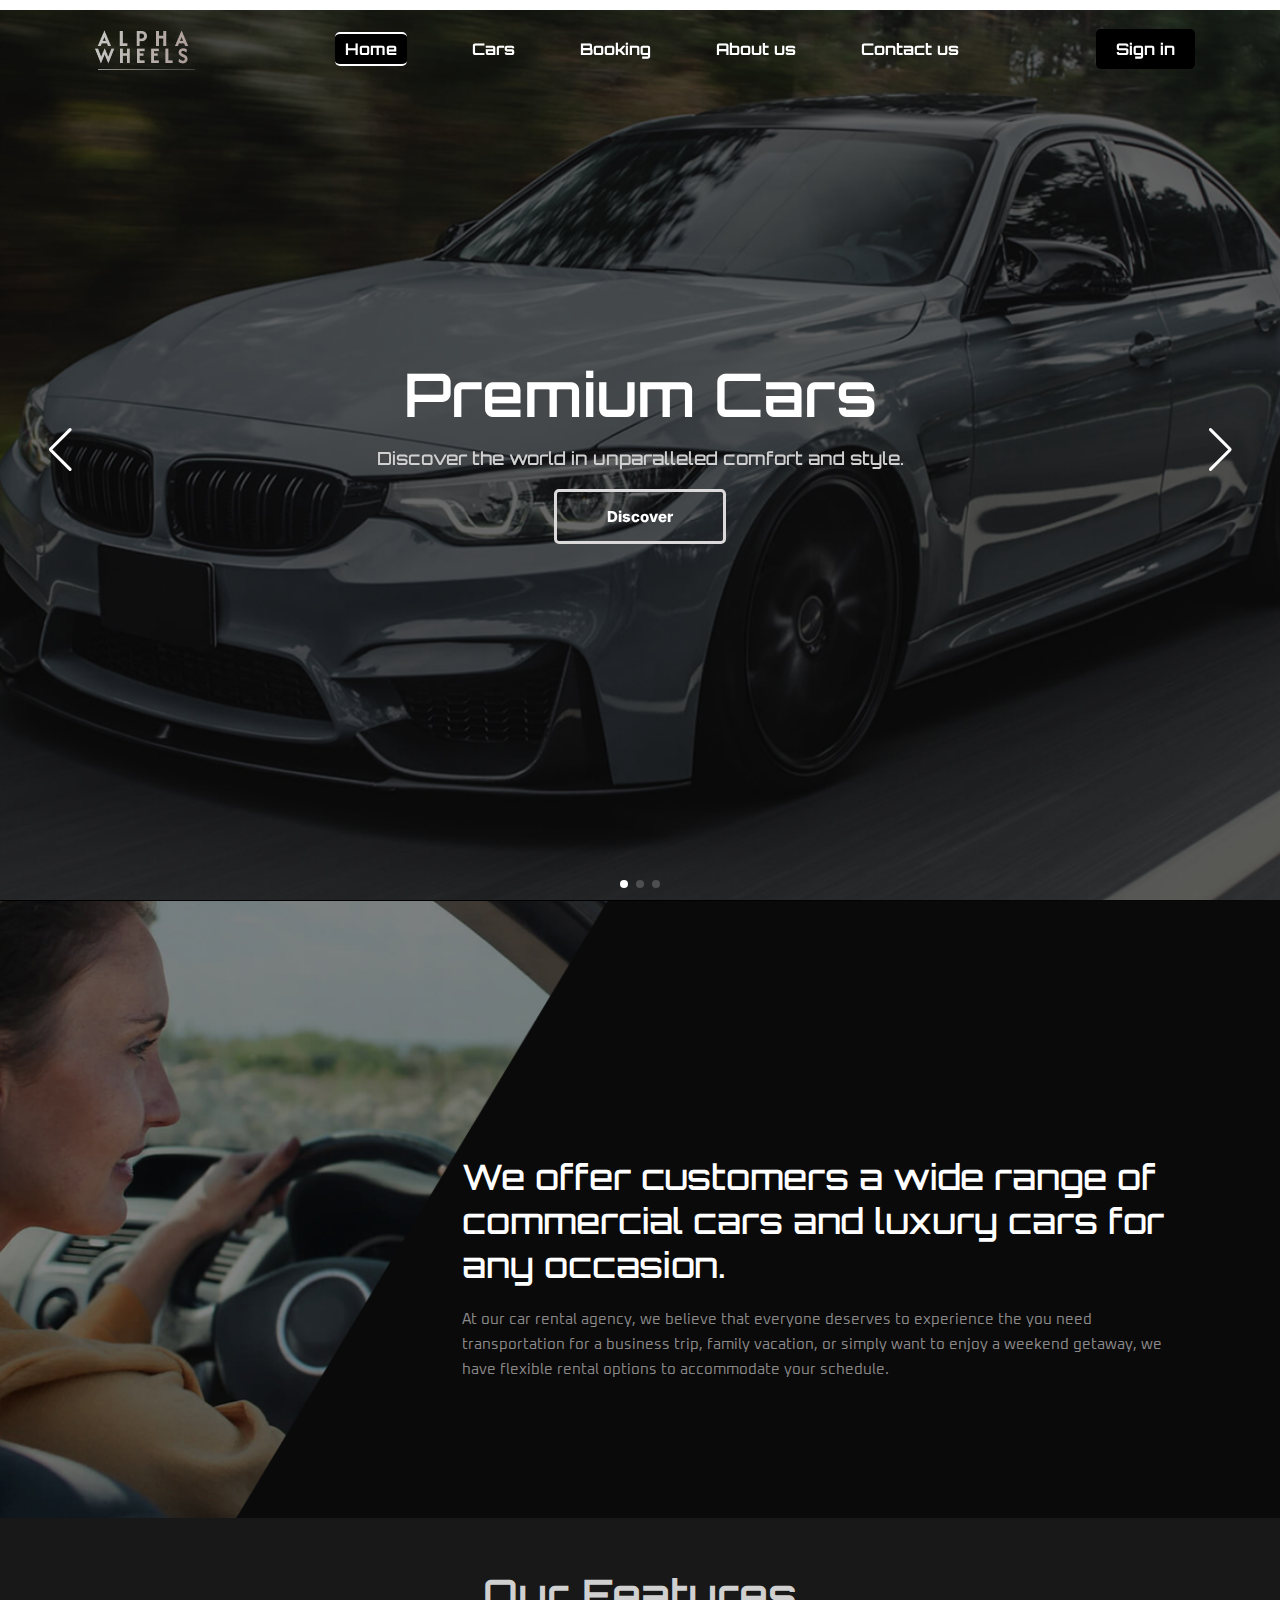
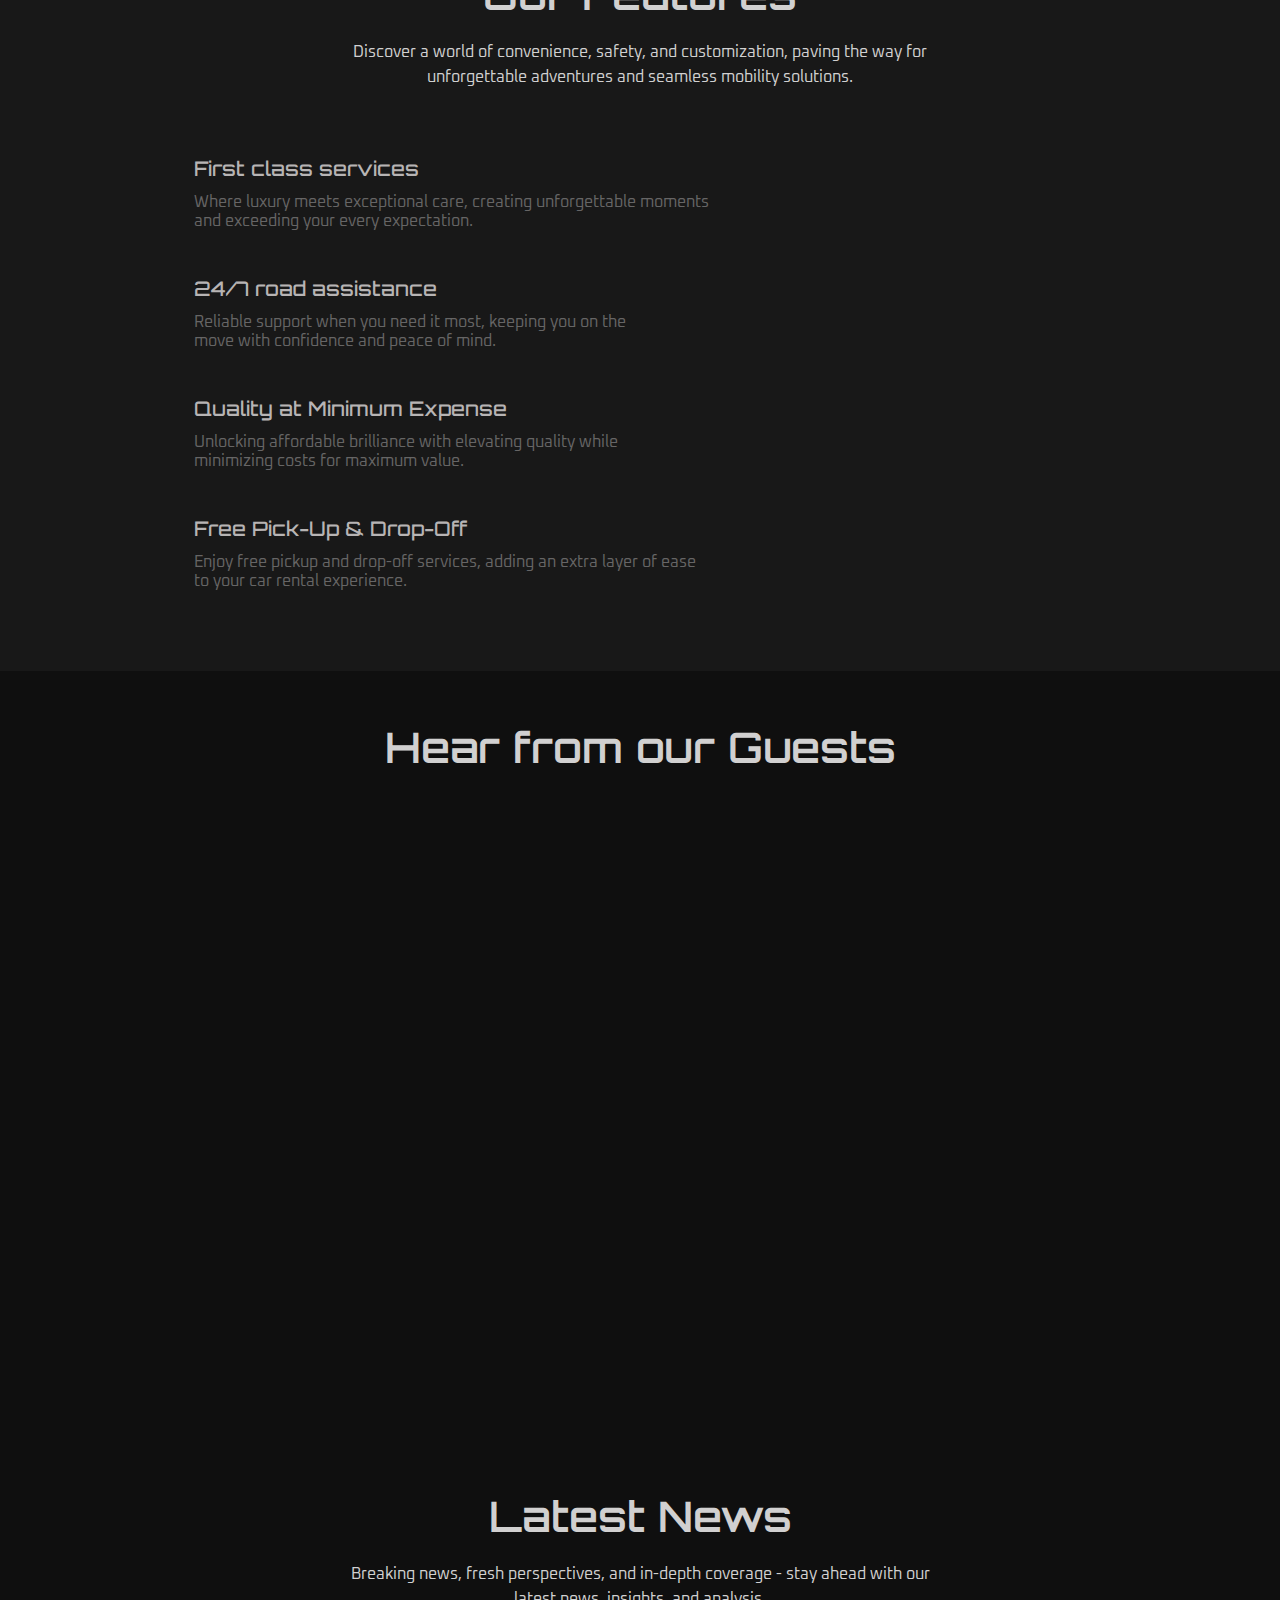
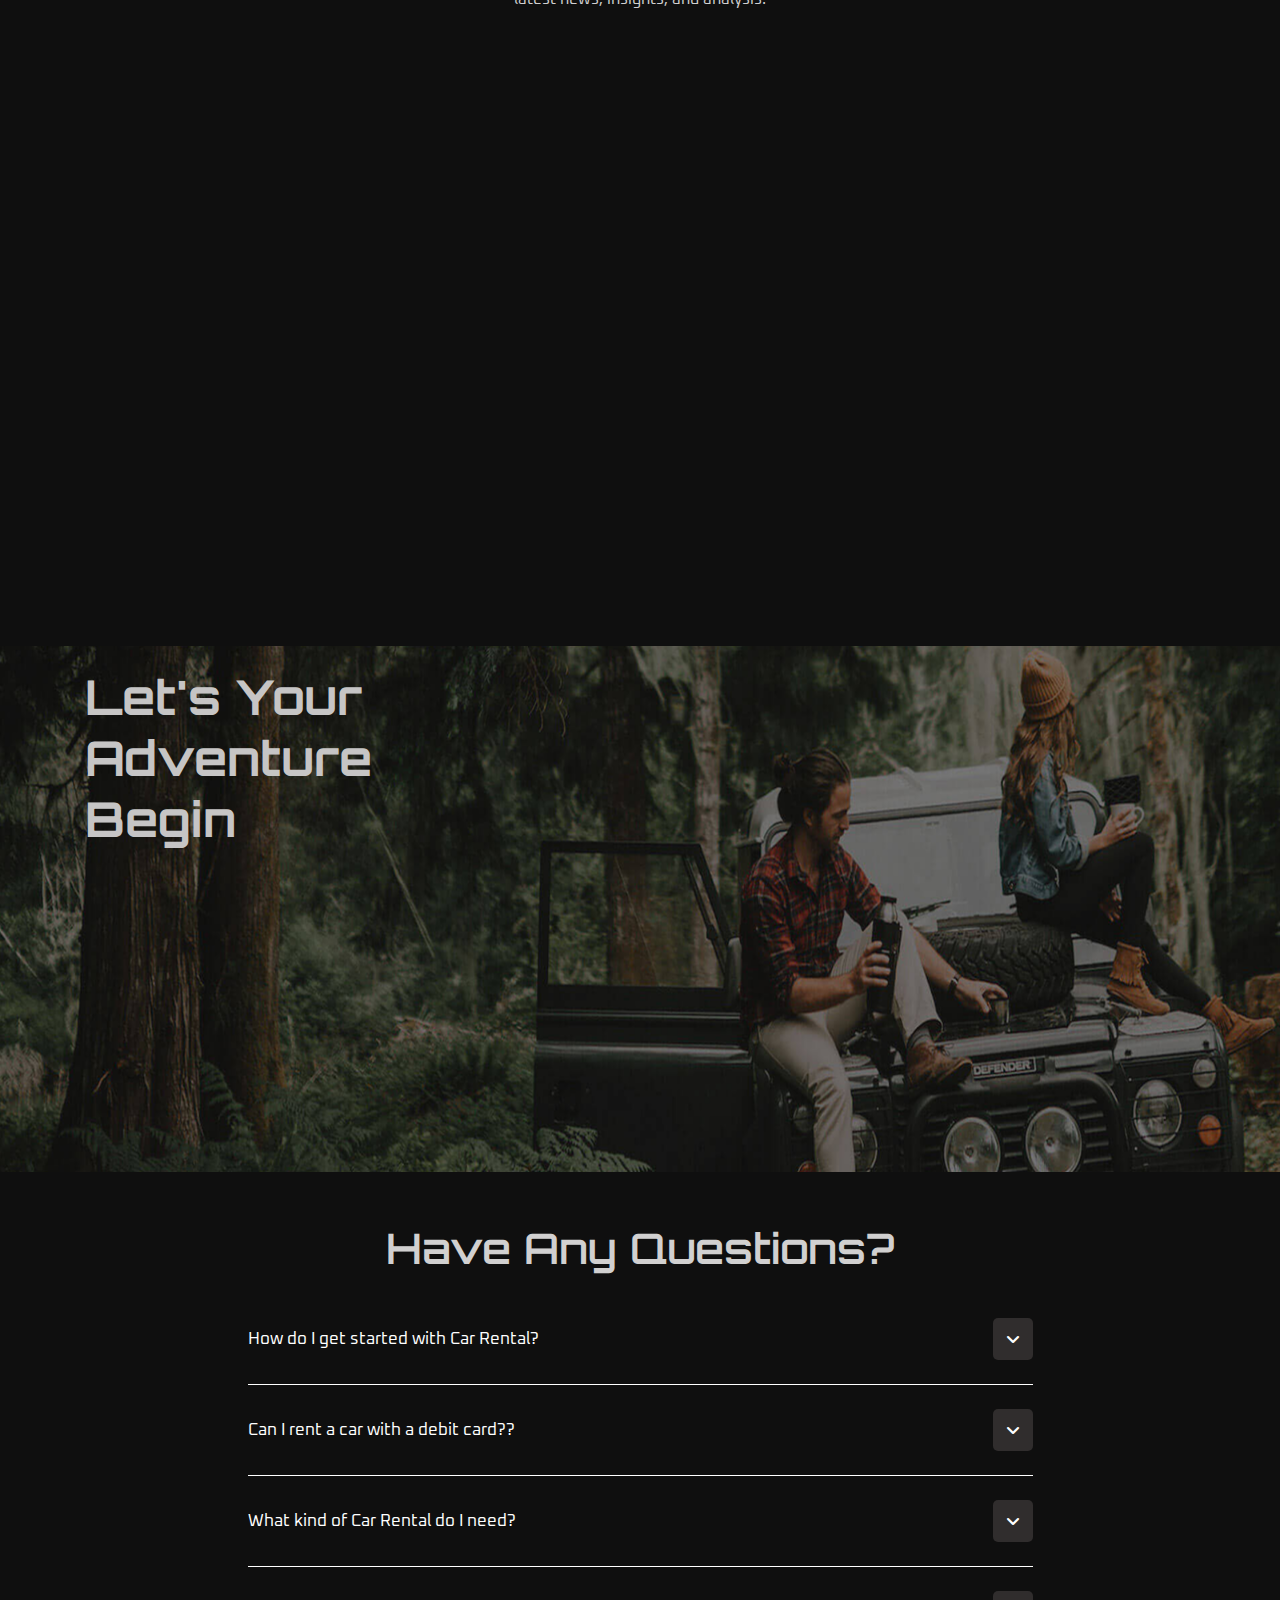
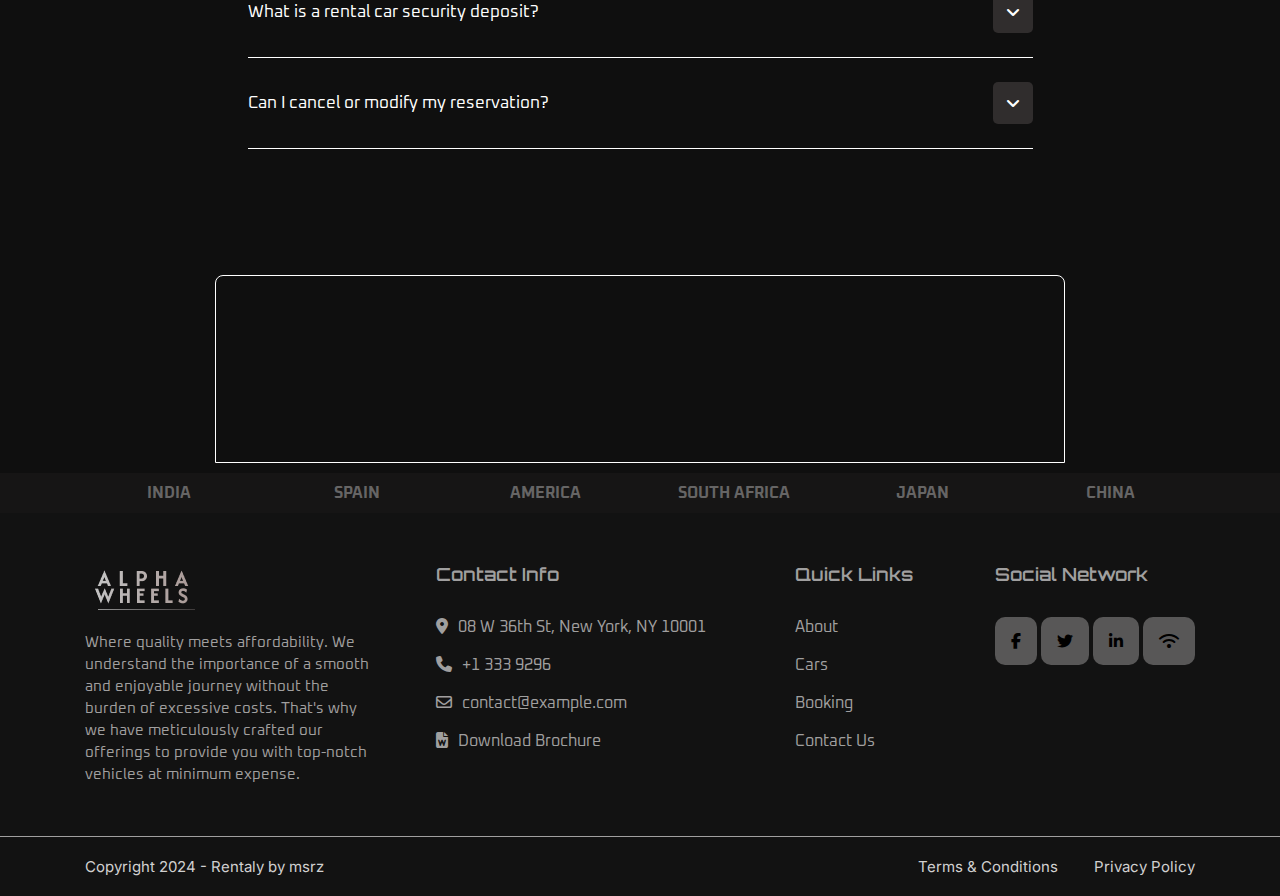
<file: index.html>
<!DOCTYPE html>
<html lang="en">
<head>
    <meta charset="UTF-8">
    <meta name="viewport" content="width=device-width, initial-scale=1.0">
<!---------------------------------------------------fav icon link---------------------------------->
<link rel="icon" type="image/x-icon" href="./img/fav.png">
<!--------------------------------------------------font awesome cdn---------------------------->
<link rel="stylesheet" href="https://cdnjs.cloudflare.com/ajax/libs/font-awesome/6.7.2/css/all.min.css" integrity="sha512-Evv84Mr4kqVGRNSgIGL/F/aIDqQb7xQ2vcrdIwxfjThSH8CSR7PBEakCr51Ck+w+/U6swU2Im1vVX0SVk9ABhg==" crossorigin="anonymous" referrerpolicy="no-referrer" />
<!---------------------------------------------------------aos link--------------------------------------->
<link href="https://unpkg.com/aos@2.3.1/dist/aos.css" rel="stylesheet">
<!--------------------------------------Link Swiper's CSS--------------------------------->
<link rel="stylesheet" href="https://cdn.jsdelivr.net/npm/swiper@11/swiper-bundle.min.css"/>
<!----------------------------------------------------css link-------------------------->
<link rel="stylesheet" href="./css/style.css">
<title>ALPHA CAR</title>
</head>
<body>
    <!---------------------------------------------------start header-------------------------------->
    <header>
    <!--------------------------------------------------- start navbar------------------------------->
    <nav class="navbar">
            <div class="container">
                <div class="nav-all">
                    <div class="nav-logo">
                        <a href="#"><figure><img src="./img/nav-logo.png" alt="#"></figure></a>
                    </div>
                    <div class="nav-menu">
                        <ul>
                            <li><a href="#Home" class="active">Home</a></li>
                            <li><a href="./car.html">Cars</a></li>
                            <li><a href="./booking.html">Booking</a></li>
                            <li><a href="./abt.html">About us</a></li>
                            <li><a href="./abt.html #client">Contact us</a></li>
                        </ul>
                    </div>
                    <div class="sign-in">
                        <a href="./form.html">Sign in</a>
                    </div>
                </div>
                <div class="toggler" id="toggler">
                    <i  class="fa-solid fa-angle-down"></i>
                </div>
            </div>
    </nav>
    <!------------------------------------------------------- end navbar---------------------------------->
    </header>
    <!-----------------------------------end header------------------------------>
    <!------------------------------------------------start main-------------------------------->
    <main>
    <!-------------------------------------------------start banner--------------------------->
    <section class="banner" id="Home">
  <div class="swiper mySwiper">
    <div class="swiper-wrapper">
      <div class="swiper-slide">
        <div class="cantainer">
            <div class="row">
                <div class="ban-all">
                    <h1>Premium Cars</h1>
                    <p>Discover the world in unparalleled comfort and style.</p>
                    <a href="banner-btn">Discover</a>
                </div>
            </div>
        </div>
      </div>
      <div class="swiper-slide">
        <div class="cantainer">
            <div class="row">
                <div class="ban-all">
                    <h1>Luxury Car</h1>
                    <p>Discover the world in unparalleled comfort and style.</p>
                    <a href="banner-btn">Discover</a>
                </div>
            </div>
        </div>
      </div>
      <div class="swiper-slide">
        <div class="cantainer">
            <div class="row">
                <div class="ban-all">
                    <h1>Sports Car</h1>
                    <p>Discover the world in unparalleled comfort and style.</p>
                    <a href="banner-btn">Discover</a>
                </div>
            </div>
        </div>
      </div>

    </div>
    <div class="swiper-button-next"></div>
    <div class="swiper-button-prev"></div>
    <div class="swiper-pagination"></div>
  </div>
    </section>
    <!----------------------------------------end banner---------------------------------------------------->
    <!------------------------------------------------start counting---------------------------->
    <section class="counting" id="About us">
            <div class="container">
                <div class="row">
                    <div class="counting-all">
                            <figure>
                                <img src="./img/counting-img.png" alt="#" data-aos="fade-right" data-aos-offset="300" data-aos-easing="ease-in-sine">
                            </figure>
                        <p>We offer customers a wide range of commercial cars and luxury cars for any occasion.</p>
                        <p>At our car rental agency, we believe that everyone deserves to experience the you need transportation for a business trip, family vacation, or simply want to enjoy a weekend getaway, we have flexible rental options to accommodate your schedule.</p>
                    </div>
                </div>
                <div class="counting-layout">
                    <div class="card" data-aos="flip-down" data-aos-duration="2000">
                        <figure>
                            <img src="./img/c-card-1.png" alt="#">
                        </figure>
                        <p>Completed Orders</p>
                    </div>
                    <div class="card" data-aos="flip-down" data-aos-duration="3000">
                        <figure>
                            <img src="./img/c-card-2.png" alt="#">
                        </figure>
                        <p>Happy Customers</p>
                    </div>
                    <div class="card" data-aos="flip-down" data-aos-duration="4000">
                        <figure>
                            <img src="./img/c-card-3.png" alt="#">
                        </figure>
                        <p>Vehicles Fleet</p>
                    </div>
                    <div class="card" data-aos="flip-down" data-aos-duration="5000">
                        <figure>
                            <img src="./img/c-card-4.png" alt="#">
                        </figure>
                        <p>Years Experience</p>
                    </div>

                </div>
            </div>
    </section>
    <!-----------------------------------------------end counting---------------------------------------->
    <!------------------------------------------------------start our features------------------------------------------>
    <section class="our-features section-padding" id="About us">
            <div class="container">
                <div class="row">
                    <div class="heading">
                        <h2>Our Features</h2>
                        <p>Discover a world of convenience, safety, and customization, paving the way for
                            unforgettable adventures and seamless mobility solutions.</p>
                    </div>
                </div>
                    <div class="feature-all">
                        <div class="part-1">
                            <div class="f-card">
                                <figure>
                                    <img src="./img/f-1.png" alt="#" data-aos="zoom-in">
                                </figure>
                                <div class="f-content">
                                    <p>First class services</p>
                                    <p>Where luxury meets exceptional care, creating unforgettable moments and exceeding your every expectation.</p>
                                </div>
                            </div>

                            <div class="f-card">
                                <figure>
                                    <img src="./img/f-2.png" alt="#" data-aos="zoom-in">
                                </figure>
                                <div class="f-content">
                                    <p>24/7 road assistance</p>
                                    <p>Reliable support when you need it most, keeping you on the move with confidence and peace of mind.</p>
                                </div>
                            </div>


                            <div class="f-card">
                                <figure>
                                    <img src="./img/f-3.png" alt="#" data-aos="zoom-in">
                                </figure>
                                <div class="f-content">
                                    <p>Quality at Minimum Expense</p>
                                    <p>Unlocking affordable brilliance with elevating quality while minimizing costs for maximum value.</p>
                                </div>
                            </div>

                            <div class="f-card">
                                <figure>
                                    <img src="./img/f-4.png" alt="#" data-aos="zoom-in">
                                </figure>
                                <div class="f-content">
                                    <p>Free Pick-Up & Drop-Off</p>
                                    <p>Enjoy free pickup and drop-off services, adding an extra layer of ease to your car rental experience.</p>
                                </div>
                            </div>
                        </div>

                        <div class="part-2">
                            <figure >
                                <img src="./img/f-main.png" alt="#" data-aos="fade-down">
                            </figure>
                        </div>
                    </div>
            </div>
    </section>
    <!----------------------------------------------------------end our features--------------------------------->
    <!------------------------------------------start guest---------------------------->
    <section class="guest section-padding">
        <div class="container">
            <div class="row">
                <div class="heading">
                    <h2>Hear from our Guests</h2>
                </div>
                <div class="guest-layout">
                    <div class="g-card" data-aos="flip-up" data-aos-duration="3000">
                        <figure>
                            <img src="./img/guest-1.png" alt="#">
                        </figure>
                        <div class="g-content">
                            <p>Stepanie Hutchkiss</p>
                            <a href="bt"><img src="./img/coma.png" alt=""></a>
                            <p>I have been using Rentaly for my Car Rental needs for over 5 years now. I have never had any problems with their service.</p>
                        </div>
                    </div>


                    <div class="g-card" data-aos="zoom-in">
                        <figure>
                            <img src="./img/guest-2.png" alt="#">
                        </figure>
                        <div class="g-content">
                            <p>Stepanie Hutchkiss</p>
                            <a href="bt"><img src="./img/coma.png" alt=""></a>
                            <p>We have been using Rentaly for our trips needs for several years now and have always been happy with their service. </p>
                        </div>
                    </div>


                    <div class="g-card" data-aos="flip-down" data-aos-duration="3000">
                        <figure>
                            <img src="./img/guest-3.png" alt="#">
                        </figure>
                        <div class="g-content">
                            <p>Stepanie Hutchkiss</p>
                            <a href="bt"><img src="./img/coma.png" alt=""></a>
                            <p>Endorsed by industry experts, Rentaly is the Car Rental solution you can trust. With years of experience , reliable and secure Car Rental services.</p>
                        </div>
                    </div>
                </div>
            </div>
        </div>
    </section>
    <!---------------------------------------------------------------end guest------------------------------>
    <!-----------------------------------------------------------start news--------------------------------->
    <section class="news section-padding">
        <div class="container">
            <div class="row">
                <div class="heading">
                    <h2>Latest News</h2>
                    <p>Breaking news, fresh perspectives, and in-depth coverage - stay ahead with our
                        latest news, insights, and analysis.</p>
                </div>
                <div class="news-layout">
                    <div class="news-card" data-aos="flip-up" data-aos-duration="3000">
                        <figure>
                            <img src="./img/news-1.png" alt="">
                        </figure>
                        <div class="news-box">
                            <h3>10</h3>
                            <p>MAR</p>
                        </div>
                        <div class="news-content">
                            <p>Enjoy Best Travel Experience</p>
                            <p>Traveling is an enriching experience that
                                allows us to explore new destinations,
                                immerse ourselves in different cultures,
                                and create lifelong memories.</p>
                                <a href="bt">Read More</a>
                        </div>
                    </div>


                    <div class="news-card" data-aos="flip-down" data-aos-duration="2000">
                        <figure>
                            <img src="./img/news-2.png" alt="">
                        </figure>
                        <div class="news-box">
                            <h3>12</h3>
                            <p>MAR</p>
                        </div>
                        <div class="news-content">
                            <p>The Future of Car Rent</p>
                            <p>Traveling is an enriching experience that
                                allows us to explore new destinations,
                                immerse ourselves in different cultures,
                                and create lifelong memories.</p>
                                <a href="bt">Read More</a>
                        </div>
                    </div>


                    <div class="news-card" data-aos="flip-up" data-aos-duration="3000">
                        <figure>
                            <img src="./img/news-3.png" alt="">
                        </figure>
                        <div class="news-box">
                            <h3>14</h3>
                            <p>MAR</p>
                        </div>
                        <div class="news-content">
                            <p>The Future of Car Rent</p>
                            <p>Traveling is an enriching experience that
                                allows us to explore new destinations,
                                immerse ourselves in different cultures,
                                and create lifelong memories.</p>
                                <a href="bt">Read More</a>
                        </div>
                    </div>
                </div>
            </div>
        </div>
    </section>
    <!-------------------------------------------------------start adventure------------------------------->
    <section class="adventure">
        <div class="container">
            <div class="adventure-all">
                <div class="adventure-head">
                    <h2>Let's Your Adventure Begin</h2>
                </div>
                    <div class="adventure-part" data-aos="fade-down" data-aos-duration="1000">
                        <figure>
                            <img src="./img/a-1.png" alt="#">
                        </figure>
                        <div class="adventure-content" >
                            <p>First class services</p>
                            <p>Where luxury meets exceptional care, creating unforgettable moments and exceeding your every expectation.</p>
                        </div>
                    </div>
                    <div class="adventure-part" data-aos="fade-down" data-aos-duration="2000">
                        <figure>
                            <img src="./img/a-2.png" alt="#">
                        </figure>
                        <div class="adventure-content" >
                            <p>24/7 road assistance</p>
                            <p>Reliable support when you need it most, keeping you on the move with confidence and peace of mind.</p>
                        </div>
                    </div>
                <div class="adventure-part" data-aos="fade-down" data-aos-duration="3000">
                    <figure>
                        <img src="./img/a-3.png" alt="#">
                    </figure>
                    <div class="adventure-content" >
                        <p>Free Pick-Up & Drop-Off</p>
                        <p>Enjoy free pickup and drop-off services, adding an extra layer of ease to your car rental experience.</p>
                    </div>
                </div>
            </div>
                </div>
            </div>
        </div>
    </section>
    <!--------------------------------------------------end adventure---------------------------------------------->
    <!-------------------------------------------question----------------------------->
    <section class="question">
        <div class="container">
            <div class="row">
                <div class="heading">
                    <h2>Have Any Questions?</h2>
                </div>
                <div class="form">
                    <div class="form-box">
                        <div class="form-box-1-1">
                            <p>How do I get started with Car Rental?</p>
                            <i onclick="show(this)"class="fa-solid fa-angle-down"></i>
                        </div>
                        <div class="form-box-1-2">
                            <p>Yes</p>
                            <p>No</p>
                            <p>Another Question Message <span>(+91 07028064576)</span></p>
                        </div>
                    </div>

                    <div class="form-box">
                        <div class="form-box-1-1">
                            <p>Can I rent a car with a debit card??</p>
                            <i onclick="show(this)" class="fa-solid fa-angle-down"></i>
                        </div>
                        <div class="form-box-1-2">
                            <p>Yes</p>
                            <p>No</p>
                            <p>Another Question Message <span>(+91 07028064576)</span></p>
                        </div>
                    </div>

                    <div class="form-box">
                        <div class="form-box-1-1">
                            <p>What kind of Car Rental do I need?</p>
                            <i onclick="show(this)" class="fa-solid fa-angle-down"></i>
                        </div>
                        <div class="form-box-1-2">
                            <p>Yes</p>
                            <p>No</p>
                            <p>Another Question Message <span>(+91 07028064576)</span></p>
                        </div>
                    </div>

                    <div class="form-box">
                        <div class="form-box-1-1">
                            <p>What is a rental car security deposit?</p>
                            <i onclick="show(this)" class="fa-solid fa-angle-down"></i>
                        </div>
                        <div class="form-box-1-2">
                            <p>Yes</p>
                            <p>No</p>
                            <p>Another Question Message <span>(+91 07028064576)</span></p>
                        </div>
                    </div>

                    <div class="form-box">
                        <div class="form-box-1-1">
                            <p>Can I cancel or modify my reservation?</p>
                            <i onclick="show(this)" class="fa-solid fa-angle-down"></i>
                        </div>
                        <div class="form-box-1-2">
                            <p>Yes</p>
                            <p>No</p>
                            <p>Another Question Message <span>(+91 07028064576)</span></p>
                        </div>
                    </div>
                </div>
                <div class="question-bottom">
                    <div class="download-app" data-aos="fade-right" data-aos-duration="5000" >
                        
                        <h3>Download our apps to get the best experience</h3>
                        <div class="app-box">
                            <a href="#"><img src="./img/apple.png" alt=""></a>
                            <a href="#"><img src="./img/android.png" alt=""></a>
                            <div class="app-box-mini">
                                <p>Download the</p>
                                <p>App Today</p>
                            </div>
                            
                        </div>
                    </div>
                    <figure >
                        <img src="./img/q-bottom.png" alt="" data-aos="fade-down" data-aos-easing="linear" data-aos-duration="1500">
                    </figure>
                </div>
            </div>
        </div>
    </section>
    <!------------------------------------------end question-------------------------------------->
    <!---------------------------------------------------start city---------------------------------- -->
    <section class="city">
        <div class="container">
            <div class="all-city">
                <p>INDIA</p>
                <p>SPAIN</p>
                <p>AMERICA</p>
                <p>SOUTH AFRICA</p>
                <p>JAPAN</p>
                <p>CHINA</p>
            </div>
        </div>
    </section>
    <!----------------------------------------------end city------------------------------------------------------>
    </main>
    <!----------------------------------------start main------------------------------------------------>
     <!-----------------------------------------------start footer---------------------------------------------->
     <footer>
        <div class="top-footer section-padding" id="Contact us">
            <div class="container">
                <div class="ftr-all">
                    <div class="ftr-box">
                        <a href="#"><img src="./img/nav-logo.png" alt="#"></a>
                        <p>Where quality meets affordability. We
                            understand the importance of a smooth
                            and enjoyable journey without the burden
                            of excessive costs. That's why we have
                            meticulously crafted our offerings to
                            provide you with top-notch vehicles at
                            minimum expense.</p>
                    </div>

                    <div class="ftr-box">
                        <p>Contact Info</p>
                        <a href="#"><i class="fa-solid fa-location-dot"></i>08 W 36th St, New York, NY 10001</a>
                        <a href="#"><i class="fa-solid fa-phone"></i>+1 333 9296</a>
                        <a href="#"><i class="fa-regular fa-envelope"></i>contact@example.com</a>
                        <a href="#"><i class="fa-solid fa-file-word"></i>Download Brochure</a>
                    </div>

                    <div class="ftr-box">
                        <p>Quick Links</p>
                        <ul>
                            <li><a href="#About us">About</a></li>
                            <li><a href="./car.html">Cars</a></li>
                            <li><a href="./booking.html">Booking</a></li>
                            <li><a href="./abt.html #client">Contact Us</a></li>
                        </ul>
                    </div>

                    <div class="ftr-box">
                        <p>Social Network</p>
                        <div class="ftr-icon">
                            <i class="fa-brands fa-facebook-f"></i>
                            <i class="fa-brands fa-twitter"></i>
                            <i class="fa-brands fa-linkedin-in"></i>
                            <i class="fa-solid fa-wifi"></i>
                        </div>
                    </div>
                </div>
            </div>
        </div>
        <div class="bottom-ftr">
            <div class="container">
                <p>Copyright 2024 - Rentaly by msrz</p>
                <div class="right">
                    <p>Terms & Conditions</p>
                    <p>Privacy Policy</p>
                </div>
                
            </div>
        </div>

     </footer>
     <!--------------------------------------end footer------------------------------------------------->

    




















































<!--------------------------------------------------------my js link---------------------------------------------->
<script src="./js/script.js"></script>
 <!----------------------------------------------------aos js-------------------------------->

 <script src="https://unpkg.com/aos@2.3.1/dist/aos.js"></script>
 <script>
    AOS.init();
  </script>

<!--------------------------------swiper js------------------------------>
  <script src="https://cdn.jsdelivr.net/npm/swiper@11/swiper-bundle.min.js"></script>
<script>
    var swiper = new Swiper(".mySwiper", {
      spaceBetween: 30,
      loop:true,
      autoplay: {
        delay: 4000,
        pauseOnMouseEnter:true,
        disableOnInteraction: false,
      },
      pagination: {
        el: ".swiper-pagination",
        clickable: true,
      },
      navigation: {
        nextEl: ".swiper-button-next",
        prevEl: ".swiper-button-prev",
      },
    });
  </script>





  <!-- Initialize Swiper -->
  <!-- <script>
    var swiper = new Swiper(".mySwiper", {
      navigation: {
        nextEl: ".swiper-button-next",
        prevEl: ".swiper-button-prev",
      },
    });
  </script> -->
    
</body>
</html>
</file>
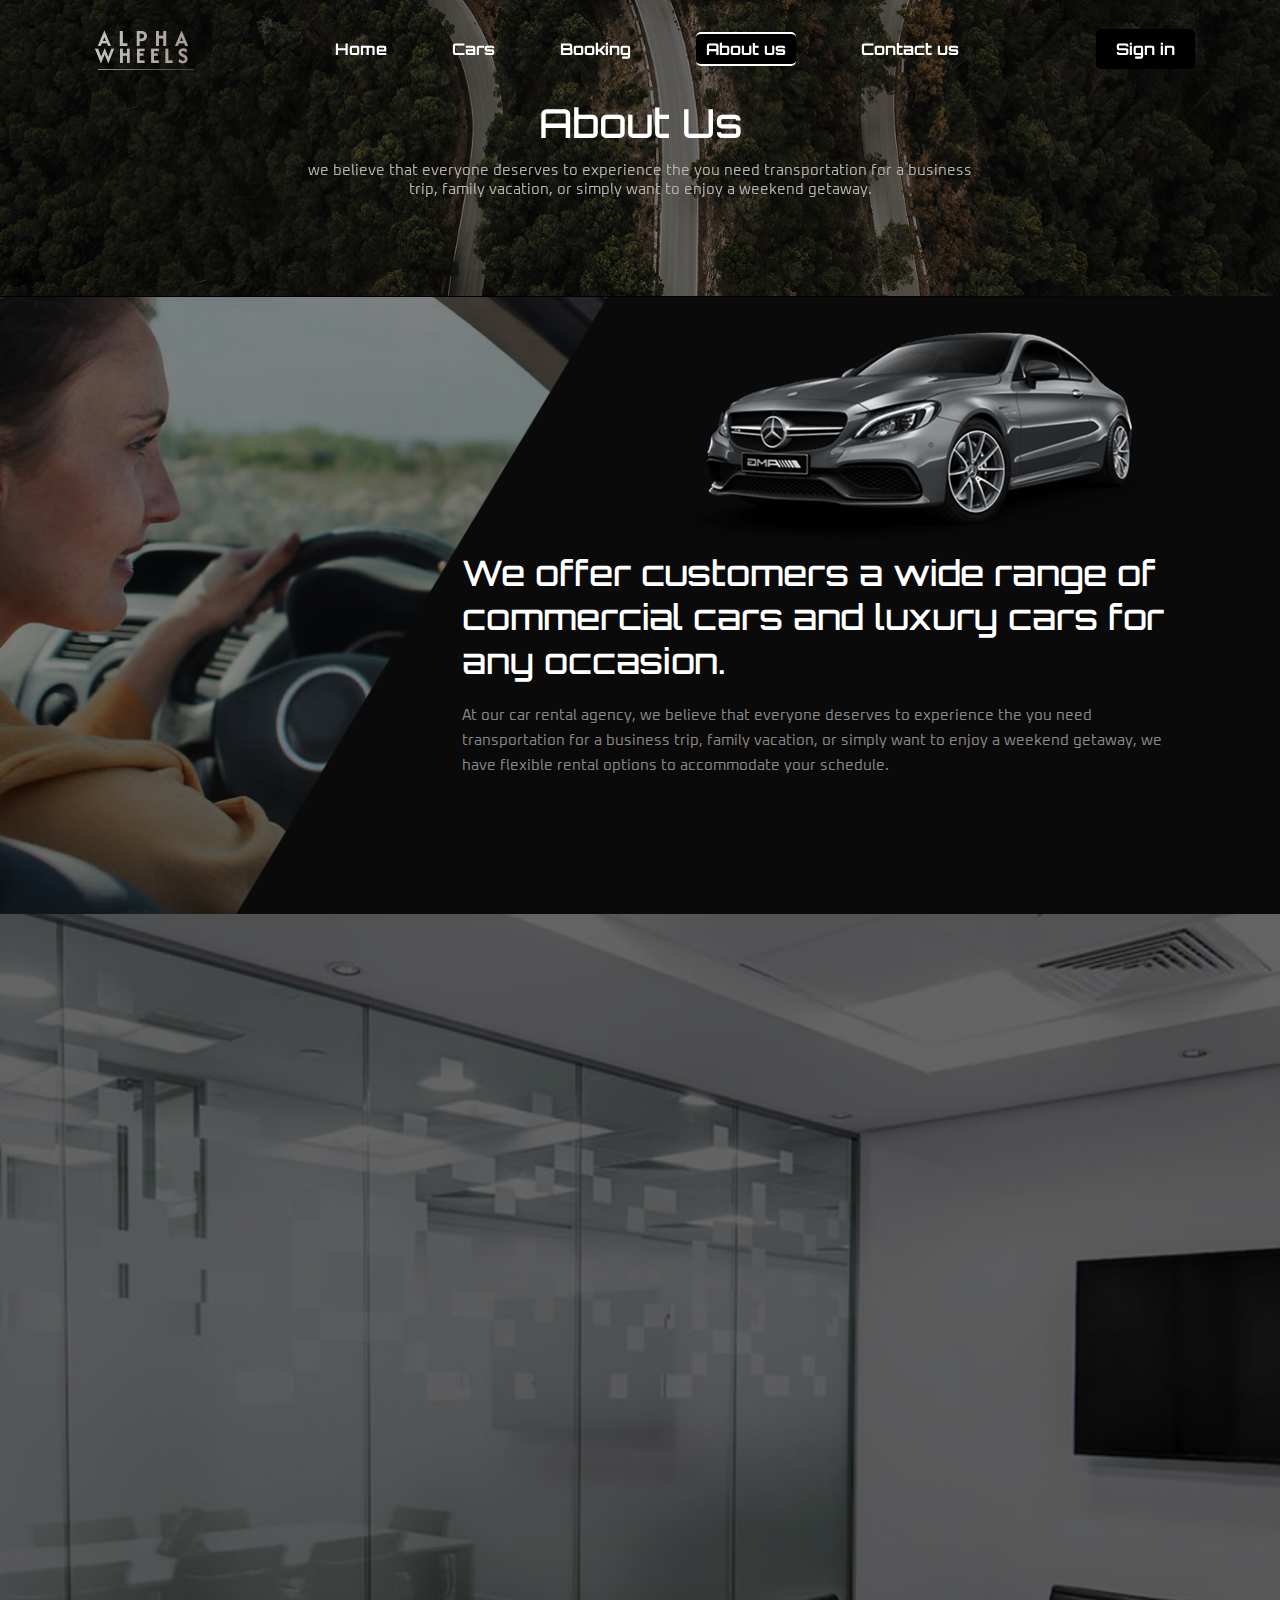
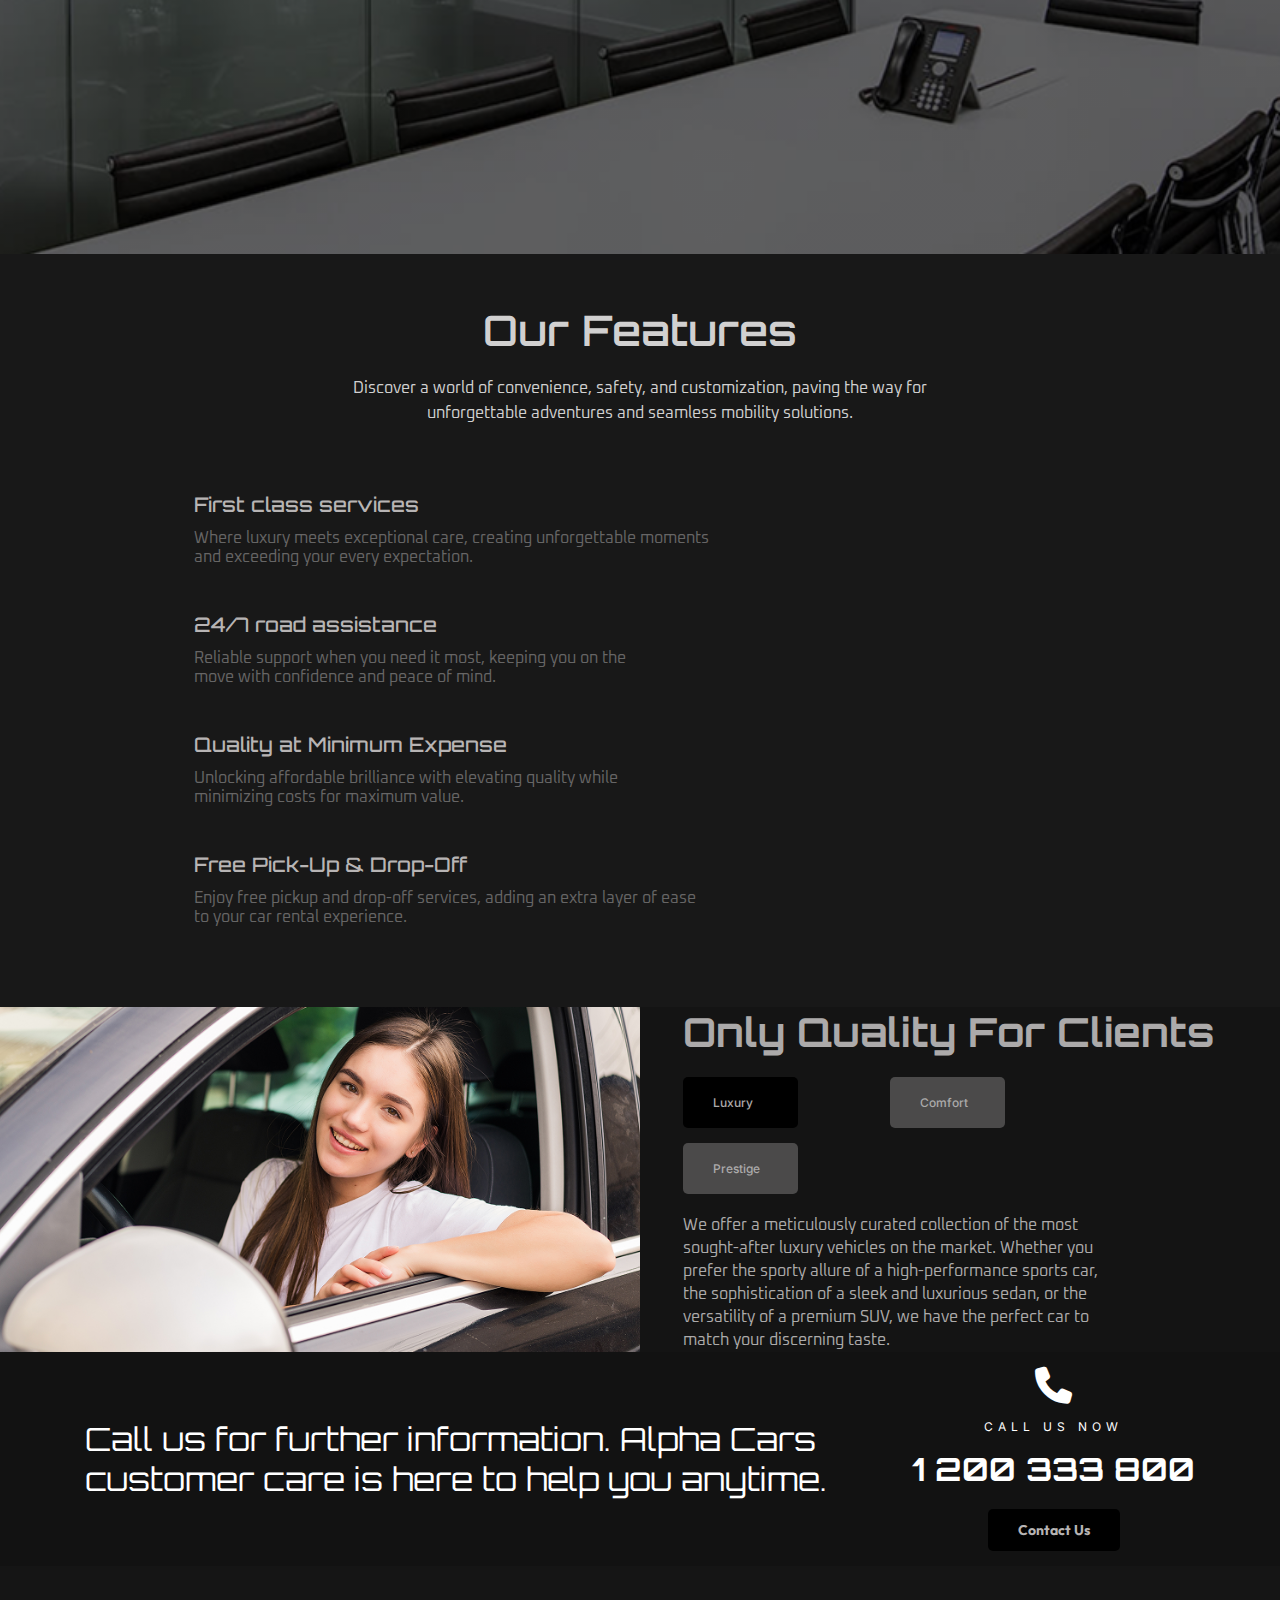
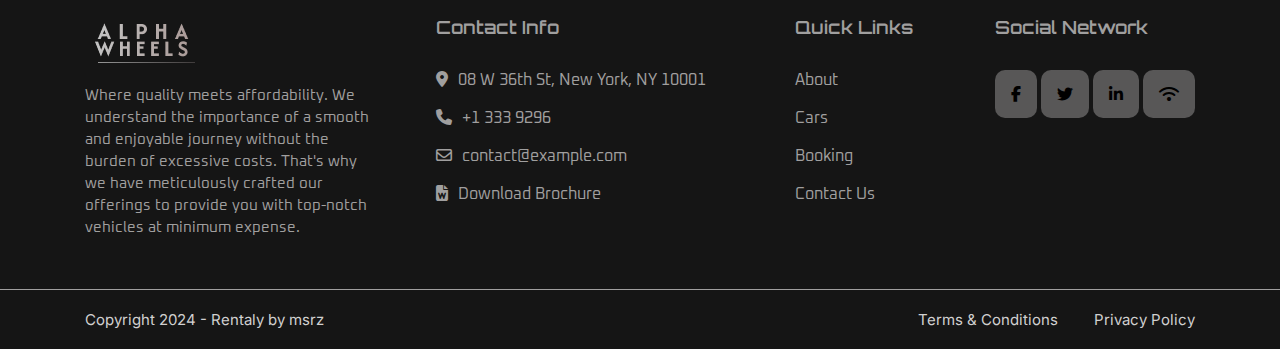
<file: abt.html>
<!DOCTYPE html>
<html lang="en">
<head>
    <meta charset="UTF-8">
    <meta name="viewport" content="width=device-width, initial-scale=1.0">
<!--------------------------------------------------font awesome cdn---------------------------->
<link rel="stylesheet" href="https://cdnjs.cloudflare.com/ajax/libs/font-awesome/6.7.2/css/all.min.css" integrity="sha512-Evv84Mr4kqVGRNSgIGL/F/aIDqQb7xQ2vcrdIwxfjThSH8CSR7PBEakCr51Ck+w+/U6swU2Im1vVX0SVk9ABhg==" crossorigin="anonymous" referrerpolicy="no-referrer" />
<!---------------------------------------------------------aos link--------------------------------------->
<link href="https://unpkg.com/aos@2.3.1/dist/aos.css" rel="stylesheet">
<!---------------------------------------------------fav icon link---------------------------------->
<link rel="icon" type="image/x-icon" href="./img/fav.png">
<!----------------------------------------------css link---------------------------------->
<link rel="stylesheet" href="./css/abt.css">
<title>ABOUT US</title>
</head>
<body>
    <!--------------------------------------------header-------------------------------->
    <header>
        <nav class="navbar">
            <div class="container">
                <div class="nav-all">
                    <div class="nav-logo">
                        <a href="#"><figure><img src="./img/nav-logo.png" alt="#"></figure></a>
                    </div>
                    <div class="nav-menu">
                        <ul>
                            <li><a href="./index.html">Home</a></li>
                            <li><a href="./car.html">Cars</a></li>
                            <li><a href="./booking.html">Booking</a></li>
                            <li><a href="#About us" class="active">About us</a></li>
                            <li><a href="#client">Contact us</a></li>
                        </ul>
                    </div>
                    <div class="sign-in">
                        <a href="./form.html">Sign in</a>
                    </div>
                </div>
                <div class="toggler" id="toggler">
                    <i  class="fa-solid fa-angle-down"></i>
                </div>
            </div>
        </nav>
        <!-----------------------------------------------end navbar------------------------------------------->
    </header>
    <!--------------------------------------------------------------end header--------------------------------------------->
    <!--------------------------------------------------------------start main------------------------------------->
    <main>
        <!---------------------------------------------------------------start banner------------------------------->
        <section class="banner">
            <div class="container">
                <div class="row">
                    <div class="ban-all" data-aos="fade-up"
                    data-aos-duration="3000">
                        <h1>About Us</h1>
                        <p>we believe that everyone deserves to experience the you need transportation for a business trip, family vacation, or simply want to enjoy a weekend getaway.</p>
                    </div>
                </div>
            </div>
        </section>
        <!------------------------------------end banner------------------------------->
        <!------------------------------------------------start counting---------------------------->
        <section class="counting" id="About us">
            <div class="container">
                <div class="row">
                    <div class="counting-all">
                            <figure>
                                <img src="./img/counting-img.png" alt="#" data-aos="fade-right" data-aos-offset="300" data-aos-easing="ease-in-sine">
                            </figure>
                        <p>We offer customers a wide range of commercial cars and luxury cars for any occasion.</p>
                        <p>At our car rental agency, we believe that everyone deserves to experience the you need transportation for a business trip, family vacation, or simply want to enjoy a weekend getaway, we have flexible rental options to accommodate your schedule.</p>
                    </div>
                </div>
                <div class="counting-layout">
                    <div class="card" data-aos="flip-down" data-aos-duration="1500">
                        <figure>
                            <img src="./img/c-card-1.png" alt="#">
                        </figure>
                        <p>Completed Orders</p>
                    </div>
                    <div class="card" data-aos="flip-down" data-aos-duration="1500">
                        <figure>
                            <img src="./img/c-card-2.png" alt="#">
                        </figure>
                        <p>Happy Customers</p>
                    </div>
                    <div class="card" data-aos="flip-down" data-aos-duration="1500">
                        <figure>
                            <img src="./img/c-card-3.png" alt="#">
                        </figure>
                        <p>Vehicles Fleet</p>
                    </div>
                    <div class="card" data-aos="flip-down" data-aos-duration="1500">
                        <figure>
                            <img src="./img/c-card-4.png" alt="#">
                        </figure>
                        <p>Years Experience</p>
                    </div>

                </div>
            </div>
        </section>
        <!-----------------------------------------------end counting---------------------------------------->
        <!------------------------------------------start directors------------------------------------>
        <section class="directors section-padding">
            <div class="container">
                <div class="row">
                    <div class="directors-all">
                        
                        <div class="d-card" data-aos="fade-up"
                        data-aos-duration="3000">
                            <figure>
                                <img src="./img/d-1.png" alt="">
                                <figcaption>
                                    <i class="fa-brands fa-facebook-f"></i>
                                    <i class="fa-brands fa-twitter"></i>
                                    <i class="fa-brands fa-linkedin-in"></i>
                                </figcaption>
                            </figure>
                            <div class="d-content">
                                <p>Fynley</p>
                                <p>Chief Creative Officer</p>
                            </div>
                        </div>


                        <div class="d-card" data-aos="fade-up"
                        data-aos-duration="3000">
                            <figure>
                                <img src="./img/d-2.png" alt="">
                                <figcaption>
                                    <i class="fa-brands fa-facebook-f"></i>
                                    <i class="fa-brands fa-twitter"></i>
                                    <i class="fa-brands fa-linkedin-in"></i>
                                </figcaption>
                            </figure>
                            <div class="d-content">
                                <p>Peter Welsh</p>
                                <p>Chief Technology Officer</p>
                            </div>
                        </div>


                        <div class="d-card"  data-aos="fade-down"
                        data-aos-easing="linear"
                        data-aos-duration="1500">
                            <figure>
                                <img src="./img/d-3.png" alt="">
                                <figcaption>
                                    <i class="fa-brands fa-facebook-f"></i>
                                    <i class="fa-brands fa-twitter"></i>
                                    <i class="fa-brands fa-linkedin-in"></i>
                                </figcaption>
                            </figure>
                            <div class="d-content">
                                <p>John Shepard</p>
                                <p>Chief Executive Officer</p>
                            </div>
                        </div>


                        <div class="d-card"  data-aos="fade-down"
                        data-aos-easing="linear"
                        data-aos-duration="1500">
                            <figure>
                                <img src="./img/d-4.png" alt="">
                                <figcaption>
                                    <i class="fa-brands fa-facebook-f"></i>
                                    <i class="fa-brands fa-twitter"></i>
                                    <i class="fa-brands fa-linkedin-in"></i>
                                </figcaption>
                            </figure>
                            <div class="d-content">
                                <p>Robyn Peel</p>
                                <p>Director of Finance</p>
                            </div>
                        </div>

                    </div>
                </div>
            </div>
        </section>
        <!------------------------------------------end directors-------------------------------------------->
        <section class="our-features section-padding" id="About us">
            <div class="container">
                <div class="row">
                    <div class="heading">
                        <h2>Our Features</h2>
                        <p>Discover a world of convenience, safety, and customization, paving the way for
                            unforgettable adventures and seamless mobility solutions.</p>
                    </div>
                </div>
                    <div class="feature-all">
                        <div class="part-1">
                            <div class="f-card">
                                <figure>
                                    <img src="./img/f-1.png" alt="#" data-aos="zoom-in">
                                </figure>
                                <div class="f-content">
                                    <p>First class services</p>
                                    <p>Where luxury meets exceptional care, creating unforgettable moments and exceeding your every expectation.</p>
                                </div>
                            </div>

                            <div class="f-card">
                                <figure>
                                    <img src="./img/f-2.png" alt="#" data-aos="zoom-in">
                                </figure>
                                <div class="f-content">
                                    <p>24/7 road assistance</p>
                                    <p>Reliable support when you need it most, keeping you on the move with confidence and peace of mind.</p>
                                </div>
                            </div>


                            <div class="f-card">
                                <figure>
                                    <img src="./img/f-3.png" alt="#" data-aos="zoom-in">
                                </figure>
                                <div class="f-content">
                                    <p>Quality at Minimum Expense</p>
                                    <p>Unlocking affordable brilliance with elevating quality while minimizing costs for maximum value.</p>
                                </div>
                            </div>

                            <div class="f-card">
                                <figure>
                                    <img src="./img/f-4.png" alt="#" data-aos="zoom-in">
                                </figure>
                                <div class="f-content">
                                    <p>Free Pick-Up & Drop-Off</p>
                                    <p>Enjoy free pickup and drop-off services, adding an extra layer of ease to your car rental experience.</p>
                                </div>
                            </div>
                        </div>

                        <div class="part-2">
                            <figure >
                                <img src="./img/f-main.png" alt="#" data-aos="fade-down">
                            </figure>
                        </div>
                    </div>
            </div>
        </section>
        <!------------------------------------------end features--------------------->
        <!---------------------------------------start client-------------------------------->
        <section class="client" id="client">
            <div class="client-all">
                <figure>
                    <img src="./img/client.png" alt="#">
                </figure>
                <div class="c-content">
                    <h2>Only Quality For Clients</h2>
                    <div class="content-box">
                        <p>Luxury</p>
                        <p>Comfort</p>
                        <p>Prestige</p>
                    </div>
                    <samp>
                        We offer a meticulously curated collection of the most sought-after
                        luxury vehicles on the market. Whether you prefer the sporty allure of
                        a high-performance sports car, the sophistication of a sleek and
                        luxurious sedan, or the versatility of a premium SUV, we have the
                        perfect car to match your discerning taste.
                    </samp>
                </div>
            </div>
            <div class="container">
                <div class="contact-all">
                    <samp>Call us for further information. Alpha Cars customer care is here to help you anytime.</samp>
                    <div class="number">
                        <i class="fa-solid fa-phone"></i>
                        <p>CALL US NOW</p>
                        <p>1 200 333 800</p>
                        <a href="#">Contact Us</a>
                    </div>
                </div>
            </div>
        </section>
        <!------------------------------------------------------end client---------------------------------------->
    </main>
    <!--------------------------------------------------------end main----------------------------------------->
    <footer>
        <div class="top-footer section-padding" id="Contact us">
            <div class="container">
                <div class="ftr-all">
                    <div class="ftr-box">
                        <a href="./index.html"><img src="./img/nav-logo.png" alt="#"></a>
                        <p>Where quality meets affordability. We
                            understand the importance of a smooth
                            and enjoyable journey without the burden
                            of excessive costs. That's why we have
                            meticulously crafted our offerings to
                            provide you with top-notch vehicles at
                            minimum expense.</p>
                    </div>

                    <div class="ftr-box">
                        <p>Contact Info</p>
                        <a href="#"><i class="fa-solid fa-location-dot"></i>08 W 36th St, New York, NY 10001</a>
                        <a href="#"><i class="fa-solid fa-phone"></i>+1 333 9296</a>
                        <a href="#"><i class="fa-regular fa-envelope"></i>contact@example.com</a>
                        <a href="#"><i class="fa-solid fa-file-word"></i>Download Brochure</a>
                    </div>

                    <div class="ftr-box">
                        <p>Quick Links</p>
                        <ul>
                            <li><a href="#">About</a></li>
                            <li><a href="#">Cars</a></li>
                            <li><a href="#">Booking</a></li>
                            <li><a href="#">Contact Us</a></li>
                        </ul>
                    </div>

                    <div class="ftr-box">
                        <p>Social Network</p>
                        <div class="ftr-icon">
                            <i class="fa-brands fa-facebook-f"></i>
                            <i class="fa-brands fa-twitter"></i>
                            <i class="fa-brands fa-linkedin-in"></i>
                            <i class="fa-solid fa-wifi"></i>
                        </div>
                    </div>
                </div>
            </div>
        </div>
        <div class="bottom-ftr">
            <div class="container">
                <p>Copyright 2024 - Rentaly by msrz</p>
                <div class="right">
                    <p>Terms & Conditions</p>
                    <p>Privacy Policy</p>
                </div>
                
            </div>
        </div>

     </footer>
     <!------------------------------------------------------end footer------------------------------>



































     <!--------------------------------------------------------my js link---------------------------------------------->
<script src="./js/script.js"></script>
<!----------------------------------------------------aos js-------------------------------->

<script src="https://unpkg.com/aos@2.3.1/dist/aos.js"></script>
<script>
   AOS.init();
 </script>
</body>
</html>
</file>
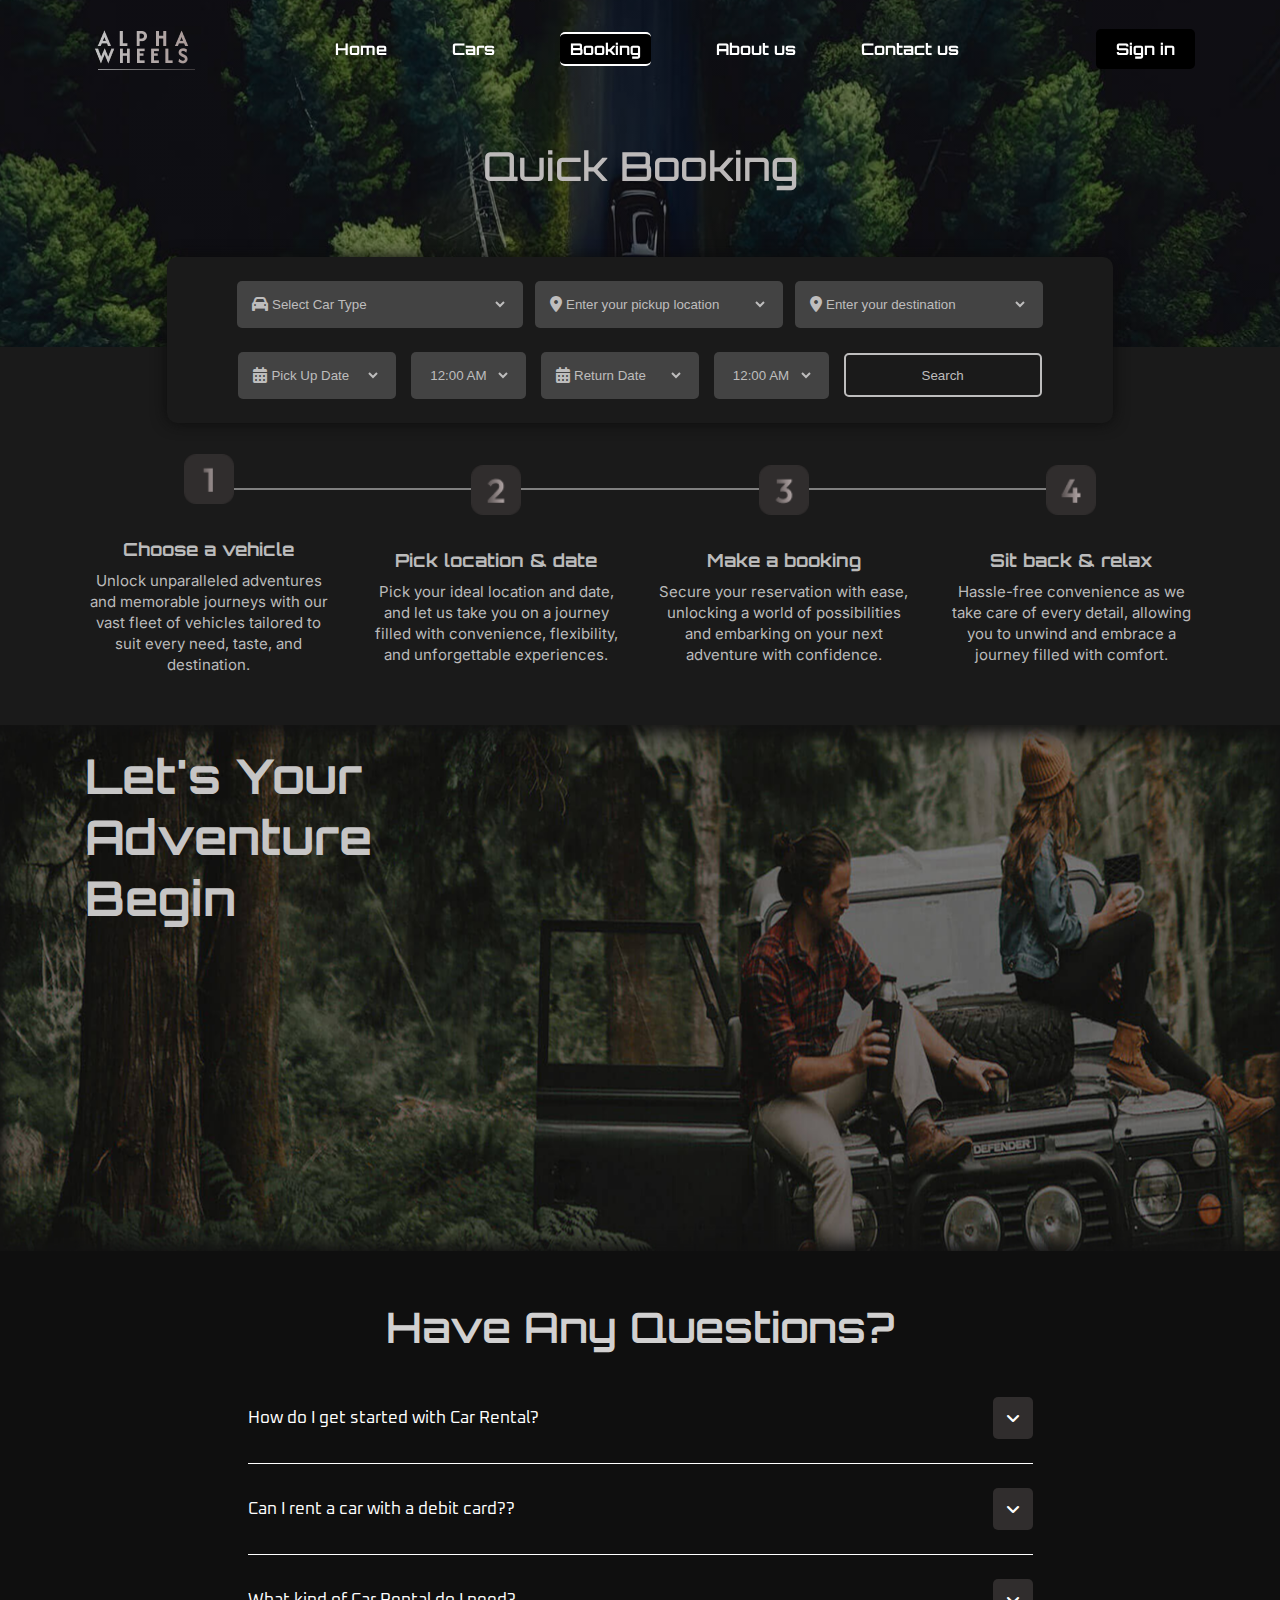
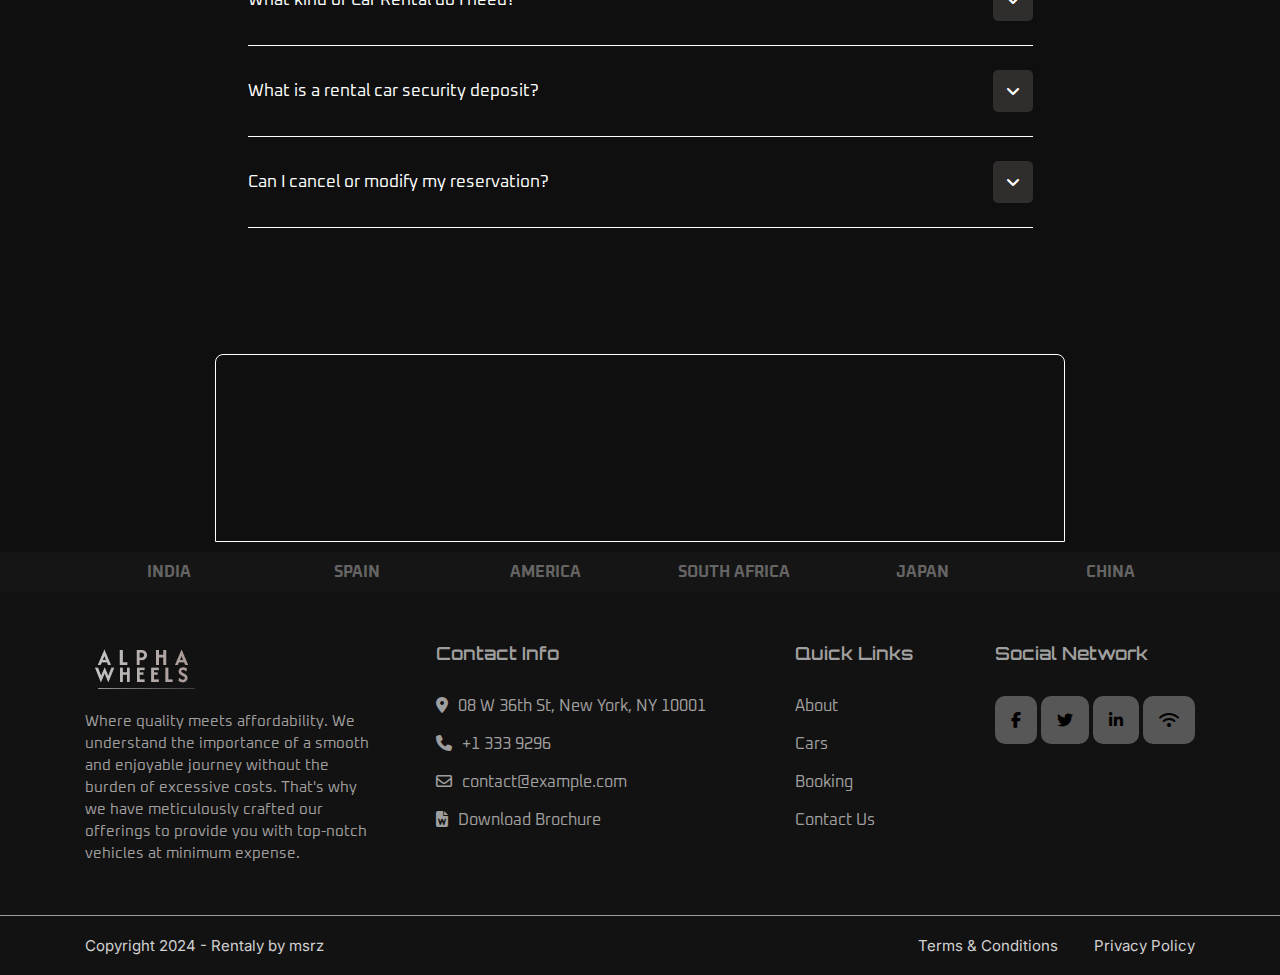
<file: booking.html>
<!DOCTYPE html>
<html lang="en">
<head>
    <meta charset="UTF-8">
    <meta name="viewport" content="width=device-width, initial-scale=1.0">
    <!---------------------------------------------------fav icon link---------------------------------->
<link rel="icon" type="image/x-icon" href="./img/fav.png">
    <!---------------------------------------------------------aos link--------------------------------------->
<link href="https://unpkg.com/aos@2.3.1/dist/aos.css" rel="stylesheet">
    <!--------------------------------------------------font awesome cdn---------------------------->
<link rel="stylesheet" href="https://cdnjs.cloudflare.com/ajax/libs/font-awesome/6.7.2/css/all.min.css" integrity="sha512-Evv84Mr4kqVGRNSgIGL/F/aIDqQb7xQ2vcrdIwxfjThSH8CSR7PBEakCr51Ck+w+/U6swU2Im1vVX0SVk9ABhg==" crossorigin="anonymous" referrerpolicy="no-referrer" />
    <!-------------------csss link------------------------------->
    <link rel="stylesheet" href="./css/booking.css">
    <title>ALPHA BOOKING</title>
</head>
<body>
        <!---------------------------------------------------start header-------------------------------->
        <header>
            <!--------------------------------------------------- start navbar------------------------------->
            <nav class="navbar">
                <div class="container">
                    <div class="nav-all">
                        <div class="nav-logo">
                            <a href="#"><figure><img src="./img/nav-logo.png" alt="#"></figure></a>
                        </div>
                        <div class="nav-menu">
                            <ul>
                                <li><a href="./index.html">Home</a></li>
                                <li><a href="./car.html">Cars</a></li>
                                <li><a href="#Booking" class="active">Booking</a></li>
                                <li><a href="./abt.html">About us</a></li>
                                <li><a href="#Contact us">Contact us</a></li>
                            </ul>
                        </div>
                        <div class="sign-in">
                            <a href="./form.html">Sign in</a>
                        </div>
                    </div>
                    <div class="toggler" id="toggler">
                        <i  class="fa-solid fa-angle-down"></i>
                    </div>
                </div>
            </nav>
            <!------------------------------------------------------- end navbar---------------------------------->
        </header>
        <!-----------------------------------end header------------------------------>
        <!------------------------------------------start main------------------------------------>
        <main>
        <!-------------------------------------start banner-------------------------->
        <section class="banner">
            <div class="container">
                <div class="row">
                    <div class="ban-all" data-aos="fade-up"
                    data-aos-duration="3000">
                        <h1>Quick Booking</h1>
                        <a href="#" onclick="booknow()">Book Now</a>
                    </div>
                    <div class="banner-form">
                        <a href="#" onclick="submit()">Submit</a>
                        <form class="booking-form" action="#" method="GET">
            
                            <div class="form-row">
                                <div class="input-container">
                                    <i class="fa-solid fa-car"></i>
                                    <select name="car-type">
                                        <option value="" disabled selected>Select Car Type</option>
                                        <option value="sedan">Sedan</option>
                                        <option value="suv">SUV</option>
                                        <option value="luxury">Luxury</option>
                                        <option value="van">Van</option>
                                    </select>
                                </div>
                    
                                <div class="input-container">
                                    <i class="fas fa-map-marker-alt"></i>
                                    <select name="car-type">
                                        <option value="" disabled selected>Enter your pickup location</option>
                                        <option value="sedan">Location-1</option>
                                        <option value="suv">Location-2</option>
                                        <option value="luxury">Location-3</option>
                                        <option value="van">Location-4</option>
                                    </select>
                                </div>
                    
                                <div class="input-container">
                                    <i class="fas fa-map-marker-alt"></i>
                                    <select name="car-type">
                                        <option value="" disabled selected>Enter your destination</option>
                                        <option value="sedan">Destination-1</option>
                                        <option value="suv">Destination-2</option>
                                        <option value="luxury">Destination-3</option>
                                        <option value="van">Destination-4</option>
                                    </select>
                                </div>
                            </div>
                    
                            <div class="form-row-2">
                                <div class="input-container">
                                    <i class="fas fa-calendar-alt"></i>
                                    <select name="car-type">
                                        <option value="" disabled selected>Pick Up Date </option>
                                        <option value="sedan">Date-1</option>
                                        <option value="suv">Date-2</option>
                                        <option value="luxury">Date-3</option>
                                        <option value="van">Date-4</option>
                                    </select>
                                </div>
                    
                                <div class="input-container">
                                    <select name="car-type">
                                        <option value="" disabled selected>12:00 AM</option>
                                        <option value="sedan">Time-1</option>
                                        <option value="suv">Time-2</option>
                                        <option value="luxury">Time-3</option>
                                        <option value="van">Time-4</option>
                                    </select>
                                </div>
                    
                                <div class="input-container">
                                    <i class="fas fa-calendar-alt"></i>
                                    <select name="car-type">
                                        <option value="" disabled selected>Return Date</option>
                                        <option value="sedan">Date-1</option>
                                        <option value="suv">Date-2</option>
                                        <option value="luxury">Date-3</option>
                                        <option value="van">Date-4</option>
                                    </select>
                                </div>
                    
                                <div class="input-container">
                                    <select name="car-type">
                                        <option value="" disabled selected>12:00 AM</option>
                                        <option value="sedan">Time-1</option>
                                        <option value="suv">Time-2</option>
                                        <option value="luxury">Time-3</option>
                                        <option value="van">Time-4</option>
                                    </select>
                                </div>
                    
                                <div class="input-container">
                                    <input type="submit" class="search-btn" value="Search">
                                </div>
                            </div>
                        </form>
                    </div>
                </div>
            </div>
        </section>
        <!---------------------------------------------end banner------------------------------------>
        <!--------------------------------------------start 1-2-3-4--------------------->
        <section class="one-four section-padding">
            <div class="container">
                <div class="row">
                    <div class="steps-container">

                        <div class="step">
                            <figure>
                                <img src="./img/1.png" alt="Step 1" data-aos="flip-left" data-aos-duration="1500">
                            </figure>
                            <h3>Choose a vehicle</h3>
                            <p>Unlock unparalleled adventures and memorable journeys with our vast fleet of vehicles tailored to suit every need, taste, and destination.</p>
                        </div>
                
                        <div class="step">
                            <figure>
                                <img src="./img/2.png" alt="Step 2" data-aos="flip-left" data-aos-duration="1500">
                            </figure>
                            <h3>Pick location & date</h3>
                            <p>Pick your ideal location and date, and let us take you on a journey filled with convenience, flexibility, and unforgettable experiences.</p>
                        </div>
                
                        <div class="step">
                            <figure>
                                <img src="./img/3.png" alt="Step 3" data-aos="flip-right" data-aos-duration="1500">
                            </figure>
                            <h3>Make a booking</h3>
                            <p>Secure your reservation with ease, unlocking a world of possibilities and embarking on your next adventure with confidence.</p>
                        </div>
                
                        <div class="step third-step">
                            <figure>
                                <img src="./img/4.png" alt="Step 4" data-aos="flip-right" data-aos-duration="1500">
                            </figure>
                            <h3>Sit back & relax</h3>
                            <p>Hassle-free convenience as we take care of every detail, allowing you to unwind and embrace a journey filled with comfort.</p>
                        </div>
                
                    </div>
                
                </div>
            </div>
        </section>
        <!-------------------------------end 1-2-3-4------------------------->
        <!----------------------------------start adventure------------------------------------->
        <section class="adventure">
            <div class="container">
                <div class="adventure-all">
                    <div class="adventure-head">
                        <h2>Let's Your Adventure Begin</h2>
                    </div>
                        <div class="adventure-part" data-aos="fade-down" data-aos-duration="1000">
                            <figure>
                                <img src="./img/a-1.png" alt="#">
                            </figure>
                            <div class="adventure-content" >
                                <p>First class services</p>
                                <p>Where luxury meets exceptional care, creating unforgettable moments and exceeding your every expectation.</p>
                            </div>
                        </div>
                        <div class="adventure-part" data-aos="fade-down" data-aos-duration="2000">
                            <figure>
                                <img src="./img/a-2.png" alt="#">
                            </figure>
                            <div class="adventure-content" >
                                <p>24/7 road assistance</p>
                                <p>Reliable support when you need it most, keeping you on the move with confidence and peace of mind.</p>
                            </div>
                        </div>
                    <div class="adventure-part" data-aos="fade-down" data-aos-duration="3000">
                        <figure>
                            <img src="./img/a-3.png" alt="#">
                        </figure>
                        <div class="adventure-content" >
                            <p>Free Pick-Up & Drop-Off</p>
                            <p>Enjoy free pickup and drop-off services, adding an extra layer of ease to your car rental experience.</p>
                        </div>
                    </div>
                </div>
                    </div>
                </div>
            </div>
        </section>
        <!---------------------------------------------------------------end adventure------------------------------------->
        <!-------------------------------------------question----------------------------->
    <section class="question">
        <div class="container">
            <div class="row">
                <div class="heading">
                    <h2>Have Any Questions?</h2>
                </div>
                <div class="form">
                    <div class="form-box">
                        <div class="form-box-1-1">
                            <p>How do I get started with Car Rental?</p>
                            <i onclick="show(this)"class="fa-solid fa-angle-down"></i>
                        </div>
                        <div class="form-box-1-2">
                            <p>Yes</p>
                            <p>No</p>
                            <p>Another Question Message <span>(+91 07028064576)</span></p>
                        </div>
                    </div>

                    <div class="form-box">
                        <div class="form-box-1-1">
                            <p>Can I rent a car with a debit card??</p>
                            <i onclick="show(this)" class="fa-solid fa-angle-down"></i>
                        </div>
                        <div class="form-box-1-2">
                            <p>Yes</p>
                            <p>No</p>
                            <p>Another Question Message <span>(+91 07028064576)</span></p>
                        </div>
                    </div>

                    <div class="form-box">
                        <div class="form-box-1-1">
                            <p>What kind of Car Rental do I need?</p>
                            <i onclick="show(this)" class="fa-solid fa-angle-down"></i>
                        </div>
                        <div class="form-box-1-2">
                            <p>Yes</p>
                            <p>No</p>
                            <p>Another Question Message <span>(+91 07028064576)</span></p>
                        </div>
                    </div>

                    <div class="form-box">
                        <div class="form-box-1-1">
                            <p>What is a rental car security deposit?</p>
                            <i onclick="show(this)" class="fa-solid fa-angle-down"></i>
                        </div>
                        <div class="form-box-1-2">
                            <p>Yes</p>
                            <p>No</p>
                            <p>Another Question Message <span>(+91 07028064576)</span></p>
                        </div>
                    </div>

                    <div class="form-box">
                        <div class="form-box-1-1">
                            <p>Can I cancel or modify my reservation?</p>
                            <i onclick="show(this)" class="fa-solid fa-angle-down"></i>
                        </div>
                        <div class="form-box-1-2">
                            <p>Yes</p>
                            <p>No</p>
                            <p>Another Question Message <span>(+91 07028064576)</span></p>
                        </div>
                    </div>
                </div>
                <div class="question-bottom">
                    <div class="download-app" data-aos="fade-right" data-aos-duration="5000" >
                        
                        <h3>Download our apps to get the best experience</h3>
                        <div class="app-box">
                            <a href="#"><img src="./img/apple.png" alt=""></a>
                            <a href="#"><img src="./img/android.png" alt=""></a>
                            <div class="app-box-mini">
                                <p>Download the</p>
                                <p>App Today</p>
                            </div>
                            
                        </div>
                    </div>
                    <figure >
                        <img src="./img/q-bottom.png" alt="" data-aos="fade-down" data-aos-easing="linear" data-aos-duration="1500">
                    </figure>
                </div>
            </div>
        </div>
    </section>
    <!------------------------------------------end question-------------------------------------->
        <!---------------------------------------------------start city---------------------------------- -->
        <section class="city">
            <div class="container">
                <div class="all-city">
                    <p>INDIA</p>
                    <p>SPAIN</p>
                    <p>AMERICA</p>
                    <p>SOUTH AFRICA</p>
                    <p>JAPAN</p>
                    <p>CHINA</p>
                </div>
            </div>
        </section>
        <!----------------------------------------------end city------------------------------------------------------>
        </main>
             <!-----------------------------------------------start footer---------------------------------------------->
     <footer>
        <div class="top-footer section-padding" id="Contact us">
            <div class="container">
                <div class="ftr-all">
                    <div class="ftr-box">
                        <a href="#"><img src="./img/nav-logo.png" alt="#"></a>
                        <p>Where quality meets affordability. We
                            understand the importance of a smooth
                            and enjoyable journey without the burden
                            of excessive costs. That's why we have
                            meticulously crafted our offerings to
                            provide you with top-notch vehicles at
                            minimum expense.</p>
                    </div>

                    <div class="ftr-box">
                        <p>Contact Info</p>
                        <a href="#"><i class="fa-solid fa-location-dot"></i>08 W 36th St, New York, NY 10001</a>
                        <a href="#"><i class="fa-solid fa-phone"></i>+1 333 9296</a>
                        <a href="#"><i class="fa-regular fa-envelope"></i>contact@example.com</a>
                        <a href="#"><i class="fa-solid fa-file-word"></i>Download Brochure</a>
                    </div>

                    <div class="ftr-box">
                        <p>Quick Links</p>
                        <ul>
                            <li><a href="#">About</a></li>
                            <li><a href="#">Cars</a></li>
                            <li><a href="#">Booking</a></li>
                            <li><a href="#">Contact Us</a></li>
                        </ul>
                    </div>

                    <div class="ftr-box">
                        <p>Social Network</p>
                        <div class="ftr-icon">
                            <i class="fa-brands fa-facebook-f"></i>
                            <i class="fa-brands fa-twitter"></i>
                            <i class="fa-brands fa-linkedin-in"></i>
                            <i class="fa-solid fa-wifi"></i>
                        </div>
                    </div>
                </div>
            </div>
        </div>
        <div class="bottom-ftr">
            <div class="container">
                <p>Copyright 2024 - Rentaly by msrz</p>
                <div class="right">
                    <p>Terms & Conditions</p>
                    <p>Privacy Policy</p>
                </div>
                
            </div>
        </div>

     </footer>
     <!--------------------------------------end footer------------------------------------------------->


        











     <!--------------------------------------------------------my js link---------------------------------------------->
<script src="./js/script.js"></script>
<!----------------------------------------------------aos js-------------------------------->

<script src="https://unpkg.com/aos@2.3.1/dist/aos.js"></script>
<script>
   AOS.init();
 </script>
    
</body>
</html>
</file>
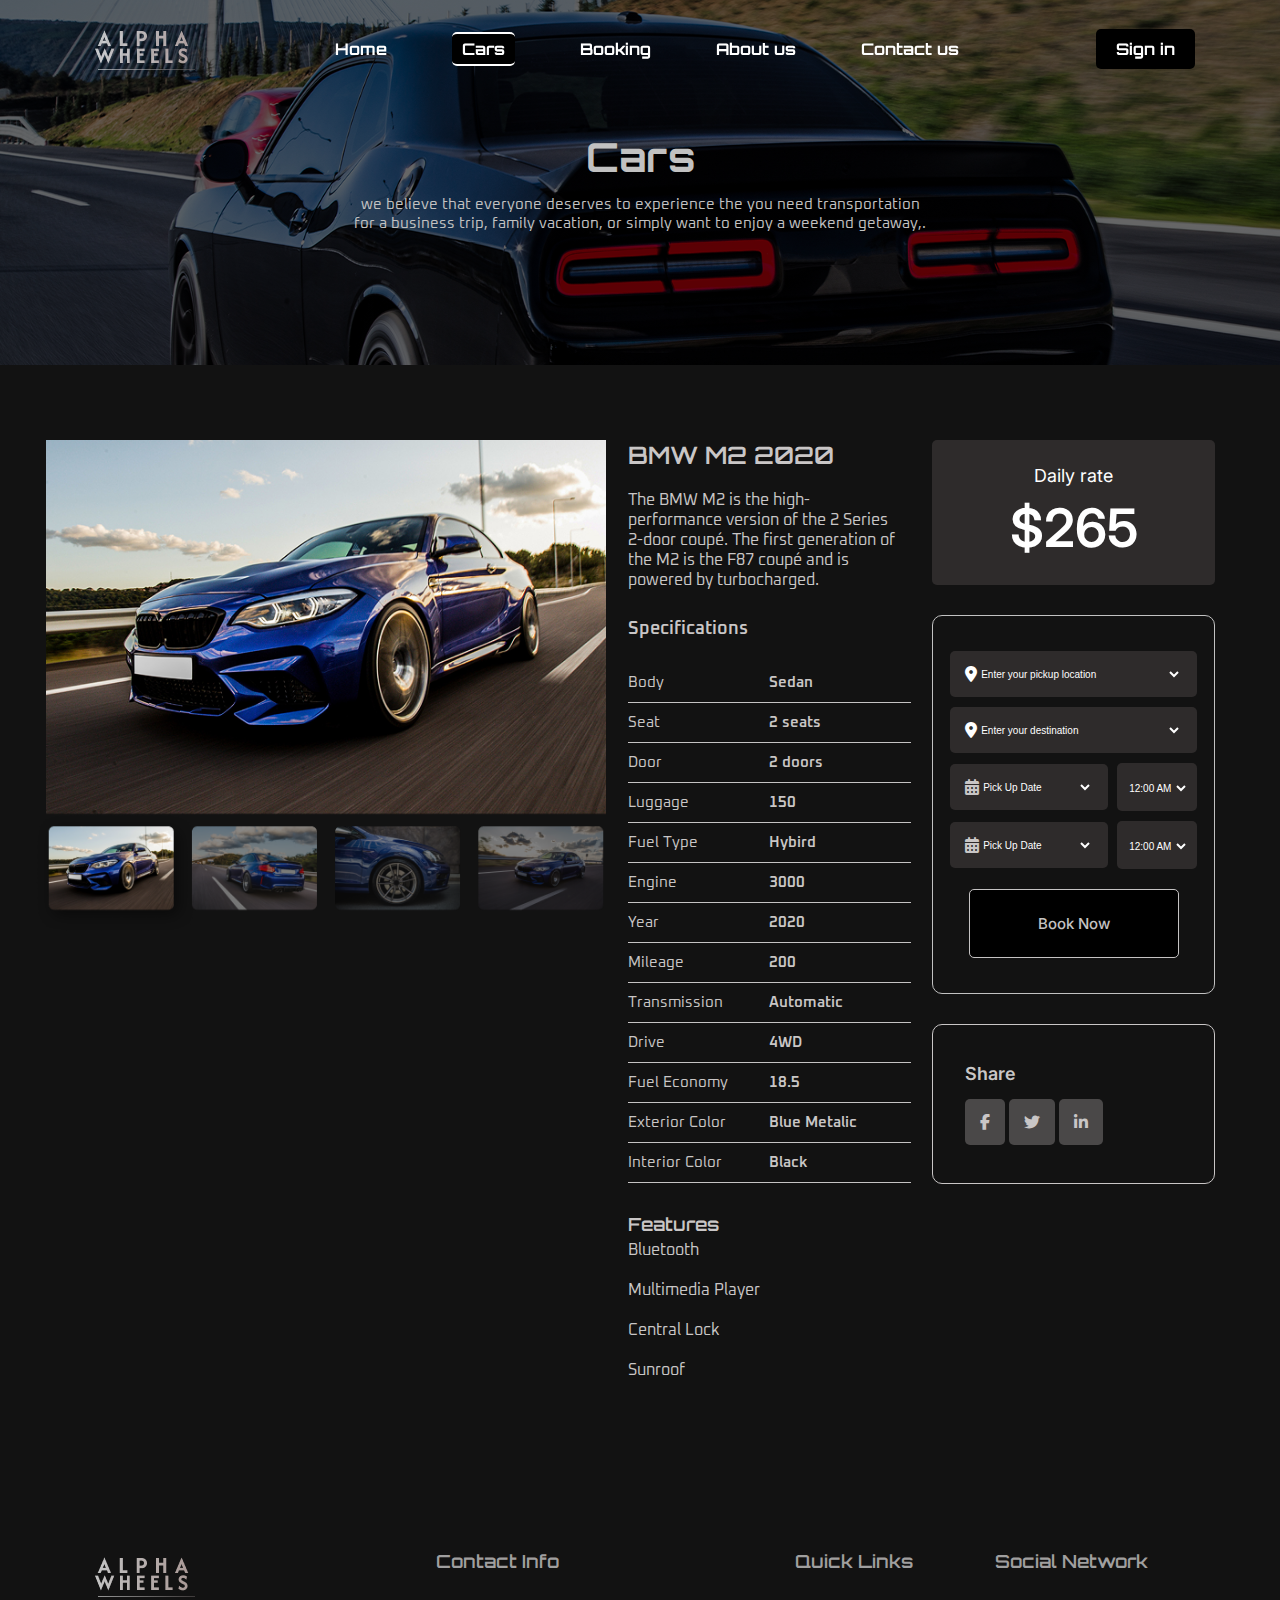
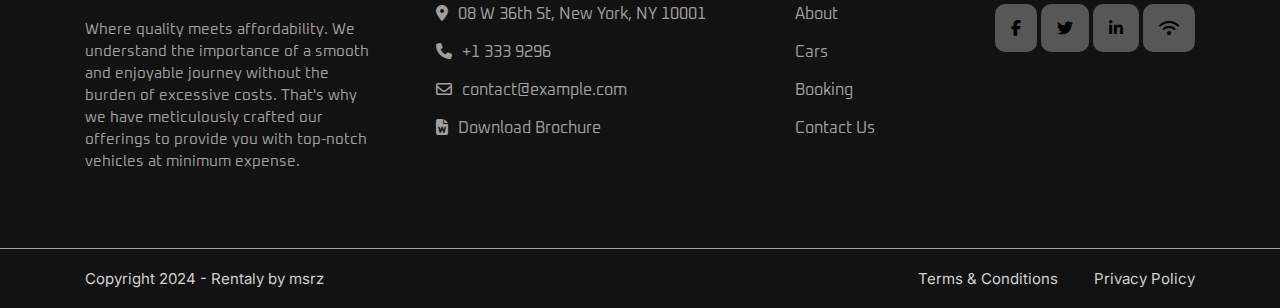
<file: car-2.html>
<!DOCTYPE html>
<html lang="en">
<head>
    <meta charset="UTF-8">
    <meta name="viewport" content="width=device-width, initial-scale=1.0">
<!--------------------------------------------------font awesome cdn---------------------------->
<link rel="stylesheet" href="https://cdnjs.cloudflare.com/ajax/libs/font-awesome/6.7.2/css/all.min.css" integrity="sha512-Evv84Mr4kqVGRNSgIGL/F/aIDqQb7xQ2vcrdIwxfjThSH8CSR7PBEakCr51Ck+w+/U6swU2Im1vVX0SVk9ABhg==" crossorigin="anonymous" referrerpolicy="no-referrer" />
<!---------------------------------------------------------aos link--------------------------------------->
<link href="https://unpkg.com/aos@2.3.1/dist/aos.css" rel="stylesheet">
<!---------------------------------------------------fav icon link---------------------------------->
<link rel="icon" type="image/x-icon" href="./img/fav.png">
<!---------------------------------css link---------------------------->
<link rel="stylesheet" href="./css/CAR-2.css">
    <title>ALPHA CAR</title>
</head>
<body>
        <!-----------------------------------------header------------------------------------------->
        <header>
            <!--------------------------------------------------- start navbar------------------------------->
            <nav class="navbar">
                <div class="container">
                    <div class="nav-all">
                        <div class="nav-logo">
                            <a href="#"><figure><img src="./img/nav-logo.png" alt="#"></figure></a>
                        </div>
                        <div class="nav-menu">
                            <ul>
                                <li><a href="./index.html">Home</a></li>
                                <li><a href="#Cars" class="active">Cars</a></li>
                                <li><a href="./booking.html">Booking</a></li>
                                <li><a href="./abt.html">About us</a></li>
                                <li><a href="#Contact us">Contact us</a></li>
                            </ul>
                        </div>
                        <div class="sign-in">
                            <a href="./form.html">Sign in</a>
                        </div>
                    </div>
                    <div class="toggler" id="toggler">
                        <i  class="fa-solid fa-angle-down"></i>
                    </div>
                </div>
            </nav>
            <!------------------------------------------------------- end navbar---------------------------------->
        </header>
        <!-----------------------------end header-------------------------------------------->
        <!----------------------------------------------start main------------------------------------>
        <main>
         <!-----------------------------------------------------start banner-------------------------------------->
          <section class="banner">
              <div class="container">
                  <div class="row">
                      <div class="ban-all">
                          <h1>Cars</h1>
                          <p>we believe that everyone deserves to experience the you need transportation for a business trip, family vacation, or simply want to enjoy a weekend getaway,.</p>
                      </div>
                  </div>
              </div>
          </section>
        <!-----------------------------------------------------end banner------------------------------------------------>
        <!-------------------------------------start car details--------------------------------------->
        <section class="car-details section-padding">
            <div class="container">
                <div class="car-details-all">
                    <div class="car-img">
                        <figure>
                            <img src="./img/car-2.png" alt="#" data-aos="zoom-in" data-aos-duration="1500">
                        </figure>
                    </div>
                  
                    <div class="middle-part">
                        <h3>BMW M2 2020</h3>
                        <span>The BMW M2 is the high- performance version of the 2 Series  2-door coupé. The first generation of  the M2 is the F87 coupé and is  powered by turbocharged.</span>
                        <div class="content">
                            <samp>Specifications</samp>
                            <div class="model">
                                <p>Body</p>
                                <p>Sedan</p>
                            </div>
                            <div class="model">
                                <p>Seat</p>
                                <p>2 seats</p>
                            </div>
                            <div class="model">
                                <p>Door</p>
                                <p>2 doors</p>
                            </div>
                            <div class="model">
                                <p>Luggage</p>
                                <p>150</p>
                            </div>
                            <div class="model">
                                <p>Fuel Type</p>
                                <p>Hybird</p>
                            </div>
                            <div class="model">
                                <p>Engine</p>
                                <p>3000</p>
                            </div>
                            <div class="model">
                                <p>Year</p>
                                <p>2020</p>
                            </div>
                            <div class="model">
                                <p>Mileage</p>
                                <p>200</p>
                            </div>
                            <div class="model">
                                <p>Transmission</p>
                                <p>Automatic</p>
                            </div>
                            <div class="model">
                                <p>Drive</p>
                                <p>4WD</p>
                            </div>
                            <div class="model">
                                <p>Fuel Economy</p>
                                <p>18.5</p>
                            </div>
                            <div class="model">
                                <p>Exterior Color</p>
                                <p>Blue Metalic</p>
                            </div>
                            <div class="model">
                                <p>Interior Color</p>
                                <p>Black</p>
                            </div>
                        </div>
                        <div class="content-2">
                            <h4>Features</h4>
                            <p>Bluetooth</p>
                            <p>Multimedia Player</p>
                            <p>Central Lock</p>
                            <p>Sunroof</p>
                        </div>
                    </div>
                    <div class="last-part">
                        <div class="price">
                            <p>Daily rate </p>
                            <p>$265</p>
                        </div>
                        <div class="booking-part">
                            <div class="input-container">
                                <i class="fas fa-map-marker-alt"></i>
                                <select name="car-type">
                                    <option value="" disabled selected>Enter your pickup location</option>
                                    <option value="sedan">Location-1</option>
                                    <option value="suv">Location-2</option>
                                    <option value="luxury">Location-3</option>
                                    <option value="van">Location-4</option>
                                </select>
                            </div>
                            <div class="input-container">
                                <i class="fas fa-map-marker-alt"></i>
                                <select name="car-type">
                                    <option value="" disabled selected>Enter your destination</option>
                                    <option value="sedan">Destination-1</option>
                                    <option value="suv">Destination-2</option>
                                    <option value="luxury">Destination-3</option>
                                    <option value="van">Destination-4</option>
                                </select>
                            </div>
                            <div class="date-time">
                                <div class="date-container">
                                    <i class="fas fa-calendar-alt"></i>
                                    <select name="car-type">
                                        <option value="" disabled selected>Pick Up Date </option>
                                        <option value="sedan">Date-1</option>
                                        <option value="suv">Date-2</option>
                                        <option value="luxury">Date-3</option>
                                        <option value="van">Date-4</option>
                                    </select>
                                </div>
                                <div class="time-container">
                                    <select name="car-type">
                                        <option value="" disabled selected>12:00 AM</option>
                                        <option value="sedan">Time-1</option>
                                        <option value="suv">Time-2</option>
                                        <option value="luxury">Time-3</option>
                                        <option value="van">Time-4</option>
                                    </select>
                                </div>
                            </div>
                            <div class="date-time">
                                <div class="date-container">
                                    <i class="fas fa-calendar-alt"></i>
                                    <select name="car-type">
                                        <option value="" disabled selected>Pick Up Date </option>
                                        <option value="sedan">Date-1</option>
                                        <option value="suv">Date-2</option>
                                        <option value="luxury">Date-3</option>
                                        <option value="van">Date-4</option>
                                    </select>
                                </div>
                                <div class="time-container">
                                    <select name="car-type">
                                        <option value="" disabled selected>12:00 AM</option>
                                        <option value="sedan">Time-1</option>
                                        <option value="suv">Time-2</option>
                                        <option value="luxury">Time-3</option>
                                        <option value="van">Time-4</option>
                                    </select>
                                </div>
                            </div>
                            <a href="#">Book Now</a>
                        </div>
                        <div class="shear">
                            <p>Share</p>
                            <div class="shear-icon">
                                <i class="fa-brands fa-facebook-f"></i>
                                <i class="fa-brands fa-twitter"></i>
                                <i class="fa-brands fa-linkedin-in"></i>
                            </div>
                        </div>
                        
                    </div>
                </div>
         
            </div>
        </section>
        <!---------------------------------------end car details--------------------------------------------------->
        </main>
        <!-------------------------------------end main------------------------------------------------>
        <!------------------------------------------start footer------------------------->
        <footer>
            <div class="top-footer section-padding" id="Contact us">
                <div class="container">
                    <div class="ftr-all">
                        <div class="ftr-box">
                            <a href="./index.html"><img src="./img/nav-logo.png" alt="#"></a>
                            <p>Where quality meets affordability. We
                                understand the importance of a smooth
                                and enjoyable journey without the burden
                                of excessive costs. That's why we have
                                meticulously crafted our offerings to
                                provide you with top-notch vehicles at
                                minimum expense.</p>
                        </div>
    
                        <div class="ftr-box">
                            <p>Contact Info</p>
                            <a href="#"><i class="fa-solid fa-location-dot"></i>08 W 36th St, New York, NY 10001</a>
                            <a href="#"><i class="fa-solid fa-phone"></i>+1 333 9296</a>
                            <a href="#"><i class="fa-regular fa-envelope"></i>contact@example.com</a>
                            <a href="#"><i class="fa-solid fa-file-word"></i>Download Brochure</a>
                        </div>
    
                        <div class="ftr-box">
                            <p>Quick Links</p>
                            <ul>
                                <li><a href="#">About</a></li>
                                <li><a href="#">Cars</a></li>
                                <li><a href="#">Booking</a></li>
                                <li><a href="#">Contact Us</a></li>
                            </ul>
                        </div>
    
                        <div class="ftr-box">
                            <p>Social Network</p>
                            <div class="ftr-icon">
                                <i class="fa-brands fa-facebook-f"></i>
                                <i class="fa-brands fa-twitter"></i>
                                <i class="fa-brands fa-linkedin-in"></i>
                                <i class="fa-solid fa-wifi"></i>
                            </div>
                        </div>
                    </div>
                </div>
            </div>
            <div class="bottom-ftr">
                <div class="container">
                    <p>Copyright 2024 - Rentaly by msrz</p>
                    <div class="right">
                        <p>Terms & Conditions</p>
                        <p>Privacy Policy</p>
                    </div>
                    
                </div>
            </div>
    
         </footer>
         <!-----------------------------------------end footer--------------------------------------------->

































<!--------------------------------------------------------my js link---------------------------------------------->
<script src="./js/script.js"></script>
<!----------------------------------------------------aos js-------------------------------->

<script src="https://unpkg.com/aos@2.3.1/dist/aos.js"></script>
<script>
   AOS.init();
 </script>
</body>
</html>
</file>
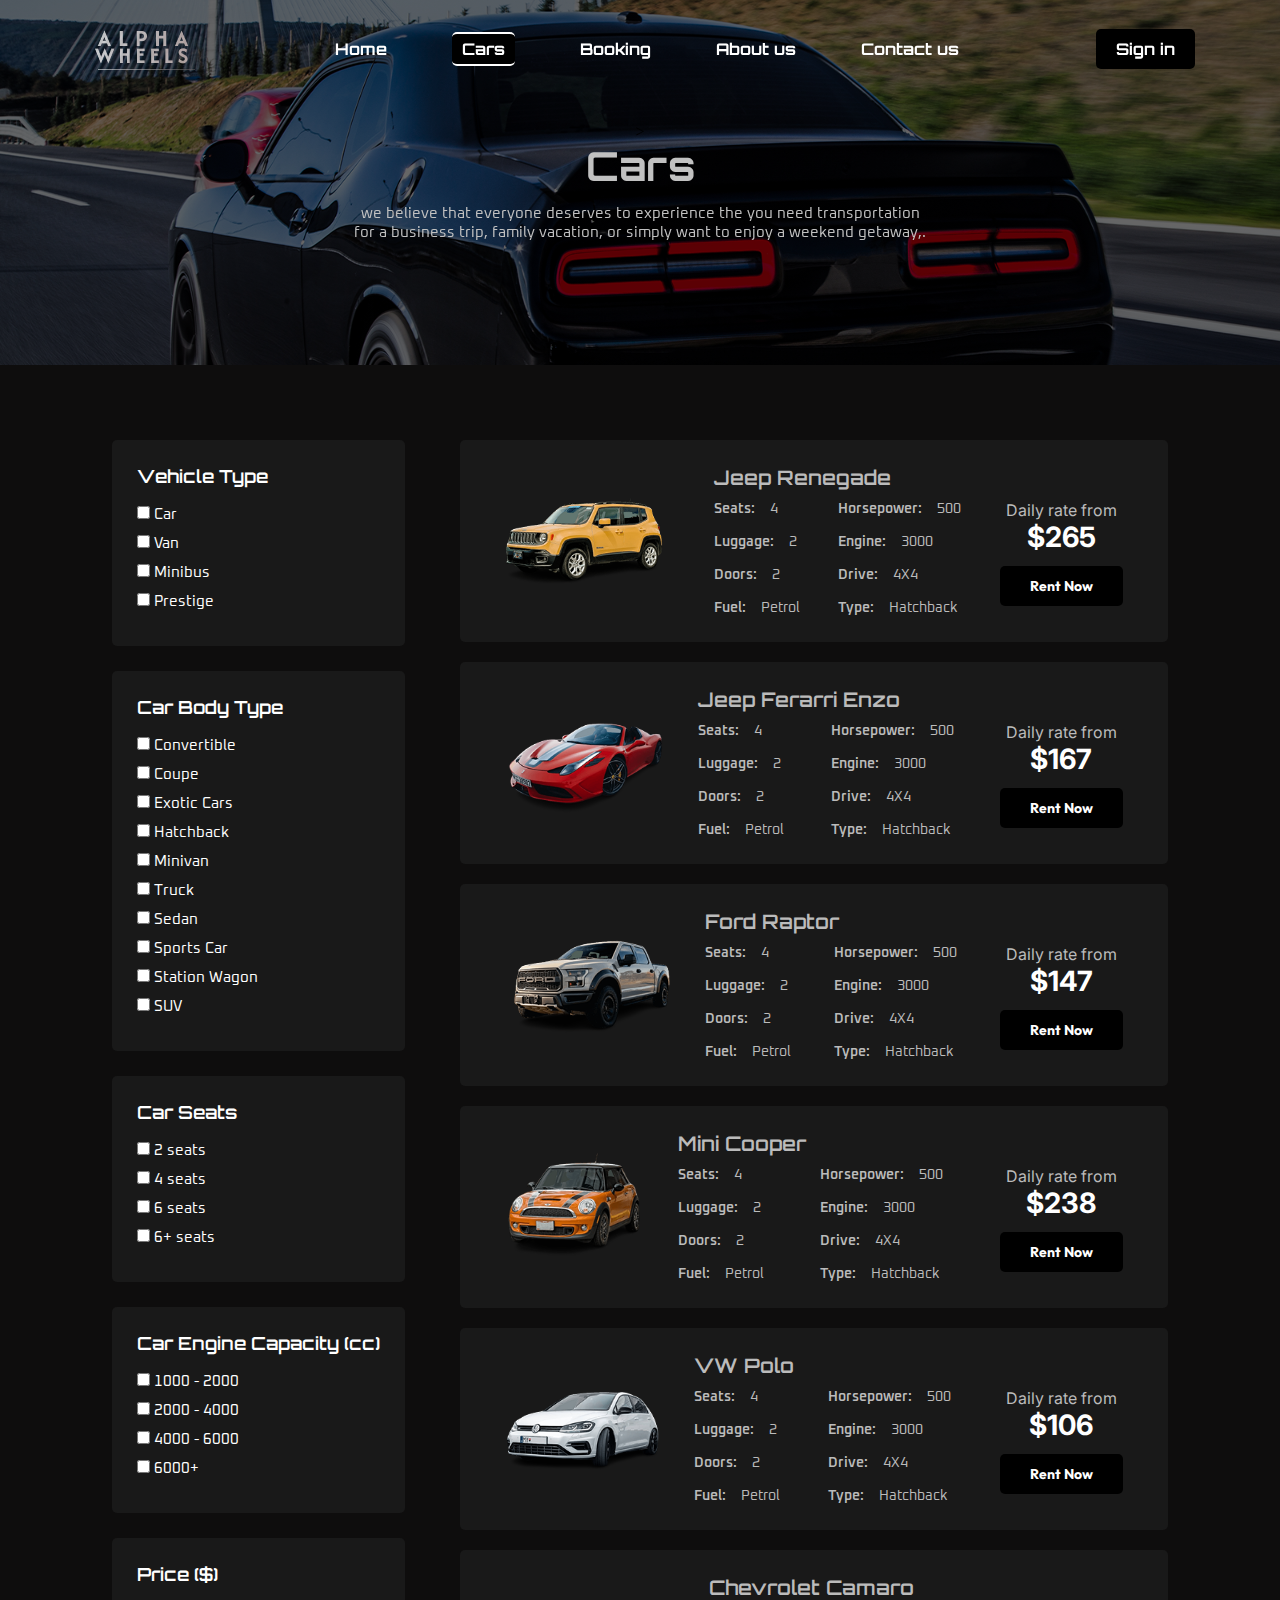
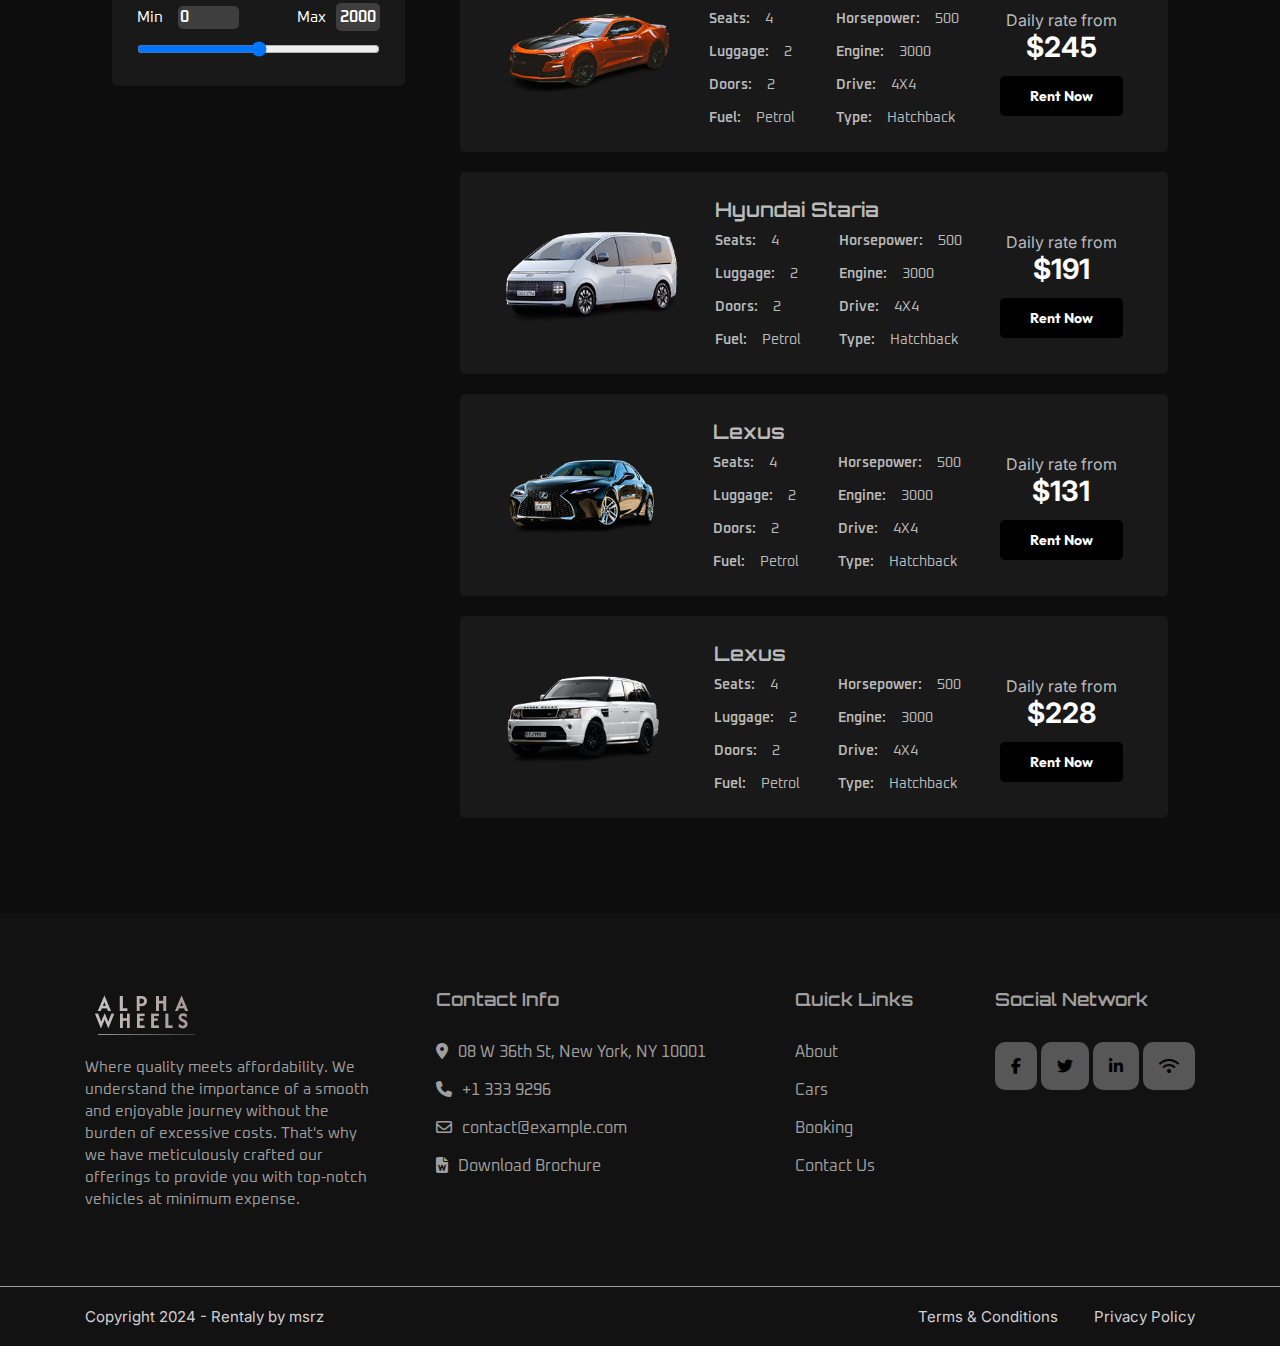
<file: car.html>
<!DOCTYPE html>
<html lang="en">
<head>
    <meta charset="UTF-8">
    <meta name="viewport" content="width=device-width, initial-scale=1.0">
    <!--------------------------------------------------font awesome cdn---------------------------->
<link rel="stylesheet" href="https://cdnjs.cloudflare.com/ajax/libs/font-awesome/6.7.2/css/all.min.css" integrity="sha512-Evv84Mr4kqVGRNSgIGL/F/aIDqQb7xQ2vcrdIwxfjThSH8CSR7PBEakCr51Ck+w+/U6swU2Im1vVX0SVk9ABhg==" crossorigin="anonymous" referrerpolicy="no-referrer" />
<!---------------------------------------------------------aos link--------------------------------------->
<link href="https://unpkg.com/aos@2.3.1/dist/aos.css" rel="stylesheet">
<!---------------------------------------------------fav icon link---------------------------------->
<link rel="icon" type="image/x-icon" href="./img/fav.png">
    <!----------------------------------------------css link---------------------------------->
    <link rel="stylesheet" href="./css/car.css">
    <title>Car</title>
</head>
<body>
    <!-----------------------------------------header------------------------------------------->
    <header>
        <!--------------------------------------------------- start navbar------------------------------->
        <nav class="navbar">
            <div class="container">
                <div class="nav-all">
                    <div class="nav-logo">
                        <a href="#"><figure><img src="./img/nav-logo.png" alt="#"></figure></a>
                    </div>
                    <div class="nav-menu">
                        <ul>
                            <li><a href="./index.html">Home</a></li>
                            <li><a href="#Cars" class="active">Cars</a></li>
                            <li><a href="./booking.html">Booking</a></li>
                            <li><a href="./abt.html">About us</a></li>
                            <li><a href="#Contact us">Contact us</a></li>
                        </ul>
                    </div>
                    <div class="sign-in">
                        <a href="./form.html">Sign in</a>
                    </div>
                </div>
                <div class="toggler" id="toggler">
                    <i  class="fa-solid fa-angle-down"></i>
                </div>
            </div>
        </nav>
        <!------------------------------------------------------- end navbar---------------------------------->
    </header>
    <!-----------------------------end navbar-------------------------------------------->
    <!-------------------------------------------------------start main-------------------------------------->
    <main>
        <!-----------------------------------------------------start banner-------------------------------------->
        <section class="banner">
            <div class="container">
                <div class="row">
                    <div class="ban-all" data-aos="fade-up"
                    data-aos-duration="3000">>
                        <h1>Cars</h1>
                        <p>we believe that everyone deserves to experience the you need transportation for a business trip, family vacation, or simply want to enjoy a weekend getaway,.</p>
                    </div>
                </div>
            </div>
        </section>
        <!-----------------------------------------------------end banner------------------------------------------------>
        <!---------------------------------------------------start main car------------------------------------------------------->
        <section class="car-list section-padding">
            <div class="container">
                <div class="main-layout">
                    <div class="car-layout">

                        <div class="car-type">
                            <h3>Vehicle Type</h3>
                                <div class="checkbox-group">
                                    <label><input type="checkbox" name="vehicle" value="Car"> Car</label>
                                    <label><input type="checkbox" name="vehicle" value="Van"> Van</label>
                                    <label><input type="checkbox" name="vehicle" value="Minibus"> Minibus</label>
                                    <label><input type="checkbox" name="vehicle" value="Prestige"> Prestige</label>
                                </div>
                        </div>
    
                        <div class="car-type">
                            <h3>Car Body Type</h3>
                                <div class="checkbox-group">
                                    <label><input type="checkbox" name="vehicle" value="Car"> Convertible</label>
                                    <label><input type="checkbox" name="vehicle" value="Van"> Coupe</label>
                                    <label><input type="checkbox" name="vehicle" value="Minibus"> Exotic Cars</label>
                                    <label><input type="checkbox" name="vehicle" value="Prestige"> Hatchback</label>
                                    <label><input type="checkbox" name="vehicle" value="Prestige"> Minivan</label>
                                    <label><input type="checkbox" name="vehicle" value="Prestige"> Truck</label>
                                    <label><input type="checkbox" name="vehicle" value="Prestige"> Sedan</label>
                                    <label><input type="checkbox" name="vehicle" value="Prestige"> Sports Car</label>
                                    <label><input type="checkbox" name="vehicle" value="Prestige"> Station Wagon</label>
                                    <label><input type="checkbox" name="vehicle" value="Prestige"> SUV</label>
                                </div>
                        </div>
    
                        <div class="car-type">
                            <h3>Car Seats</h3>
                                <div class="checkbox-group">
                                    <label><input type="checkbox" name="vehicle" value="Car"> 2 seats</label>
                                    <label><input type="checkbox" name="vehicle" value="Van"> 4 seats</label>
                                    <label><input type="checkbox" name="vehicle" value="Minibus"> 6 seats</label>
                                    <label><input type="checkbox" name="vehicle" value="Prestige"> 6+ seats</label>
                                </div>
                        </div>
    
                        <div class="car-type">
                            <h3>Car Engine Capacity (cc)</h3>
                                <div class="checkbox-group">
                                    <label><input type="checkbox" name="vehicle" value="Car"> 1000 - 2000</label>
                                    <label><input type="checkbox" name="vehicle" value="Van"> 2000 - 4000</label>
                                    <label><input type="checkbox" name="vehicle" value="Minibus"> 4000 - 6000</label>
                                    <label><input type="checkbox" name="vehicle" value="Prestige"> 6000+</label>
                                </div>
                        </div>
                        
                        <div class="price">
                                <h3>Price ($)</h3>
                                <div class="price-1-2">
                                    <div class="range-1">
                                        <p>Min</p>
                                        <p>0</p>
                                    </div>
                                    <div class="range-2">
                                        <p>Max</p>
                                        <p>2000</p>
                                    </div>
                                </div>
                                <input type="range" id="drag">
                        </div>
                    </div>


                    <div class="car-card-layout">
                        <div class="filter" onclick="show_filter()">
                            <a href="#"><i class="fa-solid fa-filter"></i>Filter</a>
                        </div>
                        <div class="car-card">
                            <figure>
                                <img src="./img/c-1.png" alt="">
                            </figure>
                            <div class="car-content">
                                <h4>Jeep Renegade</h4>
                                <div class="car-content-1-2-3">
                                    <div class="car-content-1">
                                        <p>Seats: <span>4</span></p>
                                        <p>Luggage: <span>2</span></p>
                                        <p>Doors: <span>2</span></p>
                                        <p>Fuel: <span>Petrol</span></p>
                                    </div>
    
                                    <div class="car-content-2">
                                        <p>Horsepower: <span>500</span></p>
                                        <p>Engine: <span>3000</span></p>
                                        <p>Drive: <span>4X4</span></p>
                                        <p>Type: <span>Hatchback</span></p>
                                    </div>
    
                                    <div class="car-content-3">
                                        <p>Daily rate from</p>
                                        <p>$265</p>
                                        <a href="./car-2.html">Rent Now</a>
                                    </div>
                                </div>
                            </div>
                        </div>


                        <div class="car-card">
                            <figure>
                                <img src="./img/c-2.png" alt="">
                            </figure>
                            <div class="car-content">
                                <h4>Jeep Ferarri Enzo</h4>
                                <div class="car-content-1-2-3">
                                    <div class="car-content-1">
                                        <p>Seats: <span>4</span></p>
                                        <p>Luggage: <span>2</span></p>
                                        <p>Doors: <span>2</span></p>
                                        <p>Fuel: <span>Petrol</span></p>
                                    </div>
    
                                    <div class="car-content-2">
                                        <p>Horsepower: <span>500</span></p>
                                        <p>Engine: <span>3000</span></p>
                                        <p>Drive: <span>4X4</span></p>
                                        <p>Type: <span>Hatchback</span></p>
                                    </div>
    
                                    <div class="car-content-3">
                                        <p>Daily rate from</p>
                                        <p>$167</p>
                                        <a href="./car-2.html">Rent Now</a>
                                    </div>
                                </div>
                            </div>
                        </div>


                        <div class="car-card">
                            <figure>
                                <img src="./img/c-3.png" alt="">
                            </figure>
                            <div class="car-content">
                                <h4>Ford Raptor</h4>
                                <div class="car-content-1-2-3">
                                    <div class="car-content-1">
                                        <p>Seats: <span>4</span></p>
                                        <p>Luggage: <span>2</span></p>
                                        <p>Doors: <span>2</span></p>
                                        <p>Fuel: <span>Petrol</span></p>
                                    </div>
    
                                    <div class="car-content-2">
                                        <p>Horsepower: <span>500</span></p>
                                        <p>Engine: <span>3000</span></p>
                                        <p>Drive: <span>4X4</span></p>
                                        <p>Type: <span>Hatchback</span></p>
                                    </div>
    
                                    <div class="car-content-3">
                                        <p>Daily rate from</p>
                                        <p>$147</p>
                                        <a href="./car-2.html">Rent Now</a>
                                    </div>
                                </div>
                            </div>
                        </div>
    
                        <div class="car-card">
                            <figure>
                                <img src="./img/c-4.png" alt="">
                            </figure>
                            <div class="car-content">
                                <h4>Mini Cooper</h4>
                                <div class="car-content-1-2-3">
                                    <div class="car-content-1">
                                        <p>Seats: <span>4</span></p>
                                        <p>Luggage: <span>2</span></p>
                                        <p>Doors: <span>2</span></p>
                                        <p>Fuel: <span>Petrol</span></p>
                                    </div>
    
                                    <div class="car-content-2">
                                        <p>Horsepower: <span>500</span></p>
                                        <p>Engine: <span>3000</span></p>
                                        <p>Drive: <span>4X4</span></p>
                                        <p>Type: <span>Hatchback</span></p>
                                    </div>
    
                                    <div class="car-content-3">
                                        <p>Daily rate from</p>
                                        <p>$238</p>
                                        <a href="./car-2.html">Rent Now</a>
                                    </div>
                                </div>
                            </div>
                        </div>
    
    
                        <div class="car-card">
                            <figure>
                                <img src="./img/c-5.png" alt="">
                            </figure>
                            <div class="car-content">
                                <h4>VW Polo</h4>
                                <div class="car-content-1-2-3">
                                    <div class="car-content-1">
                                        <p>Seats: <span>4</span></p>
                                        <p>Luggage: <span>2</span></p>
                                        <p>Doors: <span>2</span></p>
                                        <p>Fuel: <span>Petrol</span></p>
                                    </div>
    
                                    <div class="car-content-2">
                                        <p>Horsepower: <span>500</span></p>
                                        <p>Engine: <span>3000</span></p>
                                        <p>Drive: <span>4X4</span></p>
                                        <p>Type: <span>Hatchback</span></p>
                                    </div>
    
                                    <div class="car-content-3">
                                        <p>Daily rate from</p>
                                        <p>$106</p>
                                        <a href="./car-2.html">Rent Now</a>
                                    </div>
                                </div>
                            </div>
                        </div>
    
    
                        <div class="car-card">
                            <figure>
                                <img src="./img/c-6.png" alt="">
                            </figure>
                            <div class="car-content">
                                <h4>Chevrolet Camaro</h4>
                                <div class="car-content-1-2-3">
                                    <div class="car-content-1">
                                        <p>Seats: <span>4</span></p>
                                        <p>Luggage: <span>2</span></p>
                                        <p>Doors: <span>2</span></p>
                                        <p>Fuel: <span>Petrol</span></p>
                                    </div>
    
                                    <div class="car-content-2">
                                        <p>Horsepower: <span>500</span></p>
                                        <p>Engine: <span>3000</span></p>
                                        <p>Drive: <span>4X4</span></p>
                                        <p>Type: <span>Hatchback</span></p>
                                    </div>
    
                                    <div class="car-content-3">
                                        <p>Daily rate from</p>
                                        <p>$245</p>
                                        <a href="./car-2.html">Rent Now</a>
                                    </div>
                                </div>
                            </div>
                        </div>
    
    
                        <div class="car-card">
                            <figure>
                                <img src="./img/c-7.png" alt="">
                            </figure>
                            <div class="car-content">
                                <h4>Hyundai Staria</h4>
                                <div class="car-content-1-2-3">
                                    <div class="car-content-1">
                                        <p>Seats: <span>4</span></p>
                                        <p>Luggage: <span>2</span></p>
                                        <p>Doors: <span>2</span></p>
                                        <p>Fuel: <span>Petrol</span></p>
                                    </div>
    
                                    <div class="car-content-2">
                                        <p>Horsepower: <span>500</span></p>
                                        <p>Engine: <span>3000</span></p>
                                        <p>Drive: <span>4X4</span></p>
                                        <p>Type: <span>Hatchback</span></p>
                                    </div>
    
                                    <div class="car-content-3">
                                        <p>Daily rate from</p>
                                        <p>$191</p>
                                        <a href="./car-2.html">Rent Now</a>
                                    </div>
                                </div>
                            </div>
                        </div>
    
    
    
                        <div class="car-card">
                            <figure>
                                <img src="./img/c-8.png" alt="">
                            </figure>
                            <div class="car-content">
                                <h4>Lexus</h4>
                                <div class="car-content-1-2-3">
                                    <div class="car-content-1">
                                        <p>Seats: <span>4</span></p>
                                        <p>Luggage: <span>2</span></p>
                                        <p>Doors: <span>2</span></p>
                                        <p>Fuel: <span>Petrol</span></p>
                                    </div>
    
                                    <div class="car-content-2">
                                        <p>Horsepower: <span>500</span></p>
                                        <p>Engine: <span>3000</span></p>
                                        <p>Drive: <span>4X4</span></p>
                                        <p>Type: <span>Hatchback</span></p>
                                    </div>
    
                                    <div class="car-content-3">
                                        <p>Daily rate from</p>
                                        <p>$131</p>
                                        <a href="./car-2.html">Rent Now</a>
                                    </div>
                                </div>
                            </div>
                        </div>
    
    
                        <div class="car-card">
                            <figure>
                                <img src="./img/c-9.png" alt="">
                            </figure>
                            <div class="car-content">
                                <h4>Lexus</h4>
                                <div class="car-content-1-2-3">
                                    <div class="car-content-1">
                                        <p>Seats: <span>4</span></p>
                                        <p>Luggage: <span>2</span></p>
                                        <p>Doors: <span>2</span></p>
                                        <p>Fuel: <span>Petrol</span></p>
                                    </div>
    
                                    <div class="car-content-2">
                                        <p>Horsepower: <span>500</span></p>
                                        <p>Engine: <span>3000</span></p>
                                        <p>Drive: <span>4X4</span></p>
                                        <p>Type: <span>Hatchback</span></p>
                                    </div>
    
                                    <div class="car-content-3">
                                        <p>Daily rate from</p>
                                        <p>$228</p>
                                        <a href="./car-2.html">Rent Now</a>
                                    </div>
                                </div>
                            </div>
                        </div>
                    </div>
                </div>
            </div>
        </section>
    </main>
    <!-------------------------------------------------end main------------------------------------------------------->
    <!--------------------------------------------------------start footer----------------------------------->
    <footer>
        <div class="top-footer section-padding" id="Contact us">
            <div class="container">
                <div class="ftr-all">
                    <div class="ftr-box">
                        <a href="./index.html"><img src="./img/nav-logo.png" alt="#"></a>
                        <p>Where quality meets affordability. We
                            understand the importance of a smooth
                            and enjoyable journey without the burden
                            of excessive costs. That's why we have
                            meticulously crafted our offerings to
                            provide you with top-notch vehicles at
                            minimum expense.</p>
                    </div>

                    <div class="ftr-box">
                        <p>Contact Info</p>
                        <a href="#"><i class="fa-solid fa-location-dot"></i>08 W 36th St, New York, NY 10001</a>
                        <a href="#"><i class="fa-solid fa-phone"></i>+1 333 9296</a>
                        <a href="#"><i class="fa-regular fa-envelope"></i>contact@example.com</a>
                        <a href="#"><i class="fa-solid fa-file-word"></i>Download Brochure</a>
                    </div>

                    <div class="ftr-box">
                        <p>Quick Links</p>
                        <ul>
                            <li><a href="#">About</a></li>
                            <li><a href="#">Cars</a></li>
                            <li><a href="#">Booking</a></li>
                            <li><a href="#">Contact Us</a></li>
                        </ul>
                    </div>

                    <div class="ftr-box">
                        <p>Social Network</p>
                        <div class="ftr-icon">
                            <i class="fa-brands fa-facebook-f"></i>
                            <i class="fa-brands fa-twitter"></i>
                            <i class="fa-brands fa-linkedin-in"></i>
                            <i class="fa-solid fa-wifi"></i>
                        </div>
                    </div>
                </div>
            </div>
        </div>
        <div class="bottom-ftr">
            <div class="container">
                <p>Copyright 2024 - Rentaly by msrz</p>
                <div class="right">
                    <p>Terms & Conditions</p>
                    <p>Privacy Policy</p>
                </div>
                
            </div>
        </div>

     </footer>
     <!-----------------------------------------------end footer------------------------------------------------------------------------>






























    <!--------------------------------------------------------my js link---------------------------------------------->
<script src="./js/script.js"></script>
<!----------------------------------------------------aos js-------------------------------->

<script src="https://unpkg.com/aos@2.3.1/dist/aos.js"></script>
<script>
   AOS.init();
 </script>
</body>
</html>
</file>
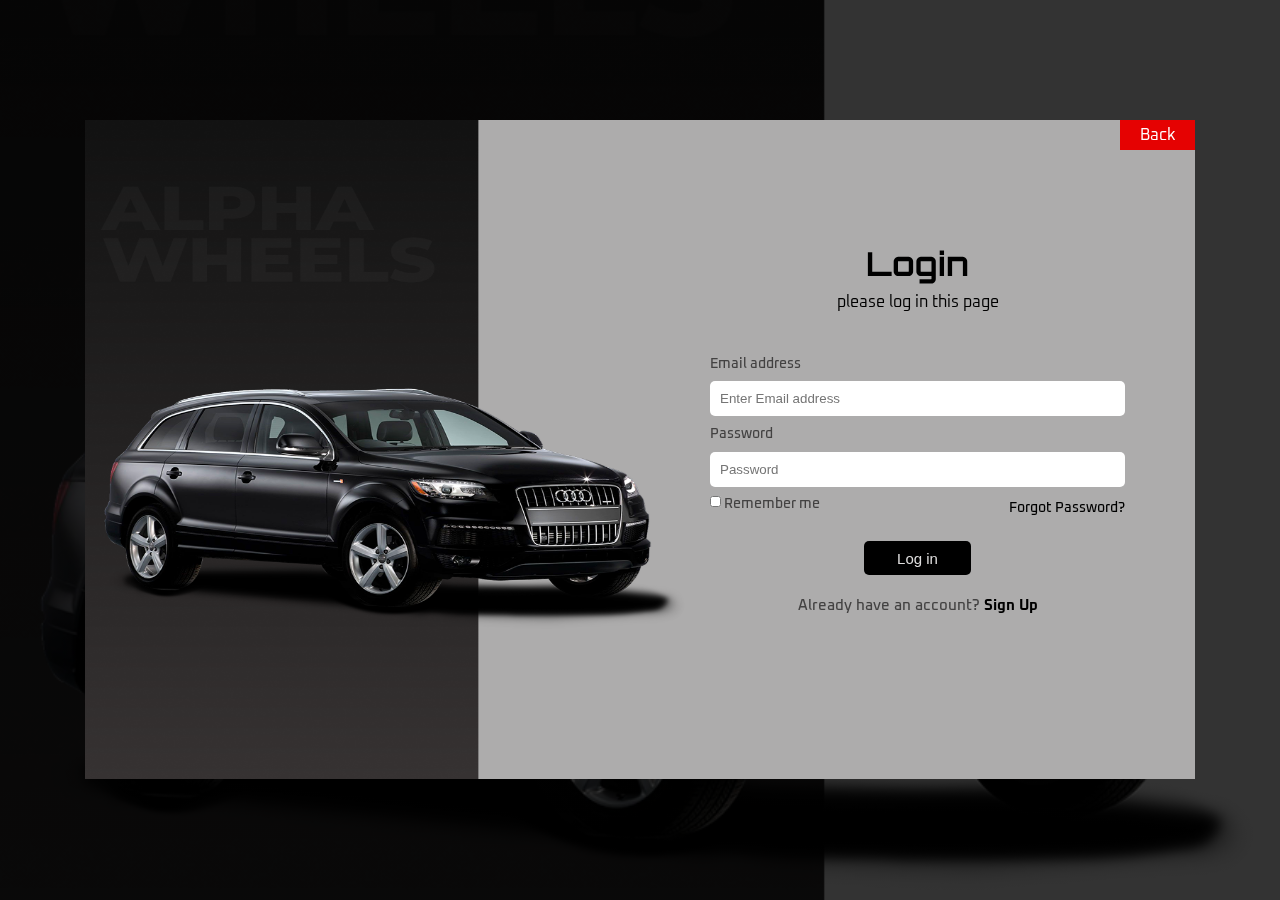
<file: form.html>
<!DOCTYPE html>
<html lang="en">

<head>
    <meta charset="UTF-8">
    <meta name="viewport" content="width=device-width, initial-scale=1.0">
    <!---------------------------------------------------------aos link--------------------------------------->
<link href="https://unpkg.com/aos@2.3.1/dist/aos.css" rel="stylesheet">
    <!---------------------------------------------------fav icon link---------------------------------->
<link rel="icon" type="image/x-icon" href="./img/fav.png">
    <!---------------------------------css link-------------------------------->
    <link rel="stylesheet" href="./css/form.css">
    <title>ALPHA CAR FORM</title>
</head>

<body>
    <section class="form-all section-padding">
        <div class="container">
            <div class="row">
                <div class="form" data-aos="flip-left" data-aos-duration="1500">
                    <div class="cross">
                        <a href="#" onclick="hide_form()">X</a>
                    </div>
                    <form action="#" onsubmit="return data()">
                        <div class="head">
                            <h2>Sign up</h2>
                            <p>please fill your information and log in your account our website.</p>
                        </div>

                        <div class="input-1-2">
                            <div class="input-1">
                                <label for="#">First name</label>
                                <input type="text" placeholder="Enter First name" id="f_name">
                            </div>
                            <div class="input-2">
                                <label for="#">Last name</label>
                                <input type="text" placeholder="Enter last name" id="u_name">
                            </div>
                        </div>
                        <div class="email-input">
                            <label for="#">Email address</label>
                            <input type="text" id="email" placeholder="Enter email address">
                            <span id="error2" class="error"></span>
                        </div>
                        <div class="address">
                            <label for="#">Address</label>
                            <input type="text" placeholder="Enter address" id="address">
                        </div>
                        <div class="licese">
                            <label for="#">Driving license number</label>
                            <input type="text" id="license" placeholder="Enter Diving license">
                            <span id="error3" class="error"></span>
                        </div>

                        <div class="pass">
                            <label for="#">Password</label>
                            <input type="text" id="password" placeholder="Enter password">
                            <span id="error4" class="error"></span>
                        </div>
                        <div class="cnf">
                            <label for="#">Confirm Password</label>
                            <input type="text" id="confirmPassword" placeholder="Enter password">
                            <span id="error5" class="error"></span>
                        </div>


                        <label for="#"><input type="checkbox" id="chec_1"> Accept terms & conditions and privacy policy
                            of Alpha Cars</label>
                        <div class="sign-btn">
                            <input type="submit" value="SignUp">
                            <a href="#">Already have an account?<span onclick="show_2()"> Sign In</span></a>
                        </div>


                    </form>
                </div>


                <!-----------------------------------------------form-2--------------------------------------------------->
                <div class="form-2" data-aos="flip-right" data-aos-duration="1500">
                    <div class="cross">
                        <!-- <a href="#" onclick="hide1_form()">X</a> -->
                         <a href="./index.html">Back</a>
                    </div>
                    <form action="#">
                        <div class="head">
                            <h2>Login</h2>
                            <p>please log in this page</p>
                        </div>
                        <label for="#">Email address</label>
                        <input type="text" placeholder="Enter Email address">
                        <label for="#">Password</label>
                        <input type="text" placeholder="Password">
                        <div class="bottom">
                            <label for="#"><input type="checkbox"> Remember me</label>
                            <a href="#" onclick="forgot()">Forgot Password?</a>
                        </div>
                        <div class="log-btn">
                            <input type="submit" value="Log in">
                            <a href="#">Already have an account?<span onclick="show_1()"> Sign Up</span></a>
                        </div>
                    </form>

                </div>

                <!-----------------------------form-3---------------------------->
                <div class="form-3" data-aos="flip-left" data-aos-duration="1500">
                    <div class="cross">
                        <a href="#" onclick="hide2_form() ">X</a>
                    </div>
                    <form action="#" onsubmit="return data1()">
                        <div class="head">
                            <h2>Reset password</h2>
                            <p>Change your password ?</p>
                        </div>
                        <div class="pass">
                            <label for="#">New password</label>
                            <input type="text " id="pass_check" placeholder="Enter Email address">
                            <span id="error6" class="error"></span>
                        </div>
                        <div class="cnf">
                            <label for="#">Confirm Password</label>
                            <input type="text" id="confirm_check" placeholder="Password">
                            <span id="error7" class="error"></span>
                        </div>
                        <div class="save-btn">
                            <input type="submit" value="Save">
                        </div>

                    </form>
                </div>

            </div>
        </div>
    </section>


















    <!-------------------------======================================js link=============================================----------------------->
    <script src="./js/form.js"></script>


     <!----------------------------------------------------aos js-------------------------------->

 <script src="https://unpkg.com/aos@2.3.1/dist/aos.js"></script>
 <script>
    AOS.init();
  </script>
</body>

</html>
</file>
<file: css/style.css>
@import url('https://fonts.googleapis.com/css2?family=Orbitron:wght@400..900&display=swap');
@import url('https://fonts.googleapis.com/css2?family=Inter:ital,opsz,wght@0,14..32,100..900;1,14..32,100..900&family=Orbitron:wght@400..900&display=swap');
@import url('https://fonts.googleapis.com/css2?family=Oxanium:wght@200..800&display=swap');
@import url('https://fonts.googleapis.com/css2?family=Josefin+Sans:ital,wght@0,100..700;1,100..700&family=Oxanium:wght@200..800&display=swap');
@import url('https://fonts.googleapis.com/css2?family=Outfit:wght@100..900&display=swap');
*{
    padding: 0;
    margin: 0;
    box-sizing: border-box;
}
/*=============================================common class==========================================*/
.container{
    max-width: 1140px;
    margin: 0 auto;
    width: 100%;
    padding: 0px 15px;
}
.section-padding{
    padding: 50px 0px;
}
section,
.row{
    display: flex;
    justify-content: center;
    align-items: center;
    flex-direction: column;
}
ul{
    list-style: none;
}
a{
    text-decoration: none;
    display: inline-block;
}
.heading{
    text-align: center;
    display: flex;
    justify-content: center;
    align-items: center;
    flex-direction: column;
    color: #d1d0d0;
    width: 55%;
}
.heading h2{
    font-size: 42px;
    font-family: "Orbitron", serif;
    font-weight: 600;
    margin-bottom: 20px;
}
.heading p{
    font-size: 16px;
    font-family: "Oxanium", serif;
    line-height: 25px;
}
img{
    width: 100%;
    height: 100%;
    object-fit: cover;
    display: block;
}
/* figure{
    display: flex;
    justify-content: center;
    align-items: center;
} */
/*==================================================navbar==============================================*/
.navbar{
    /* background-color: rgb(163, 163, 247); */
    padding: 23px 0px;
    position: fixed;
    z-index: 100;
    width: 100%;
}
.nav-all{
    display: flex;
    justify-content: space-between;
    align-items: center;
}
.nav-all .nav-menu ul{
    display: flex;
    justify-content: space-between;
    align-items: center;
    /* width: 100%; */
}
.nav-all .nav-menu ul li{
    padding: 0px  32.5px;
}
.nav-all .nav-menu ul li a{
    font-size: 16px;
    font-family: "Orbitron", serif;
    font-weight: bold;
    color: #fff;
    position: relative;
}
.active{
    border-radius: 5px;
    background-color: #000;
    border-top: 2px solid #FFFFFF;
    border-bottom: 2px solid #FFFFFF;
    padding: 5px 10px;
    transform: translate(1.3);
}
.nav-all .nav-menu ul li a:hover{
    border-radius: 5px;
    /* background-color: #000; */
    /* border-top: 2px solid #FFFFFF; */
    border-bottom: 2px solid #FFFFFF;
    /* padding: 5px 0px; */
    padding-bottom: 10px;
    transition: all 0.5s ease;
}
.nav-all .sign-in a{
    font-size: 16px;
    font-weight: bold;
    font-family: "Orbitron", serif;
    padding: 10px 20px;
    color: #fff;
    background-color: #000;
    border-radius: 5px;
}
.toggler{
    display: none;
  
}
.toggler i{
    margin: 0 auto;
    display: flex;
    justify-content: center;
    align-items: center;
    color: #fff;
}
.nav-all .sign-in a:hover{
    background-color: #000;
    /* border: .5px solid #FFFFFF; */
    border-top: 2px solid #FFFFFF;
    border-bottom: 2px solid #FFFFFF;
    rotate: 5deg;
}
/*========================================banner================================================*/
.banner{
    background: url("../img/banner-bg.png");
    background-position: center 10px;
    background-size: cover;
    background-repeat: no-repeat;
    height: 100vh;
    position: relative;
}
.row .ban-all h1{
    font-size: 60px;
    font-family: "Orbitron", serif;
    font-weight: 600;
    color: #FFFFFF;
    margin-bottom: 15px;
}
.row .ban-all p{
    font-size: 18px;
    font-family: "Orbitron", serif;
    font-weight: 500;
    margin-bottom: 20px;
    color: #d1d0d0;
}
.row .ban-all a{
    font-size: 15px;
    font-family: "Inter", serif;
    font-weight: 800;
    color: #fff;
    color: #FFFFFF;
    padding: 15px 50px;
    border: 3px solid #dbd9d9;
    border-radius: 5px;
}
.row .ban-all a:hover{
    background-color: #000;
    transition: all 1.5s ease;
    transform: rotate(-360deg);
}
/*=========================================our vehicle================================*/
.our-vehicle{
    background-color: #121212;
}
.our-vehicle .container .row{
    margin: 0 -15px;
}
.vehicle-layout{
    display: flex;
    justify-content: space-around;
    align-items: center;
    width: 100%;
    padding: 25px 0px;
    gap: 25px;
    flex-wrap: wrap;
}
.vehicle-layout .card{
    border: 1px solid #666565;
    padding: 10px;
    border-radius: 5px;
    /* min-height: 399px;
    height: 100%; */
    max-width: 363px;
    width: 100%;
    /* margin-bottom: 20px; */
}
.vehicle-layout .card:hover{
    /* rotate: -5deg; */
    box-shadow: 0px 0px 15px 0px rgb(157, 157, 157);
}
.vehicle-layout .card figure img{
    border-radius: 5px;
}
.card-content .top{
    display: flex;
    justify-content: space-between;
    align-items: center;
    padding: 22px 0px;
}
.card-content .top p{
    font-size: 18px;
    font-family: "Orbitron", serif;
    font-weight: 600;
    color: #FFFFFF;
}
.card-content .top a{
    color: #ccc9c9;
}
.card-content .top a i{
    padding-right: 5px;
}
.card-content .top a:hover{
    color: red;
}
.card-content .middle{
    display: flex;
    align-items: center;
    padding-bottom: 22px;
}
.card-content .middle a{
    display: flex;
    align-items: center;
    text-align: center;
    padding-right: 15px;
    font-size: 14px;
    font-family: "Inter", serif;
    text-align: center;
    color: #FFFFFF;
}
.card-content .middle a figure{
    padding-right: 5px;
}
.card-content .bottom .rent{
    display: flex;
    justify-content: space-between;
    align-items: center;
}
.card-content .bottom p{
    font-size: 14px;
    font-family: "Inter", serif;
    color: #909090;
    padding-bottom: 12px;
}
.card-content .bottom .rent p{
    font-size: 26px;
    font-weight: bold;
    font-family: "Inter", serif;
    color: #FFFFFF;
}
.card-content .bottom .rent a{
    font-size: 14px;
    font-family: "Outfit",sans-serif;
    font-weight: bold;
    color: #fff;
    padding: 10px 12px;
    background-color: #666565;
    border-radius: 5px;
}
.card-content .bottom .rent a:hover{
    color: rgb(5, 245, 5);
    background-color: #000;
    border: 1px solid rgb(5, 245, 5);
}
/*=======================================counting=========================================*/
.counting{
    background: url("../img/counting-bg.png");
    background-position: center;
    background-size: cover;
    background-color: #000;
}
.counting .container .row{
    display: flex;
    justify-content: center;
    align-items: flex-end;
}
.counting-all{
    display: flex;
    justify-content: flex-end;
    align-items: flex-end;
    flex-direction: column;
    /* border: 1px solid #fff; */
    width: 66%;
    padding: 25px 0px;
}
.counting-all p:nth-child(2){
    font-size: 35px;
    font-family: "Orbitron", serif;
    font-weight: 500;
    color: #FFFFFF;
    margin-bottom: 20px;
}
.counting-all p:nth-child(3){
    font-size: 15px;
    font-family: "Oxanium", serif;
    line-height: 25px;
    color: #8a8989;
}
.counting-layout{
    display: flex;
    justify-content: space-around;
    flex-wrap: wrap;
    gap: 10px;
}
.counting-layout .card{
    background-color: #302D2D;
    text-align: center;
    display: flex;
    justify-content: center;
    align-items: center;
    flex-direction: column;
    max-width: 238px;
    width: 100%;
    padding: 25px 50px;
    border-radius: 5px;
}
.counting-layout .card p{
    font-size: 16px;
    font-family: "Josefin Sans", serif;
    margin-top: 15px;
    color: #FFFFFF;
}
/*====================================our features=========================================*/
.our-features {
    background-color: #181818;
}
.our-features .heading {
    width: 60%;
    padding-bottom: 36px;
}
.feature-all {
    display: flex;
    align-items: flex-start; 
    justify-content: space-between; 
    position: relative;
    padding: 30px 0px;
}
.feature-all .part-1 {
    color: #FFFFFF;
    width: 57%;
}
.feature-all .part-1 .f-card {
    display: flex;
    align-items: center;
    padding-bottom: 45px;
}
.feature-all .part-1 .f-card figure {
    width: 100%;
    max-width: 95px;
}
.feature-all .part-1 .f-card:nth-child(2) p:nth-child(2) {
    width: 89%;
}
.feature-all .part-1 .f-card:nth-child(3) p:nth-child(2) {
    width: 85%;
}
.feature-all .part-1 .f-card:nth-child(4) {
    padding-bottom: 0px; 
}
.feature-all .part-1 .f-card .f-content {
    padding-left: 14px;
}
.feature-all .part-1 .f-card .f-content p:nth-child(1) {
    font-size: 20px;
    font-family: "Orbitron", serif;
    font-weight: 500;
    color: #b7b4b4;
    margin-bottom: 12px;
}
.feature-all .part-1 .f-card .f-content p:nth-child(2) {
    font-size: 15.5px;
    font-family: "Oxanium", serif;
    color: #666565;
}
.feature-all .part-2 {
    position: relative; 
    display: flex;
    justify-content: center;
    align-items: center;
    width: 44%;
    margin-left: auto; 
    top: 100px;
}

/*=============================================guest====================================*/
.guest{
    background-color: #0F0F0F;
}
.guest .container .row{
    margin: 0 -15px;
}
.guest-layout{
    display: flex;
    justify-content: space-around;
    align-items:stretch;
    padding: 50px 0px;
    width: 100%;
    gap: 25px;
    flex-wrap: wrap;
}
.guest-layout .g-card:nth-child(3) .g-content{
    padding: 16px;
}
.guest-layout .g-card:nth-child(3) .g-content p:nth-child(3){
    line-height: 22px;
}
.g-card{
    max-width: 350px;
    width: 100%;
}
.g-content{
    color: #8e8e8e;
    background: url("../img/g-content-bg.png");
    background-position: center;
    background-size: 100% 100% ;
    background-repeat: no-repeat;
    text-align: center;
    padding: 20px;
}
.g-content p:nth-child(1){
    font-size: 16px;
    font-family: "Orbitron", serif;
    padding-bottom: 11px;
}
.g-content p:nth-child(3){
    font-size: 14px;
    font-family: "Oxanium", serif;
    padding: 15px 0px;
    line-height: 25px;
}
/*==============================================news===========================================*/
.news{
    background-color: #0F0F0F;
}
.news .container{
    max-width: 1192px;
}
.news .container .row{
    margin: 0 -15px;
}
.news .container .row .heading{
    width: 50%;
}
.news-layout{
    display: flex;
    justify-content: space-around;
    align-items: stretch;
    width: 100%;
    gap: 24px;
    flex-wrap: wrap;
    padding: 47px 0px;
}
.news-card{
    min-height: 450px;
    height: 100%;
    max-width: 376px;
    width: 100%;
    position: relative;
}
.news-card figure img{
    border-top-left-radius: 10px;
    border-top-right-radius: 10px;
}
.news-layout .news-card:nth-child(3) .news-content{
    padding: 23.5px 16px;
}
.news-content{
    color: #d2d0d0;
    padding: 25px 16px;
    border-bottom: 2px solid #b7b4b4;
}
.news-content p:nth-child(1){
    font-size: 18px;
    font-family: "Orbitron", serif;
    font-weight: 600;
    margin-bottom: 15px;
}
.news-content p:nth-child(2){
    font-size: 14px;
    font-family: "Oxanium", serif;
    line-height: 22px;
    width: 80%;
    margin-bottom: 20px;
}
.news-content a{
    padding: 12px 32px;
    border: 3px solid #8e8e8e;
    border-radius: 5px;
    font-size: 12px;
    font-family: "Outfit", serif;
    font-weight: 800;
    color: #FFFFFF;
}
.news-content a:hover{
    color: rgb(8, 8, 8);
    background-color: rgb(5, 245, 5);
    border: 3px solid rgb(5, 245, 5);
}
.news-box{
    background-color: RGB(0, 0, 0,0.8);
    color: #FFFFFF;
    position: absolute;
    text-align: center;
    padding: 10px;
    border-radius: 8px;
    top: 2%;
    left: 3%;
}
.news-box h3{
    font-size: 24px;
    font-family: "Inter", serif;
    font-weight: bold;
    /* margin: 0 5px; */
}
.news-box p{
    font-size: 10px;
    font-family: "Inter", serif;
    font-weight: 400;
    letter-spacing: 5px;
    text-align: center;
}
/*=========================================adventure==========================================*/
.adventure{
    background: url("../img/adventure-bg.png");
    background-position: center;
    background-size: 100% 100%;
    background-repeat: no-repeat;
    /* height: 100vh; */
}
.adventure-all{
    display: flex;
    justify-content: center;
    align-items: flex-start;
    flex-direction: column;
    padding: 20px 0px;
}
.adventure-head{
    width: 40%;
}
.adventure-head h2{
    font-size: 48px;
    font-family: "Orbitron", serif;
    color: #c6c5c5;
    margin-bottom: 32px;
}
.adventure-all .adventure-part:nth-child(3){
    margin: 20px 0px;
}
.adventure-part{
    display: flex;
    justify-content: center;
    align-items: center;
    width: 55%;
}
.adventure-part figure{
    max-width: 95px;
    width: 100%;
    background-color: rgba(255, 255, 255, 0.1);
    border-radius: 15px;
}
.adventure-part .adventure-content{
    padding-left: 13px;
}
.adventure-part .adventure-content p:nth-child(1){
    font-size: 20px;
    font-family: "Orbitron", serif;
    font-weight: 500;
    color: #c6c5c5;
    margin-bottom: 12px;
}
.adventure-part .adventure-content p:nth-child(2){
    font-size: 16px;
    font-family: "Oxanium", serif;
    font-weight: 400;
    color: #c6c5c5;
}
/*================================================question========================================*/
.question{
    padding: 50px 0px 10px 0px;
    background-color: #0F0F0F;
}
.form{
    display: flex;
    justify-content: center;
    align-items: center;
    flex-direction: column;
    color: #fff;
    width: 100%;
    padding-bottom: 63px;
}
.form-box{
    max-width: 785px;
    width: 100%;
    border-bottom: 1px solid #fff;
    padding: 24px 0px;
}
.form-box .form-box-1-1{
    display: flex;
    justify-content: space-between;
    align-items: center;
}
.form-box .form-box-1-1 p{
    font-size: 17px;
    font-family: "Oxanium", serif;
}
.form-box .form-box-1-2{
    display: none;
}
.form-box .form-box-1-2 p{
    font-size: 17px;
    font-family: "Oxanium", serif;
}
.form-box .form-box-1-2 p:nth-child(1):hover{
    color: green;
}
.form-box .form-box-1-2 p:nth-child(2):hover{
    color: red;
}
.form-box .form-box-1-2 p span{
    color: gold;
}
.form-box .form-box-1-1 i{
    padding: 13px;
    color: #FFFFFF;
    background-color: #302D2D;
    border-radius: 5px;
}
.question-bottom{
    display: flex;
    justify-content: space-between;
    align-items: end;
    padding: 25px 35px 12px 35px;
    margin-top: 63px;
    max-width: 850px;
    width: 100%;
    color: #fff;
    border: 1px solid #fff;
    border-top-left-radius: 8px;
    border-top-right-radius: 8px;
    position: relative;
}
.question-bottom figure{
    position: absolute;
    bottom: 0%;
    right: 3%;
    max-width: 300px;
    width: 40%;
}
.download-app{
    width: 55%;
}
.download-app h3{
    font-size: 30px;
    font-family: "Orbitron", serif;
    font-weight: 400;
    margin-bottom: 20px;
}
.app-box{
    display: flex;
    justify-content: flex-start;
    align-items: center;
    border: 1.5px solid #FFFFFF;
    border-radius: 8px;
    width: 50%;
    padding: 12px 22px;
}
.app-box a:nth-child(1){
    padding-right: 10px;
    border-right: 1px solid #FFFFFF;
}
.app-box a:nth-child(2){
    padding-left: 10px;
}
.app-box-mini{
    padding-left: 25px;
}
.app-box-mini p:nth-child(1){
    font-size: 9.5px;
    font-family: "Quicksand",sans-serif;
    font-weight: 400;
}
.app-box-mini p:nth-child(2){
    font-size: 15.5px;
    font-family: "Quicksand",sans-serif;
    font-weight: 400;
}
/*=========================================City=======================================*/
.city{
    background-color: #161515;
    padding: 10px 0px;
}
.all-city{
    color: #666565;
    display: flex;
    justify-content: space-around;
    align-items: center;
    gap: 20px;
    flex-wrap: wrap;
    width: 100%;
}
.all-city p{
    font-size: 16px;
    font-family: "Oxanium", serif;
    font-weight: bold;
    max-width: 115px;
    width: 100%;
    text-align: center;
}
/*======================================================footer=======================================================*/
footer{
    background-color: #121212;
}
.top-footer{
    border-bottom: 1px solid #a09f9f;
}
.ftr-all{
    display: flex;
    justify-content: space-between;
    width: 100%;
    gap: 20px;
    flex-wrap: wrap;
}
.ftr-box:nth-child(1){
    max-width: 287px;
    width: 100%;
}
.ftr-box:nth-child(2){
    max-width: 296px;
    width: 100%;
}
.ftr-box:nth-child(3){
    max-width: 136px;
    width: 100%;
}
.ftr-box p:nth-child(2){
    font-size: 15px;
    font-family: "Oxanium", serif;
    line-height: 22px;
    color: #a09f9f;
}
.ftr-box p:nth-child(1){
    font-size: 18px;
    font-family: "Orbitron", serif;
    font-weight: 600;
    color: #a09f9f;
    padding-bottom: 32px;
}
.ftr-box a{
    margin-bottom: 18px;
    font-size: 16px;
    font-family: "Oxanium", serif;
    color: #a09f9f;
}
.ftr-box a:hover{
    padding: 0px 10px;
    border-left: 1px solid rgb(4, 247, 4);
    border-right: 1px solid rgb(4, 247, 4);
    color: rgb(4, 247, 4);
}
.ftr-box a i{
    padding-right: 10px;
}
.ftr-box .ftr-icon{
    gap: 22px;
    width: 100%;
}
.ftr-box .ftr-icon i{
    padding: 16px;
    background-color: #585757;
    border-radius: 10px;
}
.ftr-box .ftr-icon i:hover{
    border: 1px solid rgb(7, 249, 7);
    color: rgb(9, 221, 9);
}
.bottom-ftr{
    color: #d1d0d0;
    padding: 20px 0px;
}
.bottom-ftr .container{
    display: flex;
    justify-content: space-between;
    align-items: center;
    font-size: 15px;
    font-family: "Inter", serif;
    font-weight: 400;
}
.bottom-ftr .container .right{
    display: flex;
    justify-content: space-between;
    align-items: center;
    width: 25%;
}























































/*========================================================swiper js=================================================*/
.swiper {
    width: 100%;
    height: 100%;
  }

  .swiper-slide {
    text-align: center;
    font-size: 18px;
    /* background: #fff; */
    display: flex;
    justify-content: center;
    align-items: center;
    flex-direction: column !important;
  }
  .swiper-button-next ,
  .swiper-button-prev{
    padding: 0px 50px;
    color: #FFFFFF;
  }
  .swiper-pagination-bullet{
    background-color: #FFFFFF !important;
    
  }
  .swiper-slide img {
    display: block;
    width: 100%;
    height: 100%;
    object-fit: cover;
  }



































 /*==responsive 1400,1199,991,767,575,320==================================================================================================*/
 @media screen and (min-width:1400px) {

 }



 @media screen and (max-width:1199px) {
/*========================================navbar====================================*/
.navbar{
padding: 23px 30px;
}
.nav-all .nav-menu ul li{
padding: 0px  18px;
}
    
}



 @media screen and (max-width:991px) {
/*===================================navbar==============================================*/
.navbar{
padding: 23px 20px;
}
.nav-all .nav-menu ul li{
padding: 0px  14px;
}
.nav-all .nav-menu ul li a{
font-size: 12px;
}
.nav-all .sign-in a{
font-size: 12px;
}
/*=====================================banner==================================================*/
.banner{
background: url("../img/banner-bg.png");
background-position: center;
background-size: 100% 100%;
}
.row .ban-all h1{
font-size: 55px;
margin-bottom: 12px;
}
.row .ban-all p{
font-size: 15px;
margin-bottom: 20px;
}
.row .ban-all a{
font-size: 15px;
font-family: "Inter", serif;
font-weight: 800;
color: #fff;
color: #FFFFFF;
padding: 12px 40px;
}

/*====================================counting===========================================*/
.counting-all p:nth-child(2){
font-size: 30px;
margin-bottom: 15px;
}
.counting-all p:nth-child(3){
font-size: 13px;
line-height: 20px;
}
/* ===================================guest====================================*/
.guest .container .row .heading{
width: 100%;
}
.guest .container .row .heading h2{
font-size: 40px;
}
/*================================question=================================================*/
.question .container .row .heading{
width: 100%;
}
.question .container .row .heading h2{
font-size: 38px;
}
}




 @media screen and (max-width:767px) {
/*=======================================navbar=======================================*/
.navbar{
padding: 15px 5px;
}
.nav-menu{
position: absolute;
top: 100%;
left: 0%;
width: 100%;
height: 80vh;
padding: 20px 0px;
background-color: rgba(6, 6, 6, 0.8);
display: none;

}
.nav-all .nav-menu ul{
display: flex;
flex-direction: column; 
margin-top: 10%;
top: 50%;
}
.nav-all .nav-menu ul li{
margin-bottom: 30px;
}
.nav-all .nav-menu ul li a{
font-size: 15px;
font-family: "Orbitron", serif;
font-weight: bold;
color: #fff;
}
.toggler{
display: block;
margin: 0 auto;
position: absolute;
top: 30%;
left: 46%;
width: 5%;
}
.toggler i{
/* border: 2px solid rgba(211, 211, 211, 0.2); */
border-radius: 50%;
padding: 10px;
/* background-color: #000; */
}
.nav-menu.showList{
display: block;
}
/*=====================================banner==================================================*/
.banner{
background: url("../img/banner-bg.png");
background-position: center;
background-size: 100% 100%;
}
.row .ban-all h1{
font-size: 40px;
margin-bottom: 12px;
}
.row .ban-all p{
font-size: 15px;
margin-bottom: 20px;
}
.row .ban-all a{
font-size: 15px;
font-family: "Inter", serif;
font-weight: 800;
color: #fff;
color: #FFFFFF;
padding: 12px 40px;
}
/* -------------------======================swiper==========================---------------------------- */
.swiper-button-next ,
.swiper-button-prev{
  padding: 0px 30px;
  color: #FFFFFF;
}
/*======================================counting==================================*/
.counting-all{
width: 70%;
padding: 20px 0px;
}
.counting-all p:nth-child(2){
font-size: 24px;
margin-bottom: 15px;
}
.counting-all p:nth-child(3){
font-size: 12px;
line-height: 20px;
}
.counting-layout .card{
/* max-width: 238px;
width: 100%; */
padding: 22px 40px;
border-radius: 5px;
}
/*========================================features========================================*/
.our-features .heading {
padding-bottom: 25px;
}
.our-features .heading h2{
font-size: 30px;
margin-bottom: 15px;
}
.feature-all {
display: flex;
flex-direction: column; 
justify-content: center;
align-items: center;
padding: 0px 20px;
 
}
.feature-all .part-1 {
width: 100%; 
}
.feature-all .part-1 .f-card {
padding-bottom: 30px;
}
.feature-all .part-1 .f-card:nth-child(2) p:nth-child(2) {
width: 100%;
}
.feature-all .part-1 .f-card:nth-child(3) p:nth-child(2) {
width: 100%;
}
.feature-all .part-1 .f-card figure {
width: 20%; 
margin-bottom: 10px;
}
.feature-all .part-2 {
width: 90%;
margin: 0;
padding-top: 20px;
top: 0;
}  
 /*=======================================guest============================================*/
.guest .container .row .heading{
width: 100%;
}
.guest .container .row .heading h2{
font-size: 38px;
}
.guest-layout{
padding: 30px 0px;
}
/*====================================news==============================*/
.news .container .row .heading {
width: 80%;
}
.news .container .row .heading h2{
font-size: 38px;
}
.news-layout{
padding: 30px 0px;
}
/*======================================adventure==========================*/
.adventure-head h2{
font-size: 28px;
text-align: center;
margin-bottom: 20px;
}
.adventure-all{
display: flex;
justify-content: center;
align-items: center;
}
.adventure-part .adventure-content p:nth-child(1){
font-size: 18px;
margin-bottom: 10px;
}
.adventure-part .adventure-content p:nth-child(2){
font-size: 14px;
color: #c6c5c5;
}
/*================================question=================================================*/
.question{
padding: 30px 0px 5px 0px;
}
.question .container .row .heading{
width: 100%;
}
.question .container .row .heading h2{
font-size: 30px;
margin-bottom: 18px;
}
.form{
padding-bottom: 40px;
}
.form-box{
width: 80%;
padding: 20px 0px;
}
.question-bottom{
padding: 22px 32px 10px 32px;
margin-top: 30px;
}
.download-app h3{
font-size: 25px;
margin-bottom: 16px;
}
.app-box{
width: 52%;
padding: 12px 15px;
display: flex;
justify-content: center;
}
.app-box-mini{
padding-left: 18px;
}
.app-box-mini p:nth-child(1){
font-size: 7px;
}
.app-box-mini p:nth-child(2){
font-size: 8px;

}
}

@media screen and (max-width:575px) {
/*==========================================================navbar================================================*/
.navbar{
padding: 15px 5px;
}
.nav-all .nav-logo a figure{
width: 80%;
}
.nav-menu{
position: absolute;
top: 100%;
left: 0%;
width: 100%;
height: 100vh;
padding: 20px 0px;
background-color: rgba(6, 6, 6, 0.8);
display: none;
}
.nav-all .nav-menu ul{
display: flex;
flex-direction: column; 
margin-top: 15%;
top: 50%;
}
.nav-all .nav-menu ul li{
margin-bottom: 25px;
}
.nav-all .nav-menu ul li a{
font-size: 12px;
font-family: "Orbitron", serif;
font-weight: bold;
color: #fff;
}
.toggler{
display: block;
margin: 0 auto;
position: absolute;
top: 30%;
left: 45%;
width: 8%;
}
.toggler i{
border-radius: 50%;
padding: 5px;
}
.nav-menu.showList{
display: block;
}
/*=========================================================banner================================================*/
.banner{
background: url("../img/banner-bg.png");
background-position: center;
background-size: 100% 100%;
}
.row .ban-all h1{
font-size: 33px;
}
.row .ban-all p{
font-size: 12px;
margin-bottom: 20px;
}
.row .ban-all a{
font-size: 15px;
font-family: "Inter", serif;
font-weight: 800;
color: #fff;
color: #FFFFFF;
padding: 10px 35px;
}
.swiper-button-next,
.swiper-button-prev{
display: none !important;
}
/*=========================================counting=======================================*/
.counting-all{
width: 75%;
}
.counting-all p:nth-child(2){
font-size: 22px;
}
.counting-all p:nth-child(3){
font-size: 12px;
line-height: 20px;
}
.counting-layout .card{
/* max-width: 238px;
width: 100%; */
padding: 15px 20px;
border-radius: 5px;
}
.counting-layout .card figure{
width: 35%;
}
.counting-layout .card:nth-child(3) figure{
width: 25%;
}
.counting-layout .card:nth-child(4) figure{
width: 16%;
}
.counting-layout .card p{
font-size: 14px;
}
/*==========================================features==========================================*/
.our-features{
padding: 30px 0px;
}
.our-features .heading{
width: 80%;
}
.our-features .heading h2{
font-size: 25px;
margin-bottom: 15px;
}
.our-features .heading p{
font-size: 14px;
}
.feature-all .part-1 .f-card {
display: flex;
justify-content: center;
align-items: center;
flex-direction: column;
text-align: center;
padding-bottom: 25px;
}
.feature-all .part-1 .f-card .f-content {
padding: 0;
}
.feature-all .part-2 {
padding-top: 25px;
margin: 0;
width: 80%;
}
/*=================================guest===================================*/
.guest{
padding: 25px 0px;
}
.guest .container .row .heading{
width: 100%;
}
.guest .container .row .heading h2{
font-size: 25px;
margin-bottom: 15px;
}
.guest-layout{
padding: 30px 0px;
}
.g-card{
width: 80%;
}
/*==================================news================================*/
.news{
padding: 30px 0px;
}
.news .container .row .heading{
width: 80%;
}
.news .container .row .heading h2{
font-size: 35px;
margin-bottom: 15px;
}
.news .container .row .heading p{
font-size: 14px;
}
.news-card{
width: 80%;
}
/*=================================adventure=========================================*/
.adventure-head{
width: 100%;
}
.adventure-head h2{
font-size: 25px;
text-align: center;
margin-bottom: 20px;
}
.adventure-all{
display: flex;
justify-content: center;
align-items: center;
}
.adventure-part{
display: flex;
justify-content: center;
align-items: center;
flex-direction: column;
text-align: center;
width: 55%;
}
.adventure-part .adventure-content p:nth-child(1){
font-size: 18px;
margin-bottom: 10px;
}
.adventure-part .adventure-content p:nth-child(2){
font-size: 14px;
color: #c6c5c5;
}
/*======================================================question=============================================*/
.question .container .row .heading h2{
font-size: 30px;
}
.question-bottom{
padding: 15px 28px 8px 28px;
margin-top: 20px;
}
.form{
padding-bottom: 28px;
}
.form-box{
width: 80%;
padding: 15px 0px;
}
.form-box .form-box-1-1 p{
font-size: 15px;
}
.form-box .form-box-1-2 p{
font-size: 13px;
}
.form-box .form-box-1-1 i{
padding: 10px;
}
.question-bottom {
flex-direction: column;
padding: 20px 20px 5px 20px;
text-align: center;
}
.question-bottom figure {
width: 60%;
right: 20%;
position: relative;
}
.download-app {
width: 100%;
}
.download-app h3 {
font-size: 22px;
}
.app-box {
width: 40%;
padding: 10px 15px;
margin: 0 auto;
display: flex;
justify-content: center;
align-items: center;
}
/*===============================footer=======================================*/
.top-footer{
padding: 30px 0px;
}
.ftr-all{
display: flex;
justify-content: center;
align-items: center;
flex-direction: column;
}
.ftr-box{
max-width: 100%;
text-align: center;
/* width: 100%; */
}
.ftr-box p:nth-child(1){
/* font-size: 18px; */
padding-bottom: 25px;
}
.ftr-box a{
margin-bottom: 15px;
/* font-size: 16px; */
}
.bottom-ftr .container{
font-size: 12px;
}
.bottom-ftr .container .right{
display: flex;
justify-content: space-between;
align-items: center;
width: 40%;
}


}


 @media screen and (max-width:320px) {
/*=========================================navbar==================================*/
.nav-all .nav-logo a figure{
width: 70%;
}
.nav-all .nav-menu ul li a{
font-size: 12px;
font-family: "Orbitron", serif;
font-weight: bold;
color: #fff;
}
.nav-all .sign-in a{
padding: 5px 10px;
}
.toggler{
display: block;
margin: 0 auto;
position: absolute;
top: 20%;
left: 45%;
width: 10%;
}
.toggler i{
/* border: 2px solid rgba(211, 211, 211, 0.2); */
border-radius: 50%;
padding: 5px;
/* background-color: #000; */
}
/*=================================banner=====================================*/
.banner{
background: url("../img/banner-bg.png");
background-position: center;
background-size: 100% 100%;
height: 100vh;
}
.row .ban-all h1{
font-size: 20px;
}
.row .ban-all p{
font-size: 9px;
margin-bottom: 20px;
}
.row .ban-all a{
font-size: 10px;
font-family: "Inter", serif;
font-weight: 800;
color: #fff;
color: #FFFFFF;
padding: 8px 30px;
}
/*======================================counting==================================*/
.counting-all{
width: 85%;
padding: 20px 0px;
}
.counting-all p:nth-child(2){
font-size: 15px;
margin-bottom: 15px;
}
.counting-all p:nth-child(3){
font-size: 10px;
line-height: 15px;
}
.counting-layout .card{
max-width: 80%;
padding: 10px 20px;
border-radius: 5px;
}
/*=============================================features==========================================*/
.our-features{
padding: 20px 0px;
}
.feature-all{
padding: 0;
}
.our-features .heading h2{
font-size: 18px;
margin-bottom: 10px;
}
.our-features .heading p{
font-size: 12px;
line-height: 18px;
}
.feature-all .part-1 .f-card figure {
width: 25%;
}
.feature-all .part-1 .f-card .f-content p:nth-child(1){
font-size: 15px;
margin-bottom: 10px;
}
.feature-all .part-1 .f-card .f-content p:nth-child(2){
font-size: 12px;
}
.feature-all .part-2 {
width: 70%;
} 
/*====================================================guest=====================================================*/
.guest{
padding: 20px 0px;
}
.guest .container .row .heading{
width: 80%;
}
.guest .container .row .heading h2{
font-size: 20px;
margin-bottom: 15px;
}
/*=============================news===========================*/
.news .container .row .heading p{
font-size: 12px;
line-height: 18px;
}
.news-content p:nth-child(1){
font-size: 13px;
margin-bottom: 15px;
}
.news-content p:nth-child(2){
font-size: 12px;
margin-bottom: 15px;
line-height: 18px;
}
.news-content a{
padding: 8px 25px;
}
/*============================================adventure=========================================*/
.adventure-head h2{
font-size: 18px;
text-align: center;
margin-bottom: 25px;
}
.adventure-part{
width: 80%;
}
.adventure-part figure{
width: 30%;
}
.adventure-part .adventure-content p:nth-child(1){
font-size: 12px;
margin-top: 5px;
margin-bottom: 8px;
}
.adventure-part .adventure-content p:nth-child(2){
font-size: 12px;
color: #c6c5c5;
}
/*=============================question==========================*/
.question .container .row .heading h2{
font-size: 20px;
margin-bottom: 15px;
}
.form-box .form-box-1-1 p{
font-size: 10px;
}
.form-box .form-box-1-1 i{
padding: 5px;
font-size: 8px;
}
.form-box .form-box-1-2 p{
font-size: 10px;
}
.question-bottom{
padding: 10px 10px 2px 10px;
}
.question-bottom figure {
width: 70%;
right: 15%;
position: relative;
}
.download-app h3 {
font-size: 15px;
}
.app-box {
width: 100%;
padding: 8px 10px;
margin: 0 auto;
display: flex;
justify-content: center;
align-items: center;
}
/*===============================================footer==========================================================*/
.top-footer{
padding: 20px 0px;
}
.ftr-all{
display: flex;
justify-content: center;
align-items: center;
flex-direction: column;
}
.ftr-box{
max-width: 100%;
text-align: center;
/* width: 100%; */
}
.ftr-box p:nth-child(1){
/* font-size: 18px; */
padding-bottom: 18px;
}
.ftr-box p:nth-child(2){
font-size: 12px;
line-height: 20px;
}
.ftr-box a{
margin-bottom: 10px;
font-size: 12px;
}
.ftr-box .ftr-icon i{
padding: 10px
}
.bottom-ftr{
padding: 15px 0px;
}
.bottom-ftr .container{
display: flex;
flex-direction: column;
font-size: 12px;
}
.bottom-ftr .container .right{
display: flex;
justify-content: space-between;
align-items: center;
margin-top: 10px;
width: 100%;
}
}
</file>
<file: css/abt.css>
@import url('https://fonts.googleapis.com/css2?family=Orbitron:wght@400..900&display=swap');
@import url('https://fonts.googleapis.com/css2?family=Inter:ital,opsz,wght@0,14..32,100..900;1,14..32,100..900&family=Orbitron:wght@400..900&display=swap');
@import url('https://fonts.googleapis.com/css2?family=Oxanium:wght@200..800&display=swap');
@import url('https://fonts.googleapis.com/css2?family=Josefin+Sans:ital,wght@0,100..700;1,100..700&family=Oxanium:wght@200..800&display=swap');
@import url('https://fonts.googleapis.com/css2?family=Outfit:wght@100..900&display=swap');
*{
    padding: 0;
    margin: 0;
    box-sizing: border-box;
}
/*=============================================common class==========================================*/
.container{
    max-width: 1140px;
    margin: 0 auto;
    width: 100%;
    padding: 0px 15px;
}
.section-padding{
    padding: 50px 0px;
}
section,
.row{
    display: flex;
    justify-content: center;
    align-items: center;
    flex-direction: column;
}
ul{
    list-style: none;
}
a{
    text-decoration: none;
    display: inline-block;
}
.heading{
    text-align: center;
    display: flex;
    justify-content: center;
    align-items: center;
    flex-direction: column;
    color: #d1d0d0;
    width: 55%;
}
.heading h2{
    font-size: 42px;
    font-family: "Orbitron", serif;
    font-weight: 600;
    margin-bottom: 20px;
}
.heading p{
    font-size: 16px;
    font-family: "Oxanium", serif;
    line-height: 25px;
}
img{
    width: 100%;
    height: 100%;
    object-fit: cover;
    display: block;
}
/* figure{
    display: flex;
    justify-content: center;
    align-items: center;
} */
 /*==================================================navbar==============================================*/
.navbar{
    /* background-color: rgb(163, 163, 247); */
    padding: 23px 0px;
    position: fixed;
    z-index: 100;
    width: 100%;
}
.nav-all{
    display: flex;
    justify-content: space-between;
    align-items: center;
}
.nav-all .nav-menu ul{
    display: flex;
    justify-content: space-between;
    align-items: center;
    /* width: 100%; */
}
.nav-all .nav-menu ul li{
    padding: 0px  32.5px;
}
.nav-all .nav-menu ul li a{
    font-size: 16px;
    font-family: "Orbitron", serif;
    font-weight: bold;
    color: #fff;
}
.active{
    border-radius: 5px;
    background-color: #000;
    border-top: 2px solid #FFFFFF;
    border-bottom: 2px solid #FFFFFF;
    padding: 5px 10px;
}
.nav-all .nav-menu ul li a:hover{
    border-radius: 5px;
    /* background-color: #000; */
    /* border-top: 2px solid #FFFFFF; */
    border-bottom: 2px solid #FFFFFF;
    /* padding: 5px 0px; */
    padding-bottom: 10px;
    transition: all 0.5s ease;
}
.nav-all .sign-in a{
    font-size: 16px;
    font-weight: bold;
    font-family: "Orbitron", serif;
    padding: 10px 20px;
    color: #fff;
    background-color: #000;
    border-radius: 5px;
}
.toggler{
    display: none;
  
}
.toggler i{
    margin: 0 auto;
    display: flex;
    justify-content: center;
    align-items: center;
    color: #fff;
}
.nav-all .sign-in a:hover{
    background-color: #000;
    /* border: .5px solid #FFFFFF; */
    border-top: 2px solid #FFFFFF;
    border-bottom: 2px solid #FFFFFF;
    rotate: 5deg;
}
/*=======================================================banner=========================================*/
.banner{
    background: linear-gradient(rgba(0,0,0,0.5),rgba(0,0,0,0.5)),url("../img/abt-banner.png");
    background-position: center;
    background-size: 100% 100%;
    background-repeat: no-repeat;
    min-height: 296px;
    height: 100%;
}
.ban-all{
    text-align: center;
    width: 62%;
}
.ban-all h1{
    font-size: 40px;
    font-family: "Orbitron", serif;
    font-weight: 500;
    color: #FFFFFF;
    margin-bottom: 13px;
}
.ban-all p{
    font-size: 15px;
    font-family: "Oxanium", serif;
    font-weight: 400;
    color: #b6b3b3;
    line-height: 19px;
}
/*=======================================counting=========================================*/
.counting{
    background: url("../img/counting-bg.png");
    background-position: center;
    background-size: cover;
    background-color: #000;
}
.counting .container .row{
    display: flex;
    justify-content: center;
    align-items: flex-end;
}
.counting-all{
    display: flex;
    justify-content: flex-end;
    align-items: flex-end;
    flex-direction: column;
    /* border: 1px solid #fff; */
    width: 66%;
    padding: 25px 0px;
}
.counting-all p:nth-child(2){
    font-size: 35px;
    font-family: "Orbitron", serif;
    font-weight: 500;
    color: #FFFFFF;
    margin-bottom: 20px;
}
.counting-all p:nth-child(3){
    font-size: 15px;
    font-family: "Oxanium", serif;
    line-height: 25px;
    color: #8a8989;
}
.counting-layout{
    display: flex;
    justify-content: space-around;
    flex-wrap: wrap;
    gap: 10px;
}
.counting-layout .card{
    background-color: #302D2D;
    text-align: center;
    display: flex;
    justify-content: center;
    align-items: center;
    flex-direction: column;
    max-width: 238px;
    width: 100%;
    padding: 25px 50px;
    border-radius: 5px;
}
.counting-layout .card p{
    font-size: 16px;
    font-family: "Josefin Sans", serif;
    margin-top: 15px;
    color: #FFFFFF;
}
/*=============================================directors========================================*/
.directors{
    background: linear-gradient(rgba(0,0,0,0.4),rgba(0,0,0,0.4)),url("../img/Board\ of\ directors.png");
    background-position: center;
    background-size: cover;
    background-repeat: no-repeat;
}
.directors .container{
    max-width: 1282px;
}
.directors .container .row{
    margin: 0 -15px;
}
.directors-all{
    display: flex;
    justify-content: space-around;
    align-items: center;
    flex-wrap: wrap;
    gap: 26px;
    width: 100%;
}
.d-card{
    max-width: 301px;
    width: 100%;
}
.d-card figure{
    position: relative;
}
.d-card figure figcaption{
    position: absolute;
    bottom: 12%;
    left: 28%;
    width: 40%;
    display: flex;
    justify-content: space-between;
}
.d-card figure figcaption i{
    padding: 10px;
    color: #8d8c8c;
    background-color: #1A1919;
    border-radius: 5px;
}
.d-card figure figcaption i:hover{
    /* border: 1px solid rgb(5, 252, 5); */
    color: rgb(5, 252, 5);
}
.d-content{
    text-align: center;
    color: #b3b2b2;
    padding: 25px 0px;
}
.d-content p:nth-child(1){
    font-size: 20px;
    font-family: "Orbitron", serif;
    margin-bottom: 13px;
    font-weight: 600;
}
.d-content p:nth-child(2){
    font-size: 14px;
    font-family: "Oxanium", serif;
    font-weight: 400;
}
/*====================================our features=========================================*/
.our-features {
    background-color: #181818;
}
.our-features .heading {
    width: 60%;
    padding-bottom: 36px;
}
.feature-all {
    display: flex;
    align-items: flex-start; 
    justify-content: space-between; 
    position: relative;
    padding: 30px 0px;
}
.feature-all .part-1 {
    color: #FFFFFF;
    width: 57%;
}
.feature-all .part-1 .f-card {
    display: flex;
    align-items: center;
    padding-bottom: 45px;
}
.feature-all .part-1 .f-card figure {
    width: 100%;
    max-width: 95px;
}
.feature-all .part-1 .f-card:nth-child(2) p:nth-child(2) {
    width: 89%;
}
.feature-all .part-1 .f-card:nth-child(3) p:nth-child(2) {
    width: 85%;
}
.feature-all .part-1 .f-card:nth-child(4) {
    padding-bottom: 0px; 
}
.feature-all .part-1 .f-card .f-content {
    padding-left: 14px;
}
.feature-all .part-1 .f-card .f-content p:nth-child(1) {
    font-size: 20px;
    font-family: "Orbitron", serif;
    font-weight: 500;
    color: #b7b4b4;
    margin-bottom: 12px;
}
.feature-all .part-1 .f-card .f-content p:nth-child(2) {
    font-size: 15.5px;
    font-family: "Oxanium", serif;
    color: #666565;
}
.feature-all .part-2 {
    position: relative; 
    display: flex;
    justify-content: center;
    align-items: center;
    width: 44%;
    margin-left: auto; 
    top: 100px;
}
/*=========================================client===========================================*/
.client{
    background-color: #121212;
}
.client-all{
    display: flex;
    justify-content: center;
    align-items: stretch;
}
.client-all figure{
    max-width: 800px;
    width: 50%;
}
.client-all .c-content{
    display: flex;
    justify-content: center;
    align-items: start;
    flex-direction: column;
    width: 50%;
    padding-left: 43px;
    color: #acaaaa;
    background-color: #141414;
    max-width: 800px;
    /* width: 100%; */
}
.client-all .c-content h2{
    font-size: 40px;
    font-family: "Orbitron", serif;
    margin-bottom: 20px;
}
.client-all .c-content samp{
    font-size: 16px;
    font-family: "Oxanium", serif;
    font-weight: 400;
    line-height: 23px;
    width: 70%;
}
.client-all .c-content .content-box{
    display: flex;
    justify-content: space-between;
    align-items: center;
    width: 54%;
    flex-wrap: wrap;
    /* max-width: 345px; */
    gap: 15px;
    margin-bottom: 20px;
}
.client-all .c-content .content-box p:nth-child(1){
    background-color: #000;
}
.client-all .c-content .content-box p{
    font-size: 12px;
    font-family: "Inter", serif;
    font-weight: 500;
    max-width: 115px;
    width: 100%;
    padding: 18px 30px;
    background-color: #4b4a4a;
    border-radius: 5px;
}
.client-all .c-content .content-box p:hover{
    border: 1px solid rgb(2, 250, 2);
    color: rgb(2, 250, 2);
}
.contact-all{
    color: #FFFFFF;
    display: flex;
    justify-content: space-between;
    align-items: center;
    padding: 15px 0px;
    width: 100%;
}
.contact-all samp{
    font-size: 32px;
    font-family: "Orbitron", serif;
    font-size: 400;
    width: 70%;
    display: inline-block;
}
.contact-all .number{
    text-align: center;
}
.contact-all .number i{
    font-size: 37px;
}
.contact-all .number p:nth-child(2){
    font-size: 12px;
    letter-spacing: 5px;
    font-family: "Inter", serif;
    font-weight: 400;
    margin: 15px 0px;
}
.contact-all .number p:nth-child(3){
    font-size: 32px;
    font-family: "Orbitron", serif;
    font-weight: bold;
    margin-bottom: 20px;
}
.contact-all .number a{
    padding: 12px 30px;
    font-size: 14px;
    font-family: "Outfit", serif;
    font-weight: bold;
    color: #b7b4b4;
    background-color: #000000;
    border-radius: 5px;
}
.contact-all .number a:hover{
    background-color: rgb(5, 252, 5);
    color: #000000;
}
/*======================================================footer=======================================================*/
footer{
    background-color: #151515;
}
.top-footer{
    border-bottom: 1px solid #a09f9f;
}
.ftr-all{
    display: flex;
    justify-content: space-between;
    width: 100%;
    gap: 20px;
    flex-wrap: wrap;
}
.ftr-box:nth-child(1){
    max-width: 287px;
    width: 100%;
}
.ftr-box:nth-child(2){
    max-width: 296px;
    width: 100%;
}
.ftr-box:nth-child(3){
    max-width: 136px;
    width: 100%;
}
.ftr-box p:nth-child(2){
    font-size: 15px;
    font-family: "Oxanium", serif;
    line-height: 22px;
    color: #a09f9f;
}
.ftr-box p:nth-child(1){
    font-size: 18px;
    font-family: "Orbitron", serif;
    font-weight: 600;
    color: #a09f9f;
    padding-bottom: 32px;
}
.ftr-box a{
    margin-bottom: 18px;
    font-size: 16px;
    font-family: "Oxanium", serif;
    color: #a09f9f;
}
.ftr-box a:hover{
    padding: 0px 10px;
    border-left: 1px solid rgb(4, 247, 4);
    border-right: 1px solid rgb(4, 247, 4);
    color: rgb(4, 247, 4);
}
.ftr-box a i{
    padding-right: 10px;
}
.ftr-box .ftr-icon{
    gap: 22px;
    width: 100%;
}
.ftr-box .ftr-icon i{
    padding: 16px;
    background-color: #585757;
    border-radius: 10px;
}
.ftr-box .ftr-icon i:hover{
    border: 1px solid rgb(7, 249, 7);
    color: rgb(9, 221, 9);
}
.bottom-ftr{
    color: #d1d0d0;
    padding: 20px 0px;
}
.bottom-ftr .container{
    display: flex;
    justify-content: space-between;
    align-items: center;
    font-size: 15px;
    font-family: "Inter", serif;
    font-weight: 400;
}
.bottom-ftr .container .right{
    display: flex;
    justify-content: space-between;
    align-items: center;
    width: 25%;
}





































/*================================================responsive 1400 , 1199 , 991 , 767 , 575 , 320 ============================================================*/
@media screen and (min-width:1400px) {
}









@media screen and (max-width:1199px) {
/*========================================navbar====================================*/
.navbar{
padding: 23px 30px;
}
.nav-all .nav-menu ul li{
padding: 0px  18px;
}
    
}







@media screen and (max-width:991px) {
/*===================================navbar==============================================*/
.navbar{
padding: 23px 20px;
}
.nav-all .nav-menu ul li{
padding: 0px  14px;
}
.nav-all .nav-menu ul li a{
font-size: 12px;
}
.nav-all .sign-in a{
font-size: 12px;
}
/*====================================counting===========================================*/
.counting-all p:nth-child(2){
font-size: 30px;
margin-bottom: 15px;
}
.counting-all p:nth-child(3){
font-size: 13px;
line-height: 20px;
}
/*=====================================directors==========================*/
.directors-all{
padding: 0px 10px;
}
/*==============================================client==================================*/
.client-all{
    display: flex;
    justify-content: center;
    align-items: center;
    flex-direction: column;
}
.client-all figure,
.client-all .c-content {
    width: 100%;
}
.client-all .c-content {
    padding-left: 20px;
    display: flex;
    justify-content: center;
    align-items: center;
    flex-direction: column;
    text-align: center;
    padding: 0px;
}


}




@media screen and (max-width:767px) {
/*=======================================navbar=======================================*/
.navbar{
padding: 15px 5px;
}
.nav-menu{
position: absolute;
top: 100%;
left: 0%;
width: 100%;
height: 80vh;
padding: 20px 0px;
background-color: rgba(6, 6, 6, 0.8);
display: none;
    
}
.nav-all .nav-menu ul{
display: flex;
flex-direction: column; 
margin-top: 10%;
top: 50%;
}
.nav-all .nav-menu ul li{
margin-bottom: 30px;
}
.nav-all .nav-menu ul li a{
font-size: 15px;
font-family: "Orbitron", serif;
font-weight: bold;
color: #fff;
}
.toggler{
display: block;
margin: 0 auto;
position: absolute;
top: 30%;
left: 46%;
width: 5%;
}
.toggler i{
/* border: 2px solid rgba(211, 211, 211, 0.2); */
border-radius: 50%;
padding: 10px;
/* background-color: #000; */
}
.nav-menu.showList{
display: block;
}
/*====================================================banner==================================*/
.ban-all h1{
font-size: 35px;
margin-bottom: 10px;
}
.ban-all p{
font-size: 14px;
line-height: 18px;
}
/*======================================counting==================================*/
.counting-all{
width: 70%;
padding: 20px 0px;
}
.counting-all p:nth-child(2){
font-size: 24px;
margin-bottom: 15px;
}
.counting-all p:nth-child(3){
font-size: 12px;
line-height: 20px;
}
.counting-layout .card{
/* max-width: 238px;
width: 100%; */
padding: 22px 40px;
border-radius: 5px;
}
/*========================================features========================================*/
.our-features .heading {
padding-bottom: 25px;
}
.our-features .heading h2{
font-size: 30px;
margin-bottom: 15px;
}
.feature-all {
display: flex;
flex-direction: column; 
justify-content: center;
align-items: center;
padding: 0px 20px;
     
}
.feature-all .part-1 {
width: 100%; 
}
.feature-all .part-1 .f-card {
padding-bottom: 30px;
}
.feature-all .part-1 .f-card:nth-child(2) p:nth-child(2) {
width: 100%;
}
.feature-all .part-1 .f-card:nth-child(3) p:nth-child(2) {
width: 100%;
}
.feature-all .part-1 .f-card figure {
width: 20%; 
margin-bottom: 10px;
}
.feature-all .part-2 {
width: 90%;
margin: 0;
padding-top: 20px;
top: 0;
} 
/*======================================client=========================*/
.client-all figure,
.client-all .c-content {
    width: 100%;
}
.client-all .c-content h2 {
    font-size: 32px;
}
.client-all .c-content samp {
    font-size: 14px;
    width: 100%;
}
.client-all .c-content{
    padding: 0 10px;
}
.client-all .c-content .content-box {
    width: 100%;
    justify-content: center;
}
.contact-all {
    flex-direction: column;
    text-align: center;
}
.contact-all samp {
    font-size: 24px;
    width: 100%;
}
}






@media screen and (max-width:575px) {
/*==============================navbar===================================*/
.navbar{
padding: 15px 5px;
}
.nav-all .nav-logo a figure{
width: 80%;
}
.nav-menu{
position: absolute;
top: 100%;
left: 0%;
width: 100%;
height: 100vh;
padding: 20px 0px;
background-color: rgba(6, 6, 6, 0.8);
display: none;
}
.nav-all .nav-menu ul{
display: flex;
flex-direction: column; 
margin-top: 15%;
top: 50%;
}
.nav-all .nav-menu ul li{
margin-bottom: 25px;
}
.nav-all .nav-menu ul li a{
font-size: 12px;
font-family: "Orbitron", serif;
font-weight: bold;
color: #fff;
}
.toggler{
display: block;
margin: 0 auto;
position: absolute;
top: 30%;
left: 45%;
width: 8%;
}
.toggler i{
border-radius: 50%;
padding: 5px;
}
.nav-menu.showList{
display: block;
}
/*====================================================banner==================================*/
.ban-all h1{
font-size: 30px;
margin-bottom: 10px;
}
.ban-all p{
font-size: 12px;
line-height: 15px;
}
/*=========================================counting=======================================*/
.counting-all{
    width: 75%;
}
.counting-all p:nth-child(2){
font-size: 22px;
}
.counting-all p:nth-child(3){
font-size: 12px;
line-height: 20px;
}
.counting-layout .card{
/* max-width: 238px;
width: 100%; */
padding: 15px 20px;
border-radius: 5px;
}
.counting-layout .card figure{
width: 35%;
}
.counting-layout .card:nth-child(3) figure{
width: 25%;
}
.counting-layout .card:nth-child(4) figure{
width: 16%;
}
.counting-layout .card p{
font-size: 14px;
}
/*==========================================features==========================================*/
.our-features{
padding: 30px 0px;
}
.our-features .heading{
width: 80%;
}
.our-features .heading h2{
font-size: 25px;
margin-bottom: 15px;
}
.our-features .heading p{
font-size: 14px;
}
.feature-all .part-1 .f-card {
display: flex;
justify-content: center;
align-items: center;
flex-direction: column;
text-align: center;
padding-bottom: 25px;
}
.feature-all .part-1 .f-card .f-content {
padding: 0;
}
.feature-all .part-2 {
padding-top: 25px;
margin: 0;
width: 80%;
}
/*===============================footer=======================================*/
.top-footer{
    padding: 30px 0px;
    }
    .ftr-all{
    display: flex;
    justify-content: center;
    align-items: center;
    flex-direction: column;
    }
    .ftr-box{
    max-width: 100%;
    text-align: center;
    /* width: 100%; */
    }
    .ftr-box p:nth-child(1){
    /* font-size: 18px; */
    padding-bottom: 25px;
    }
    .ftr-box a{
    margin-bottom: 15px;
    /* font-size: 16px; */
    }
    .bottom-ftr .container{
    font-size: 12px;
    }
    .bottom-ftr .container .right{
    display: flex;
    justify-content: space-between;
    align-items: center;
    width: 40%;
    }
    
}





@media screen and (max-width:320px) {
/*=========================================navbar==================================*/
.nav-all .nav-logo a figure{
width: 70%;
}
.nav-all .nav-menu ul li a{
font-size: 12px;
font-family: "Orbitron", serif;
font-weight: bold;
color: #fff;
}
.nav-all .sign-in a{
padding: 5px 10px;
}
.toggler{
display: block;
margin: 0 auto;
position: absolute;
top: 20%;
left: 45%;
width: 10%;
}
.toggler i{
/* border: 2px solid rgba(211, 211, 211, 0.2); */
border-radius: 50%;
padding: 5px;
/* background-color: #000; */
}
/*====================================================banner==================================*/
.ban-all h1{
font-size: 20px;
margin-bottom: 10px;
}
.ban-all p{
font-size: 10px;
line-height: 15px;
}
/*======================================counting==================================*/
.counting-all{
width: 85%;
padding: 20px 0px;
}
.counting-all p:nth-child(2){
font-size: 15px;
margin-bottom: 15px;
}
.counting-all p:nth-child(3){
font-size: 10px;
line-height: 15px;
}
.counting-layout .card{
max-width: 80%;
padding: 10px 20px;
border-radius: 5px;
}
/*=============================================features==========================================*/
.our-features{
padding: 20px 0px;
}
.feature-all{
padding: 0;
}
.our-features .heading h2{
font-size: 18px;
margin-bottom: 10px;
}
.our-features .heading p{
font-size: 12px;
line-height: 18px;
}
.feature-all .part-1 .f-card figure {
width: 25%;
}
.feature-all .part-1 .f-card .f-content p:nth-child(1){
font-size: 15px;
margin-bottom: 10px;
}
.feature-all .part-1 .f-card .f-content p:nth-child(2){
font-size: 12px;
}
.feature-all .part-2 {
width: 70%;
} 
/*===============================================footer==========================================================*/
.top-footer{
padding: 20px 0px;
}
.ftr-all{
display: flex;
justify-content: center;
align-items: center;
flex-direction: column;
}
.ftr-box{
max-width: 100%;
text-align: center;
/* width: 100%; */
}
.ftr-box p:nth-child(1){
/* font-size: 18px; */
padding-bottom: 18px;
}
.ftr-box p:nth-child(2){
font-size: 12px;
line-height: 20px;
}
.ftr-box a{
margin-bottom: 10px;
font-size: 12px;
}
.ftr-box .ftr-icon i{
padding: 10px
}
.bottom-ftr{
padding: 15px 0px;
}
.bottom-ftr .container{
display: flex;
flex-direction: column;
font-size: 12px;
}
.bottom-ftr .container .right{
display: flex;
justify-content: space-between;
align-items: center;
margin-top: 10px;
width: 100%;
}
}
</file>
<file: css/booking.css>
@import url('https://fonts.googleapis.com/css2?family=Orbitron:wght@400..900&display=swap');
@import url('https://fonts.googleapis.com/css2?family=Inter:ital,opsz,wght@0,14..32,100..900;1,14..32,100..900&family=Orbitron:wght@400..900&display=swap');
@import url('https://fonts.googleapis.com/css2?family=Oxanium:wght@200..800&display=swap');
@import url('https://fonts.googleapis.com/css2?family=Josefin+Sans:ital,wght@0,100..700;1,100..700&family=Oxanium:wght@200..800&display=swap');
@import url('https://fonts.googleapis.com/css2?family=Outfit:wght@100..900&display=swap');
*{
    padding: 0;
    margin: 0;
    box-sizing: border-box;
}
/*=============================================common class==========================================*/
.container{
    max-width: 1140px;
    margin: 0 auto;
    width: 100%;
    padding: 0px 15px;
}
.section-padding{
    padding: 50px 0px;
}
section,
.row{
    display: flex;
    justify-content: center;
    align-items: center;
    flex-direction: column;
}
ul{
    list-style: none;
}
a{
    text-decoration: none;
    display: inline-block;
}
.heading{
    text-align: center;
    display: flex;
    justify-content: center;
    align-items: center;
    flex-direction: column;
    color: #d1d0d0;
    width: 55%;
}
.heading h2{
    font-size: 42px;
    font-family: "Orbitron", serif;
    font-weight: 600;
    margin-bottom: 20px;
}
.heading p{
    font-size: 16px;
    font-family: "Oxanium", serif;
    line-height: 25px;
}
img{
    width: 100%;
    height: 100%;
    object-fit: cover;
    display: block;
}
/* figure{
    display: flex;
    justify-content: center;
    align-items: center;
} */
/*==================================================navbar==============================================*/
.navbar{
    /* background-color: rgb(163, 163, 247); */
    padding: 23px 0px;
    position: fixed;
    z-index: 100;
    width: 100%;
}
.nav-all{
    display: flex;
    justify-content: space-between;
    align-items: center;
}
.nav-all .nav-menu ul{
    display: flex;
    justify-content: space-between;
    align-items: center;
    /* width: 100%; */
}
.nav-all .nav-menu ul li{
    padding: 0px  32.5px;
}
.nav-all .nav-menu ul li a{
    font-size: 16px;
    font-family: "Orbitron", serif;
    font-weight: bold;
    color: #fff;
}
.active{
    border-radius: 5px;
    background-color: #000;
    border-top: 2px solid #FFFFFF;
    border-bottom: 2px solid #FFFFFF;
    padding: 5px 10px;
}
.nav-all .nav-menu ul li a:hover{
    border-radius: 5px;
    /* background-color: #000; */
    /* border-top: 2px solid #FFFFFF; */
    border-bottom: 2px solid #FFFFFF;
    /* padding: 5px 0px; */
    padding-bottom: 10px;
    transition: all 0.5s ease;
}
.nav-all .sign-in a{
    font-size: 16px;
    font-weight: bold;
    font-family: "Orbitron", serif;
    padding: 10px 20px;
    color: #fff;
    background-color: #000;
    border-radius: 5px;
}
.toggler{
    display: none;
}
.toggler i{
    margin: 0 auto;
    display: flex;
    justify-content: center;
    align-items: center;
    color: #fff;
}
.nav-all .sign-in a:hover{
    background-color: #000;
    /* border: .5px solid #FFFFFF; */
    border-top: 2px solid #FFFFFF;
    border-bottom: 2px solid #FFFFFF;
    rotate: 5deg;
}
/*===========================================banner=============================================*/
.banner{
    background: linear-gradient(rgba(0,0,0,0.5),rgba(0,0,0,0.5)),url("../img/booking-bg.png");
    background-position: center;
    background-size: 100% 100%;
    min-height: 347px;
    height: 100%;
    position: relative;
}
.ban-all{
    text-align: center;
}
.ban-all h1{
    font-size: 40px;
    font-family: "Orbitron", serif;
    font-weight: 500;
    color: #bdbaba;
    margin-bottom: 15px;
}
.ban-all a{
    background-color: #000;
    padding: 10px 30px;
    font-family: "Orbitron", serif;
    font-weight: 600;
    color: #a09f9f;
    border-radius: 50px;
    display: none;
}
.ban-all a:hover{
    background-color: rgb(9, 247, 9);
    color: #000;
}
.banner-form{
    max-width: 946px;
    width: 100%;
    background-color: #1a1a1a;
    box-shadow: 0px 0px 15px 0px rgb(12, 12, 12);
    padding: 24px 69px;
    border-radius: 10px;
    position: absolute;
    text-align: center;
    transform: translateY(100%);
}
.banner-form a{
    color: #000;
    background-color: rgb(251, 7, 7);
    font-family: "Inter", serif;
    font-weight: 400;
    padding: 5px 15px;
    border-radius: 5px;
    margin-bottom: 10px;
    display: none;
}
.banner-form .booking-form{
    display: flex;
    flex-direction: column;
}
.banner-form .booking-form .form-row{
    display: flex;
    justify-content: space-around;
    align-items: center;
    margin-bottom: 24px;
    color: #bebdbd;
    flex-wrap: wrap;
    gap: 10px;
}
.banner-form .booking-form .input-container select{
    width: 100%;
    border: none;
    outline: none;
    background-color: transparent;
    color: #bebdbd;
}
.banner-form .booking-form .input-container select option{
    background-color: #000;
    color: #FFFFFF;
}
.banner-form .booking-form .form-row .input-container:nth-child(1){
    max-width: 286px;
    width: 100%;
    background-color: #434343;
    display: flex;
    align-items: center;
    padding: 15px;
    border-radius: 5px;
}
.banner-form .booking-form .form-row .input-container:nth-child(2){
    max-width: 248px;
    width: 100%;
    background-color: #434343;
    display: flex;
    align-items: center;
    padding: 15px;
    border-radius: 5px;
}
.banner-form .booking-form .form-row .input-container:nth-child(3){
    max-width: 248px;
    width: 100%;
    background-color: #434343;
    display: flex;
    align-items: center;
    padding: 15px;
    border-radius: 5px;
}
.banner-form .booking-form .form-row-2{
    display: flex;
    justify-content: space-around;
    align-items: center;
    color: #bebdbd;
    /* flex-wrap: wrap; */
    gap: 10px;
}
.form-row-2 .input-container:nth-child(1){
    max-width: 158px;
    width: 100%;
    padding: 15px;
    display: flex;
    align-items: center;
    background-color: #434343;
    border-radius: 5px;
}
.form-row-2 .input-container:nth-child(2){
    max-width: 115px;
    width: 100%;
    padding: 15px;
    display: flex;
    align-items: center;
    background-color: #434343;
    border-radius: 5px;
}
.form-row-2 .input-container:nth-child(3){
    max-width: 158px;
    width: 100%;
    padding: 15px;
    display: flex;
    align-items: center;
    background-color: #434343;
    border-radius: 5px;
}
.form-row-2 .input-container:nth-child(4){
    max-width: 115px;
    width: 100%;
    padding: 15px;
    display: flex;
    align-items: center;
    background-color: #434343;
    border-radius: 5px;
}
.form-row-2 .input-container:nth-child(5){
    max-width: 115px;
    width: 100%;
    display: flex;
    justify-content: center;
    align-items: center;
    padding: 1.5% 12%;
    border: 2px solid #bebdbd;
    /* background-color: #434343; */
    border-radius: 5px;
}
.form-row-2 .input-container:nth-child(5):hover{
    color: #000;
    background-color: rgb(2, 253, 2);
}
.form-row-2 .input-container input{
    color: #bebdbd;
    background-color: transparent;
    border: none;
}
.form-row-2 .input-container input:hover{
    color: #000;
    background-color: rgb(2, 253, 2);
}
/*===============================================1-2-3-4===========================================*/
.one-four{
    background-color: #1a1a1a;
}
.one-four .container .row{
    margin: 0 -15px;
}
.steps-container {
    display: flex;
    flex-wrap: wrap;
    justify-content: space-around;
    align-items: center;
    position: relative;
    width: 100%;
    /* max-width: 1128px; */
    gap: 10px;
    padding-top: 5%;
}
.step {
    text-align: center;
    position: relative;
    /* padding: 10px; */
    /* border-radius: 10px; */
    max-width: 254px;
    width: 100%;
    /* border: 1px solid #FFFFFF; */
}
.step figure {
    display: flex;
    flex-direction: column;
    align-items: center;
    position: relative;
}

.step img {
    width: 50px;
    height: 50px;
    margin-bottom: 10px;
    position: relative;
    z-index: 2;
}

.step h3 {
    font-size: 18px;
    font-family: "Orbitron", serif;
    font-weight: bold;
    margin-top: 24px;
    color: #bbb
}

.step p {
    font-size: 15px;
    font-family: "Inter", serif;
    font-weight: 400;
    line-height: 21px;
    color: #bbb;
    margin-top: 10px;
}

.step::before {
    content: "";
    position: absolute;
    top: 12%;
    left: -55%;
    width: 100%;
    height: 2px;
    background: gray;
    z-index: 1;
    transform: translateY(-50%);
}
.step:first-child::before {
    display: none;
}
/*==================================================================start adventure=================================================================*/
/*=========================================adventure==========================================*/
.adventure{
    background: url("../img/booking\ ad.png");
    background-position: center;
    background-size: 100% 100%;
    background-repeat: no-repeat;
}
.adventure-all{
    display: flex;
    justify-content: center;
    align-items: flex-start;
    flex-direction: column;
    padding: 20px 0px;
}
.adventure-head{
    width: 40%;
}
.adventure-head h2{
    font-size: 48px;
    font-family: "Orbitron", serif;
    color: #c6c5c5;
    margin-bottom: 32px;
}
.adventure-all .adventure-part:nth-child(3){
    margin: 20px 0px;
}
.adventure-part{
    display: flex;
    justify-content: center;
    align-items: center;
    width: 55%;
}
.adventure-part figure{
    max-width: 95px;
    width: 100%;
    background-color: rgba(255, 255, 255, 0.1);
    border-radius: 15px;
}
.adventure-part .adventure-content{
    padding-left: 13px;
}
.adventure-part .adventure-content p:nth-child(1){
    font-size: 20px;
    font-family: "Orbitron", serif;
    font-weight: 500;
    color: #c6c5c5;
    margin-bottom: 12px;
}
.adventure-part .adventure-content p:nth-child(2){
    font-size: 16px;
    font-family: "Oxanium", serif;
    font-weight: 400;
    color: #c6c5c5;
}
/*================================================question========================================*/
.question{
    padding: 50px 0px 10px 0px;
    background-color: #0F0F0F;
}
.form{
    display: flex;
    justify-content: center;
    align-items: center;
    flex-direction: column;
    color: #fff;
    width: 100%;
    padding-bottom: 63px;
}
.form-box{
    max-width: 785px;
    width: 100%;
    border-bottom: 1px solid #fff;
    padding: 24px 0px;
}
.form-box .form-box-1-1{
    display: flex;
    justify-content: space-between;
    align-items: center;
}
.form-box .form-box-1-1 p{
    font-size: 17px;
    font-family: "Oxanium", serif;
}
.form-box .form-box-1-2{
    display: none;
}
.form-box .form-box-1-2 p{
    font-size: 17px;
    font-family: "Oxanium", serif;
}
.form-box .form-box-1-2 p:nth-child(1):hover{
    color: green;
}
.form-box .form-box-1-2 p:nth-child(2):hover{
    color: red;
}
.form-box .form-box-1-2 p span{
    color: gold;
}
.form-box .form-box-1-1 i{
    padding: 13px;
    color: #FFFFFF;
    background-color: #302D2D;
    border-radius: 5px;
}
.question-bottom{
    display: flex;
    justify-content: space-between;
    align-items: end;
    padding: 25px 35px 12px 35px;
    margin-top: 63px;
    max-width: 850px;
    width: 100%;
    color: #fff;
    border: 1px solid #fff;
    border-top-left-radius: 8px;
    border-top-right-radius: 8px;
    position: relative;
}
.question-bottom figure{
    position: absolute;
    bottom: 0%;
    right: 3%;
    max-width: 300px;
    width: 40%;
}
.download-app{
    width: 55%;
}
.download-app h3{
    font-size: 30px;
    font-family: "Orbitron", serif;
    font-weight: 400;
    margin-bottom: 20px;
}
.app-box{
    display: flex;
    justify-content: flex-start;
    align-items: center;
    border: 1.5px solid #FFFFFF;
    border-radius: 8px;
    width: 50%;
    padding: 12px 22px;
}
.app-box a:nth-child(1){
    padding-right: 10px;
    border-right: 1px solid #FFFFFF;
}
.app-box a:nth-child(2){
    padding-left: 10px;
}
.app-box-mini{
    padding-left: 25px;
}
.app-box-mini p:nth-child(1){
    font-size: 9.5px;
    font-family: "Quicksand",sans-serif;
    font-weight: 400;
}
.app-box-mini p:nth-child(2){
    font-size: 15.5px;
    font-family: "Quicksand",sans-serif;
    font-weight: 400;
}
/*=========================================City=======================================*/
.city{
    background-color: #161515;
    padding: 10px 0px;
}
.all-city{
    color: #666565;
    display: flex;
    justify-content: space-around;
    align-items: center;
    gap: 20px;
    flex-wrap: wrap;
    width: 100%;
}
.all-city p{
    font-size: 16px;
    font-family: "Oxanium", serif;
    font-weight: bold;
    max-width: 115px;
    width: 100%;
    text-align: center;
}
/*======================================================footer=======================================================*/
footer{
    background-color: #121212;
}
.top-footer{
    border-bottom: 1px solid #a09f9f;
}
.ftr-all{
    display: flex;
    justify-content: space-between;
    width: 100%;
    gap: 20px;
    flex-wrap: wrap;
}
.ftr-box:nth-child(1){
    max-width: 287px;
    width: 100%;
}
.ftr-box:nth-child(2){
    max-width: 296px;
    width: 100%;
}
.ftr-box:nth-child(3){
    max-width: 136px;
    width: 100%;
}
.ftr-box p:nth-child(2){
    font-size: 15px;
    font-family: "Oxanium", serif;
    line-height: 22px;
    color: #a09f9f;
}
.ftr-box p:nth-child(1){
    font-size: 18px;
    font-family: "Orbitron", serif;
    font-weight: 600;
    color: #a09f9f;
    padding-bottom: 32px;
}
.ftr-box a{
    margin-bottom: 18px;
    font-size: 16px;
    font-family: "Oxanium", serif;
    color: #a09f9f;
}
.ftr-box a:hover{
    padding: 0px 10px;
    border-left: 1px solid rgb(4, 247, 4);
    border-right: 1px solid rgb(4, 247, 4);
    color: rgb(4, 247, 4);
}
.ftr-box a i{
    padding-right: 10px;
}
.ftr-box .ftr-icon{
    gap: 22px;
    width: 100%;
}
.ftr-box .ftr-icon i{
    padding: 16px;
    background-color: #585757;
    border-radius: 10px;
}
.ftr-box .ftr-icon i:hover{
    border: 1px solid rgb(7, 249, 7);
    color: rgb(9, 221, 9);
}
.bottom-ftr{
    color: #d1d0d0;
    padding: 20px 0px;
}
.bottom-ftr .container{
    display: flex;
    justify-content: space-between;
    align-items: center;
    font-size: 15px;
    font-family: "Inter", serif;
    font-weight: 400;
}
.bottom-ftr .container .right{
    display: flex;
    justify-content: space-between;
    align-items: center;
    width: 25%;
}
































/*===============================================================responsive 1400, 1199, 991, 767, 575, 320============================================================*/
@media screen and (min-width:1400px) {
    
}
@media screen and (max-width:1199px) {
/*========================================navbar====================================*/
.navbar{
padding: 23px 30px;
}
.nav-all .nav-menu ul li{
padding: 0px  18px;
}
/*=======================================================1-2-3-4================================*/
.step:nth-child(2)::before {
/* display: none; */
left: -68%;
}
.step:nth-child(3)::before {
/* display: none; */
left: -68%;
}
.step:nth-child(4)::before {
/* display: none; */
left: 2%;
}
    
}
@media screen and (max-width:991px) {
/*===================================navbar==============================================*/
.navbar{
padding: 23px 20px;
}
.nav-all .nav-menu ul li{
padding: 0px  14px;
}
.nav-all .nav-menu ul li a{
font-size: 12px;
}
.nav-all .sign-in a{
font-size: 12px;
}
/*=======================================1-2-3-4==============================*/
.steps-container {
    padding-top: 10%;
}
.step:nth-child(2)::before {
/* display: none; */
left: -65%;
}
.step:nth-child(3)::before {
/* display: none; */
left: -65%;
}
.step:nth-child(4)::before {
/* display: none; */
left: 2%;
}
/*================================================banner==========================*/
.ban-all h1{
    margin-top: 30px;
}
.ban-all a{
display: block;
margin-top: 25px;
padding: 15px 30px;
display: inline-block;
}
.banner-form{
width: 50%;
transform: translateY(40%);
padding: 10px;
z-index: 100;
max-width: 100%;
display: none;
}
.banner-form a{
display: block;
}
.banner-form a:hover{
background-color: rgb(7, 252, 7);
}
.banner-form .booking-form .form-row{
margin-bottom: 10px;
}
.banner-form .booking-form .form-row .input-container:nth-child(1){
max-width: 100%;
}
.banner-form .booking-form .form-row .input-container:nth-child(2){
max-width: 100%;
}
.banner-form .booking-form .form-row .input-container:nth-child(3){
max-width: 100%;
}
.banner-form .booking-form .form-row-2 .input-container{
max-width: 100%;
}
.banner-form .booking-form .form-row{
flex-direction: column;
}
.banner-form .booking-form .form-row-2{
flex-direction: column;
}
/*================================question=================================================*/
.question .container .row .heading{
width: 100%;
}
.question .container .row .heading h2{
    font-size: 38px;
}
}

@media screen and (max-width:767px) {
/*=======================================navbar=======================================*/
.navbar{
padding: 15px 5px;
}
.nav-menu{
position: absolute;
top: 100%;
left: 0%;
width: 100%;
height: 80vh;
padding: 20px 0px;
background-color: rgba(6, 6, 6, 0.8);
display: none;
}
.nav-all .nav-menu ul{
display: flex;
flex-direction: column; 
margin-top: 10%;
top: 50%;
}
.nav-all .nav-menu ul li{
margin-bottom: 30px;
}
.nav-all .nav-menu ul li a{
font-size: 15px;
font-family: "Orbitron", serif;
font-weight: bold;
color: #fff;
}
.toggler{
display: block;
margin: 0 auto;
position: absolute;
top: 30%;
left: 46%;
width: 5%;
}
.toggler i{
/* border: 2px solid rgba(211, 211, 211, 0.2); */
border-radius: 50%;
padding: 10px;
/* background-color: #000; */
}
.nav-menu.showList{
display: block;
}
/*============================================banner=======================================*/
.ban-all h1{
font-size: 30px;
margin-bottom: 15px;
}
.ban-all a{
font-size: 15px;
padding: 10px 20px;
}
/*==================================================1-2-3-4=============================================*/
.steps-container {
padding-top: 0%;
}
.step p{
    margin-bottom: 20px;
}
.step{
border-bottom: 1px solid #a09f9f;
}
.step:nth-child(2)::before {
display: none;
}
.step:nth-child(3)::before {
display: none;
margin-top: 20px;
}
.step:nth-child(3){
margin-top: 20px;
}
.step:nth-child(4)::before {
display: none;
margin-top: 20px;
}
.step:nth-child(4){
margin-top: 20px;
}
/*======================================adventure==========================*/
.adventure-head h2{
font-size: 28px;
text-align: center;
margin-bottom: 20px;
}
.adventure-all{
display: flex;
justify-content: center;
align-items: center;
}
.adventure-part .adventure-content p:nth-child(1){
font-size: 18px;
margin-bottom: 10px;
}
.adventure-part .adventure-content p:nth-child(2){
font-size: 14px;
color: #c6c5c5;
}
/*================================question=================================================*/
.question{
padding: 30px 0px 5px 0px;
}
.question .container .row .heading{
 width: 100%;
}
.question .container .row .heading h2{
    font-size: 30px;
    margin-bottom: 18px;
}
.form{
padding-bottom: 40px
}
.form-box{
width: 80%;
padding: 20px 0px;
}
.question-bottom{
padding: 22px 32px 10px 32px;
margin-top: 30px;
}
.download-app h3{
font-size: 25px;
margin-bottom: 16px;
}
.app-box{
width: 52%;
padding: 12px 15px;
display: flex;
justify-content: center;
}
.app-box-mini{
padding-left: 18px;
}
.app-box-mini p:nth-child(1){
font-size: 7px;
}
.app-box-mini p:nth-child(2){
font-size: 8px;
    
}
    
}

@media screen and (max-width:575px) {
/*==========================================================navbar================================================*/
.navbar{
padding: 15px 5px;
}
.nav-all .nav-logo a figure{
width: 80%;
}
.nav-menu{
position: absolute;
top: 100%;
left: 0%;
width: 100%;
height: 100vh;
padding: 20px 0px;
background-color: rgba(6, 6, 6, 0.8);
display: none;
}
.nav-all .nav-menu ul{
display: flex;
flex-direction: column; 
margin-top: 15%;
top: 50%;
}
.nav-all .nav-menu ul li{
margin-bottom: 25px;
}
.nav-all .nav-menu ul li a{
font-size: 12px;
font-family: "Orbitron", serif;
font-weight: bold;
color: #fff;
}
.toggler{
display: block;
margin: 0 auto;
position: absolute;
top: 30%;
left: 45%;
width: 8%;
}
.toggler i{
border-radius: 50%;
padding: 5px;
}
.nav-menu.showList{
display: block;
}
/*===========================================1-2-3-4============================================*/
.step:nth-child(2)::before {
display: none;
}
.step:nth-child(3)::before {
display: none;
margin-top: 20px;
}
.step:nth-child(3){
margin-top: 20px;
}
.step:nth-child(4)::before {
display: none;
margin-top: 20px;
}
/*=================================adventure=========================================*/
.adventure-head{
width: 100%;
}
.adventure-head h2{
font-size: 25px;
text-align: center;
margin-bottom: 20px;
}
.adventure-all{
display: flex;
justify-content: center;
align-items: center;
}
.adventure-part{
display: flex;
justify-content: center;
align-items: center;
flex-direction: column;
text-align: center;
width: 55%;
}
.adventure-part .adventure-content p:nth-child(1){
font-size: 18px;
margin-bottom: 10px;
}
.adventure-part .adventure-content p:nth-child(2){
font-size: 14px;
color: #c6c5c5;
} 
/*======================================================question=============================================*/
.question .container .row .heading h2{
font-size: 30px;
}
.question-bottom{
padding: 15px 28px 8px 28px;
margin-top: 20px;
}
.form{
padding-bottom: 28px;
}
.form-box{
width: 80%;
padding: 15px 0px;
}
.form-box .form-box-1-1 p{
font-size: 15px;
}
.form-box .form-box-1-2 p{
font-size: 13px;
}
.form-box .form-box-1-1 i{
padding: 10px;
}
.question-bottom {
flex-direction: column;
padding: 20px 20px 5px 20px;
text-align: center;
}
.question-bottom figure {
width: 60%;
right: 20%;
position: relative;
}
.download-app {
width: 100%;
}
.download-app h3 {
font-size: 22px;
}
.app-box {
width: 40%;
padding: 10px 15px;
margin: 0 auto;
display: flex;
justify-content: center;
align-items: center;
}
/*===============================footer=======================================*/
.top-footer{
padding: 30px 0px;
}
.ftr-all{
display: flex;
justify-content: center;
align-items: center;
flex-direction: column;
}
.ftr-box{
max-width: 100%;
text-align: center;
/* width: 100%; */
}
.ftr-box p:nth-child(1){
/* font-size: 18px; */
padding-bottom: 25px;
}
.ftr-box a{
margin-bottom: 15px;
/* font-size: 16px; */
}
.bottom-ftr .container{
font-size: 12px;
}
.bottom-ftr .container .right{
display: flex;
justify-content: space-between;
align-items: center;
width: 40%;
}

}
@media screen and (max-width:320px) {
/*=========================================navbar==================================*/
.nav-all .nav-logo a figure{
width: 70%;
}
.nav-all .nav-menu ul li a{
font-size: 12px;
font-family: "Orbitron", serif;
font-weight: bold;
color: #fff;
}
.nav-all .sign-in a{
padding: 5px 10px;
}
.toggler{
display: block;
margin: 0 auto;
position: absolute;
top: 20%;
left: 45%;
width: 10%;
}
.toggler i{
/* border: 2px solid rgba(211, 211, 211, 0.2); */
border-radius: 50%;
padding: 5px;
/* background-color: #000; */
}
/*======================================banner============================================*/
.ban-all h1{
font-size: 25px;
margin-bottom: 15px;
}
.ban-all a{
font-size: 12px;
padding: 10px 20px;
}
/*============================================adventure=========================================*/
.adventure-head h2{
font-size: 18px;
text-align: center;
margin-bottom: 25px;
}
.adventure-part{
width: 80%;
}
.adventure-part figure{
width: 30%;
}
.adventure-part .adventure-content p:nth-child(1){
font-size: 12px;
margin-top: 5px;
margin-bottom: 8px;
}
.adventure-part .adventure-content p:nth-child(2){
font-size: 12px;
color: #c6c5c5;
}
/*=============================question==========================*/
.question .container .row .heading h2{
    font-size: 20px;
    margin-bottom: 15px;
}
.form-box .form-box-1-1 p{
font-size: 10px;
}
.form-box .form-box-1-1 i{
padding: 5px;
font-size: 8px;
}
.form-box .form-box-1-2 p{
font-size: 10px;
}
.question-bottom{
padding: 10px 10px 2px 10px;
}
.question-bottom figure {
width: 70%;
right: 15%;
position: relative;
}
.download-app h3 {
font-size: 15px;
}
.app-box {
width: 100%;
padding: 8px 10px;
margin: 0 auto;
display: flex;
justify-content: center;
align-items: center;
}
/*=====================================footer=======================================*/
/*===============================================footer==========================================================*/
.top-footer{
padding: 20px 0px;
}
.ftr-all{
display: flex;
justify-content: center;
align-items: center;
flex-direction: column;
}
.ftr-box{
max-width: 100%;
text-align: center;
/* width: 100%; */
}
.ftr-box p:nth-child(1){
/* font-size: 18px; */
padding-bottom: 18px;
}
.ftr-box p:nth-child(2){
font-size: 12px;
line-height: 20px;
}
.ftr-box a{
margin-bottom: 10px;
font-size: 12px;
}
.ftr-box .ftr-icon i{
padding: 10px
}
.bottom-ftr{
padding: 15px 0px;
}
.bottom-ftr .container{
display: flex;
flex-direction: column;
font-size: 12px;
}
.bottom-ftr .container .right{
display: flex;
justify-content: space-between;
align-items: center;
margin-top: 10px;
width: 100%;
}

}
</file>
<file: css/CAR-2.css>
@import url('https://fonts.googleapis.com/css2?family=Orbitron:wght@400..900&display=swap');
@import url('https://fonts.googleapis.com/css2?family=Inter:ital,opsz,wght@0,14..32,100..900;1,14..32,100..900&family=Orbitron:wght@400..900&display=swap');
@import url('https://fonts.googleapis.com/css2?family=Oxanium:wght@200..800&display=swap');
@import url('https://fonts.googleapis.com/css2?family=Josefin+Sans:ital,wght@0,100..700;1,100..700&family=Oxanium:wght@200..800&display=swap');
@import url('https://fonts.googleapis.com/css2?family=Outfit:wght@100..900&display=swap');
*{
    padding: 0;
    margin: 0;
    box-sizing: border-box;
}
/*=============================================common class==========================================*/
.container{
    max-width: 1140px;
    margin: 0 auto;
    width: 100%;
    padding: 0px 15px;
}
.section-padding{
    padding: 75px 0px;
}
section,
.row{
    display: flex;
    justify-content: center;
    align-items: center;
    flex-direction: column;
}
ul{
    list-style: none;
}
a{
    text-decoration: none;
    display: inline-block;
}
img{
    width: 100%;
    height: 100%;
    object-fit: cover;
    display: block;
}
figure{
    display: flex;
    justify-content: center;
    align-items: center;
    display: block;
}
 
 /*==================================================navbar==============================================*/
 .navbar{
    /* background-color: rgb(163, 163, 247); */
    padding: 23px 0px;
    position: fixed;
    z-index: 100;
    width: 100%;
}
.nav-all{     
    display: flex;
    justify-content: space-between;
    align-items: center;
}
.nav-all .nav-menu ul{
    display: flex;
    justify-content: space-between;
    align-items: center;
    /* width: 100%; */
}
.nav-all .nav-menu ul li{
    padding: 0px  32.5px;
}
.nav-all .nav-menu ul li a{
    font-size: 16px;
    font-family: "Orbitron", serif;
    font-weight: bold;
    color: #fff;
}
.active{
    border-radius: 5px;
    background-color: #000;
    border-top: 2px solid #FFFFFF;
    border-bottom: 2px solid #FFFFFF;
    padding: 5px 10px;
}
.nav-all .nav-menu ul li a:hover{
    border-radius: 5px;
    /* background-color: #000; */
    /* border-top: 2px solid #FFFFFF; */
    border-bottom: 2px solid #FFFFFF;
    /* padding: 5px 0px; */
    padding-bottom: 10px;
    transition: all 0.5s ease;
}
.nav-all .sign-in a{
    font-size: 16px;
    font-weight: bold;
    font-family: "Orbitron", serif;
    padding: 10px 20px;
    color: #fff;
    background-color: #000;
    border-radius: 5px;
}
.toggler{
    display: none;
}
.toggler i{
    margin: 0 auto;
    display: flex;
    justify-content: center;
    align-items: center;
    color: #fff;
}
.nav-all .sign-in a:hover{
    background-color: #000;
    /* border: .5px solid #FFFFFF; */
    border-top: 2px solid #FFFFFF;
    border-bottom: 2px solid #FFFFFF;
    rotate: 5deg;
}

/*=================================================banner================================================*/
.banner{
    background: linear-gradient(rgba(0,0,0,0.6),rgba(0,0,0,0.6)),url("../img/car-bg.png");
    background-position: center;
    background-size: 100% 100%;
    min-height: 365px;
    height: 100%;
}
.ban-all{
    width: 52%;
    text-align: center;
}
.ban-all h1{
    font-size: 40px;
    font-family: "Orbitron", serif;
    color: #c1c1c1;
    margin-bottom: 13px;
}
.ban-all p{
    font-size: 15px;
    font-family: "Oxanium", serif;
    font-weight: 400;
    line-height: 19px;
    color: #c1c1c1;
}
/*=========================================car details=========================================================*/
.car-details{
    background-color: #121212;
    color: #c9c6c6;
}
.car-details .container{
    max-width: 1220px;
}
.car-details-all{
    display: flex;
    justify-content: space-around;
    gap: 12px;
    width: 100%;
    flex-wrap: wrap;
    margin: 0 -15px;
}
.car-details .container .car-img{
    max-width: 614px;
    width: 48%;
}
.middle-part{
    max-width: 283px;
    width: 100%;
}
.middle-part h3{
    font-size: 24px;
    font-family: "Orbitron", serif;
    font-weight: 600;
    margin-bottom: 20px;
}
.middle-part span{
    display: inline-block;
    font-size: 16px;
    font-family: "Oxanium", serif;
    font-weight: 400;
    line-height: 20px;
    margin-bottom: 28px;
    width: 95%;
}
.middle-part .content samp{
    display: inline-block;
    font-size: 18px;
    font-family: "Oxanium", serif;
    font-weight: 600;
    margin-bottom: 22px;
}
.middle-part .model p{
    width: 100%;
}
.model{
    display: flex;
    justify-content: space-between;
    padding: 10px 0px;
    border-bottom: 1px solid #c5c3c3;
}
.model p{
    font-size: 15px;
    font-weight: 400;
    font-family: "Oxanium", serif;
}
.content .model:nth-child(1) .p:nth-child(2){
    font-size: 15px;
    font-weight: 400;
    font-family: "Oxanium", serif;
}
.model p:nth-child(2){
    font-size: 15px;
    font-family: "Oxanium", serif;
    font-weight: 600;
}
.middle-part .content-2{
    padding-top: 30px;
}
.middle-part .content-2 h4{
    font-size: 18px;
    font-family: "Orbitron", serif;
    font-weight: 600;
    margin-bottom: 5px;
}
.middle-part .content-2 p{
    font-size: 16px;
    font-family: "Oxanium", serif;
    font-weight: 400;
    margin-bottom: 20px;
}
.last-part{
    max-width: 283px;
    width: 100%;
}
.last-part .price{
    padding: 25px 68px;
    text-align: center;
    background-color: #2e2b2b;
    color: #FFFFFF;
    border-radius: 5px;
    margin-bottom: 30px;
}
.last-part .price p:nth-child(1){
    font-size: 18px;
    font-weight: 400;
    font-family: "Inter", serif;
    margin-bottom: 10px;
}
.last-part .price p:nth-child(2){
    font-size: 53px;
    font-family: "Inter", serif;
    font-weight: 600;

}
.booking-part{
    border: 1px solid #c1c1c1;
    border-radius: 10px;
    padding: 35px 17px;
    max-width: 283px;
    width: 100%;
    text-align: center;
}
select{
    font-size: 10px;
}
.booking-part .input-container{
    padding: 15px;
    background-color: #2e2b2b;
    color: #FFFFFF;
    margin-bottom: 10px;
    display: flex;
    align-items: center;
    border-radius: 5px;
}
.booking-part select{
    width: 100%;
    border: none;
    outline: none;
    background-color: transparent;
    color: #FFFFFF;
}
.booking-part select option{
    background-color: #000;
    color: #FFFFFF;
}
.booking-part .date-time{
    display: flex;
    justify-content: space-between;
    align-items: center;
    margin-bottom: 10px;
}
.booking-part .date-container{
    padding: 15px;
    background-color: #2e2b2b;
    display: flex;
    border-radius: 5px;
    max-width: 158px;
    width: 100%;
}
.booking-part .time-container{
    padding: 15px 8px;
    background-color: #2e2b2b;
    border-radius: 5px;
    max-width: 80px;
    width: 100%;
}
.booking-part a{
    border: 1px solid #c5c3c3;
    padding: 24px 68px;
    margin-top: 10px;
    display: inline-block;
    border-radius: 5px;
    background-color: #000;
    font-size: 15px;
    color: #c5c3c3;
    font-family: "Inter", serif;
    font-weight: 500;
}
.booking-part a:hover{
    color: #000;
    background-color: rgb(2, 253, 2);
}
.shear{
    margin-top: 30px;
    padding: 38px 32px;
    border-radius: 10px;
    border: 1px solid #c9c6c6;
}
.shear p{
    font-size: 18px;
    font-family: "Inter", serif;
    font-weight: 600;
    margin-bottom: 15px;
}
.shear .shear-icon i{
    padding: 15px;
    border-radius: 5px;
    background-color: #4a4848;
}
.shear .shear-icon i:hover{
    /* border: 1px solid rgb(7, 249, 7); */
    color: rgb(9, 221, 9);
}
/*======================================================footer=======================================================*/
footer{
    background-color: #121212;
}
.top-footer{
    border-bottom: 1px solid #a09f9f;
}
.ftr-all{
    display: flex;
    justify-content: space-between;
    width: 100%;
    gap: 20px;
    flex-wrap: wrap;
}
.ftr-box:nth-child(1){
    max-width: 287px;
    width: 100%;
}
.ftr-box:nth-child(2){
    max-width: 296px;
    width: 100%;
}
.ftr-box:nth-child(3){
    max-width: 136px;
    width: 100%;
}
.ftr-box p:nth-child(2){
    font-size: 15px;
    font-family: "Oxanium", serif;
    line-height: 22px;
    color: #a09f9f;
}
.ftr-box p:nth-child(1){
    font-size: 18px;
    font-family: "Orbitron", serif;
    font-weight: 600;
    color: #a09f9f;
    padding-bottom: 32px;
}
.ftr-box a{
    margin-bottom: 18px;
    font-size: 16px;
    font-family: "Oxanium", serif;
    color: #a09f9f;
}
.ftr-box a:hover{
    padding: 0px 10px;
    border-left: 1px solid rgb(4, 247, 4);
    border-right: 1px solid rgb(4, 247, 4);
    color: rgb(4, 247, 4);
}
.ftr-box a i{
    padding-right: 10px;
}
.ftr-box .ftr-icon{
    gap: 22px;
    width: 100%;
}
.ftr-box .ftr-icon i{
    padding: 16px;
    background-color: #585757;
    border-radius: 10px;
}
.ftr-box .ftr-icon i:hover{
    border: 1px solid rgb(7, 249, 7);
    color: rgb(9, 221, 9);
}
.bottom-ftr{
    color: #d1d0d0;
    padding: 20px 0px;
}
.bottom-ftr .container{
    display: flex;
    justify-content: space-between;
    align-items: center;
    font-size: 15px;
    font-family: "Inter", serif;
    font-weight: 400;
}
.bottom-ftr .container .right{
    display: flex;
    justify-content: space-between;
    align-items: center;
    width: 25%;
}































/*==================================================responsive 1400, 1199, 991, 767, 575, 320===========================================================*/
@media screen and (max-width:1400px) {
    
}

















@media screen and (max-width:1199px) {
/*========================================navbar====================================*/
.navbar{
padding: 23px 30px;
}
.nav-all .nav-menu ul li{
padding: 0px  18px;
}
}









@media screen and (max-width:991px) {
/*===================================navbar==============================================*/
.navbar{
padding: 23px 20px;
}
.nav-all .nav-menu ul li{
padding: 0px  14px;
}
.nav-all .nav-menu ul li a{
font-size: 12px;
}
.nav-all .sign-in a{
font-size: 12px;
}
}









@media screen and (max-width:767px) {
/*=======================================navbar=======================================*/
.navbar{
padding: 15px 5px;
}
.nav-menu{
position: absolute;
top: 100%;
left: 0%;
width: 100%;
height: 80vh;
padding: 20px 0px;
background-color: rgba(6, 6, 6, 0.8);
display: none;
        
}
.nav-all .nav-menu ul{
display: flex;
flex-direction: column; 
margin-top: 10%;
top: 50%;
}
.nav-all .nav-menu ul li{
margin-bottom: 30px;
}
.nav-all .nav-menu ul li a{
font-size: 15px;
font-family: "Orbitron", serif;
font-weight: bold;
color: #fff;
}
.toggler{
display: block;
margin: 0 auto;
position: absolute;
top: 30%;
left: 46%;
width: 5%;
}
.toggler i{
/* border: 2px solid rgba(211, 211, 211, 0.2); */
border-radius: 50%;
padding: 10px;
/* background-color: #000; */
}
.nav-menu.showList{
display: block;
}
}





@media screen and (max-width:575px) {
/*==============================navbar===================================*/
.navbar{
padding: 15px 5px;
}
.nav-all .nav-logo a figure{
width: 80%;
}
.nav-menu{
position: absolute;
top: 100%;
left: 0%;
width: 100%;
height: 100vh;
padding: 20px 0px;
background-color: rgba(6, 6, 6, 0.8);
display: none;
}
.nav-all .nav-menu ul{
display: flex;
flex-direction: column; 
margin-top: 15%;
top: 50%;
}
.nav-all .nav-menu ul li{
margin-bottom: 25px;
}
.nav-all .nav-menu ul li a{
font-size: 12px;
font-family: "Orbitron", serif;
font-weight: bold;
color: #fff;
}
.toggler{
display: block;
margin: 0 auto;
position: absolute;
top: 30%;
left: 45%;
width: 8%;
}
.toggler i{
border-radius: 50%;
padding: 5px;
}
.nav-menu.showList{
display: block;
}
/*============================================banner===================================*/
.ban-all h1{
font-size: 30px;
margin-bottom: 10px;
}
.ban-all p{
font-size: 13px;
line-height: 18px;
}
/*================================car details===============================*/
.car-details .container .car-img{
    max-width: 614px;
    width: 100%;
    padding-left: 20px;
}
.middle-part{
    max-width: 100%;
    padding-left: 25px;
}
.last-part{
    max-width: 100%;
    padding-left: 25px;
    display: flex;
    justify-content: center;
    align-items: center;
    flex-direction: column;
}
/*===============================footer=======================================*/
.top-footer{
padding: 30px 0px;
}
.ftr-all{
display: flex;
justify-content: center;
align-items: center;
flex-direction: column;
}
.ftr-box{
max-width: 100%;
text-align: center;
/* width: 100%; */
}
.ftr-box p:nth-child(1){
/* font-size: 18px; */
padding-bottom: 25px;
}
.ftr-box a{
margin-bottom: 15px;
font-size: 16px;
}
.bottom-ftr .container{
font-size: 12px;
}
.bottom-ftr .container .right{
display: flex;
justify-content: space-between;
align-items: center;
width: 40%;
}
}







@media screen and (max-width:320px) {
/*=========================================navbar==================================*/
.nav-all .nav-logo a figure{
width: 70%;
}
.nav-all .nav-menu ul li a{
font-size: 12px;
font-family: "Orbitron", serif;
font-weight: bold;
color: #fff;
}
.nav-all .sign-in a{
padding: 5px 10px;
}
.toggler{
display: block;
margin: 0 auto;
position: absolute;
top: 20%;
left: 45%;
width: 10%;
}
.toggler i{
/* border: 2px solid rgba(211, 211, 211, 0.2); */
border-radius: 50%;
padding: 5px;
/* background-color: #000; */
}


/*=========================================banner================================================*/
.ban-all h1{
font-size: 25px;
margin-bottom: 10px;
}
.ban-all p{
font-size: 12px;
line-height: 18px;
}

/*===============================================footer==========================================================*/
.top-footer{
padding: 20px 0px;
}
.ftr-all{
display: flex;
justify-content: center;
align-items: center;
flex-direction: column;
}
.ftr-box{
max-width: 100%;
text-align: center;
/* width: 100%; */
}
.ftr-box p:nth-child(1){
/* font-size: 18px; */
padding-bottom: 18px;
}
.ftr-box p:nth-child(2){
font-size: 12px;
line-height: 20px;
}
.ftr-box a{
margin-bottom: 10px;
font-size: 12px;
}
.ftr-box .ftr-icon i{
padding: 10px
}
.bottom-ftr{
padding: 15px 0px;
}
.bottom-ftr .container{
display: flex;
flex-direction: column;
font-size: 12px;
}
.bottom-ftr .container .right{
display: flex;
justify-content: space-between;
align-items: center;
margin-top: 10px;
width: 100%;
}
}
</file>
<file: css/car.css>
@import url('https://fonts.googleapis.com/css2?family=Orbitron:wght@400..900&display=swap');
@import url('https://fonts.googleapis.com/css2?family=Inter:ital,opsz,wght@0,14..32,100..900;1,14..32,100..900&family=Orbitron:wght@400..900&display=swap');
@import url('https://fonts.googleapis.com/css2?family=Oxanium:wght@200..800&display=swap');
@import url('https://fonts.googleapis.com/css2?family=Josefin+Sans:ital,wght@0,100..700;1,100..700&family=Oxanium:wght@200..800&display=swap');
@import url('https://fonts.googleapis.com/css2?family=Outfit:wght@100..900&display=swap');
*{
    padding: 0;
    margin: 0;
    box-sizing: border-box;
}
/*=============================================common class==========================================*/
.container{
    max-width: 1140px;
    margin: 0 auto;
    width: 100%;
    padding: 0px 15px;
}
.section-padding{
    padding: 75px 0px;
}
section,
.row{
    display: flex;
    justify-content: center;
    align-items: center;
    flex-direction: column;
}
ul{
    list-style: none;
}
a{
    text-decoration: none;
    display: inline-block;
}
img{
    width: 100%;
    height: 100%;
    object-fit: cover;
    display: block;
}
/* figure{
    display: flex;
    justify-content: center;
    align-items: center;
} */
 /*==================================================navbar==============================================*/
.navbar{
    /* background-color: rgb(163, 163, 247); */
    padding: 23px 0px;
    position: fixed;
    z-index: 100;
    width: 100%;
}
.nav-all{     
    display: flex;
    justify-content: space-between;
    align-items: center;
}
.nav-all .nav-menu ul{
    display: flex;
    justify-content: space-between;
    align-items: center;
    /* width: 100%; */
}
.nav-all .nav-menu ul li{
    padding: 0px  32.5px;
}
.nav-all .nav-menu ul li a{
    font-size: 16px;
    font-family: "Orbitron", serif;
    font-weight: bold;
    color: #fff;
}
.active{
    border-radius: 5px;
    background-color: #000;
    border-top: 2px solid #FFFFFF;
    border-bottom: 2px solid #FFFFFF;
    padding: 5px 10px;
}
.nav-all .nav-menu ul li a:hover{
    border-radius: 5px;
    /* background-color: #000; */
    /* border-top: 2px solid #FFFFFF; */
    border-bottom: 2px solid #FFFFFF;
    /* padding: 5px 0px; */
    padding-bottom: 10px;
    transition: all 0.5s ease;
}
.nav-all .sign-in a{
    font-size: 16px;
    font-weight: bold;
    font-family: "Orbitron", serif;
    padding: 10px 20px;
    color: #fff;
    background-color: #000;
    border-radius: 5px;
}
.toggler{
    display: none;
}
.toggler i{
    margin: 0 auto;
    display: flex;
    justify-content: center;
    align-items: center;
    color: #fff;
}
.nav-all .sign-in a:hover{
    background-color: #000;
    /* border: .5px solid #FFFFFF; */
    border-top: 2px solid #FFFFFF;
    border-bottom: 2px solid #FFFFFF;
    rotate: 5deg;
}
/*=================================================banner================================================*/
.banner{
    background: linear-gradient(rgba(0,0,0,0.6),rgba(0,0,0,0.6)),url("../img/car-bg.png");
    background-position: center;
    background-size: 100% 100%;
    min-height: 365px;
    height: 100%;
}
.ban-all{
    width: 52%;
    text-align: center;
}
.ban-all h1{
    font-size: 40px;
    font-family: "Orbitron", serif;
    color: #c1c1c1;
    margin-bottom: 13px;
}
.ban-all p{
    font-size: 15px;
    font-family: "Oxanium", serif;
    font-weight: 400;
    line-height: 19px;
    color: #c1c1c1;
}
/*===============================main car==================================================*/
.car-list{
    background-color: #0e0d0d;
}
.main-layout{
    display: flex;
    justify-content: space-around;
}
.car-layout{
    display: flex;
    /* justify-content: center; */
    /* align-items: center; */
    flex-direction: column;
}
.car-type{
    padding: 25px;
    color: #FFFFFF;
    background-color: #191919;
    max-width: 301px;
    width: 100%;
    margin-bottom: 25px;
    border-radius: 5px;
}
.checkbox-group{
    display: flex;
    justify-content: center;
    align-items: start;
    flex-direction: column;
}
.checkbox-group label{
    margin-bottom: 10px;
    font-size: 15px;
    font-weight: 400;
    font-family: "Oxanium", serif;
}
.price{
    padding: 25px;
    color: #FFFFFF;
    background-color: #191919;
    max-width: 301px;
    width: 100%;
    border-radius: 5px;
}
.price h3{
    font-family: "Orbitron", serif;
    font-weight: 600;
    font-size: 18px;
    margin-bottom: 18px;
}
.car-type h3{
    font-family: "Orbitron", serif;
    font-weight: 600;
    font-size: 18px;
    margin-bottom: 18px;
}
.price-1-2{
    display: flex;
    justify-content: space-between;
    align-items: center;
    margin-bottom: 10px;
}
.price-1-2 .range-1{
    display: flex;
    align-items: center;
}
.price-1-2 .range-1 p:nth-child(1){
    font-size: 15px;
    font-weight: 400;
    font-family: "Oxanium", serif;
    margin-right: 15px;
}
.price-1-2 .range-2 p:nth-child(1){
    font-size: 15px;
    font-weight: 400;
    font-family: "Oxanium", serif;
    margin-right: 10px;
}
.price-1-2 .range-1 p:nth-child(2){
    font-size: 16px;
    font-weight: 600;
    font-family: "Inter", serif;
    font-family: "Oxanium", serif;
    background-color: #3f3e3e;
    padding: 1.5px 50px 1.5px 1.5px;
    border-radius: 5px;   
}
.price-1-2 .range-2 p:nth-child(2){
    font-size: 16px;
    font-weight: 600;
    font-family: "Inter", serif;
    font-family: "Oxanium", serif;
    background-color: #3f3e3e;
    padding: 4px;
    border-radius: 5px; 
}
.price-1-2 .range-2{
    display: flex;
    align-items: center;
}
.price #drag{
    width: 100%;
}
.car-card-layout .filter{
    width: 100%;
    display: flex;
    justify-content: flex-end;
    align-items: center;
    margin-bottom: 10px;
    display: none;
}
.car-card-layout .filter a{
    padding: 10px 20px;
    color: #cdcccc;
    border-radius: 5px;
    background-color: #191919;
    font-size: 15px;
    font-weight: 600;
    font-family: "Oxanium", serif;
}
.car-card-layout .filter a i{
    margin-right: 10px;
}
.car-card-layout .filter a:hover{
    border-left: 2px solid rgb(6, 6, 241);
    border-right: 2px solid rgb(6, 6, 241);
    color: rgb(6, 6, 241);
}
.car-card{
    display: flex;
    justify-content: space-around;
    align-items: center;
    background-color: #191919;
    border-radius: 5px;
    max-width: 815px;
    width: 100%;
    padding: 25px 45px;
    margin-bottom: 20px;
}
.car-card .car-content{
    width: 100%;
    padding-left: 35px;
}
.car-card .car-content-1-2-3{
    display: flex;
    justify-content: space-between;
    /* border: 1px solid #000; */
}
.car-card .car-content h4{
    font-size: 20px;
    font-family: "Orbitron", serif;
    font-weight: 600;
    margin-bottom: 10px;
    color: #bbbbbb;
}
.car-content .car-content-1-2-3 .car-content-1 p{
    font-size: 14px;
    font-family: "Oxanium", serif;
    font-weight: 600;
    color: #bbbbbb;
    margin-bottom: 15px;
}
.car-content .car-content-1-2-3 .car-content-1 p:nth-child(4){
    margin-bottom: 0;
}
.car-content .car-content-1-2-3 .car-content-1 p span{
    /* font-size: 14px; */
    font-family: "Oxanium", serif;
    font-weight: 400;
    margin-left: 12px;
}
.car-content .car-content-1-2-3 .car-content-2 p{
    font-size: 14px;
    font-family: "Oxanium", serif;
    font-weight: 600;
    color: #bbbbbb;
    margin-bottom: 15px;
}
.car-content .car-content-1-2-3 .car-content-2 p span{
    /* font-size: 14px; */
    font-family: "Oxanium", serif;
    font-weight: 400;
    margin-left: 12px;
}
.car-content .car-content-1-2-3 .car-content-2 p:nth-child(4){
    margin-bottom: 0;
}
.car-content-3{
    text-align: center;
}
.car-content-3 p:nth-child(1){
    font-size: 16px;
    font-weight: 400;
    font-family: "Inter", serif;
    color: #bbbbbb;
}
.car-content-3 p:nth-child(2){
    font-size: 28px;
    color: #FFFFFF;
    font-weight: bold;
    font-family: "Inter", serif;
    margin-bottom: 12px;
}
.car-content-3 a{
    padding: 11px 30px;
    font-size: 14px;
    font-weight: bold;
    font-family: "Outfit",sans-serif;
    background-color: #000;
    color: #FFFFFF;
    border-radius: 5px;
}
.car-content-3 a:hover{
    background-color: rgb(4, 250, 4);
    color: #000;
}
/*======================================================footer=======================================================*/
footer{
    background-color: #121212;
}
.top-footer{
    border-bottom: 1px solid #a09f9f;
}
.ftr-all{
    display: flex;
    justify-content: space-between;
    width: 100%;
    gap: 20px;
    flex-wrap: wrap;
}
.ftr-box:nth-child(1){
    max-width: 287px;
    width: 100%;
}
.ftr-box:nth-child(2){
    max-width: 296px;
    width: 100%;
}
.ftr-box:nth-child(3){
    max-width: 136px;
    width: 100%;
}
.ftr-box p:nth-child(2){
    font-size: 15px;
    font-family: "Oxanium", serif;
    line-height: 22px;
    color: #a09f9f;
}
.ftr-box p:nth-child(1){
    font-size: 18px;
    font-family: "Orbitron", serif;
    font-weight: 600;
    color: #a09f9f;
    padding-bottom: 32px;
}
.ftr-box a{
    margin-bottom: 18px;
    font-size: 16px;
    font-family: "Oxanium", serif;
    color: #a09f9f;
}
.ftr-box a:hover{
    padding: 0px 10px;
    border-left: 1px solid rgb(4, 247, 4);
    border-right: 1px solid rgb(4, 247, 4);
    color: rgb(4, 247, 4);
}
.ftr-box a i{
    padding-right: 10px;
}
.ftr-box .ftr-icon{
    gap: 22px;
    width: 100%;
}
.ftr-box .ftr-icon i{
    padding: 16px;
    background-color: #585757;
    border-radius: 10px;
}
.ftr-box .ftr-icon i:hover{
    border: 1px solid rgb(7, 249, 7);
    color: rgb(9, 221, 9);
}
.bottom-ftr{
    color: #d1d0d0;
    padding: 20px 0px;
}
.bottom-ftr .container{
    display: flex;
    justify-content: space-between;
    align-items: center;
    font-size: 15px;
    font-family: "Inter", serif;
    font-weight: 400;
}
.bottom-ftr .container .right{
    display: flex;
    justify-content: space-between;
    align-items: center;
    width: 25%;
}








/*==================================================responsive 1400, 1199, 991, 767, 575, 320===========================================================*/
@media screen and (max-width:1400px) {
    
}













@media screen and (max-width:1199px) {
/*========================================navbar====================================*/
.navbar{
padding: 23px 30px;
}
.nav-all .nav-menu ul li{
padding: 0px  18px;
}
/*===============================================main car=============================================*/
.car-type{
max-width: 80%;
}
.car-card{
padding: 25px 15px; 
display: flex;
justify-content: center;
align-items: center;
flex-direction: column;
}  
.car-card .car-content{
width: 100%;
padding-left: 0px;
}
.car-card .car-content .car-content-1-2-3 
.car-content-1,
.car-content-2{
margin-right: 15px;
}
}


















@media screen and (max-width:991px) {
/*===================================navbar==============================================*/
.navbar{
padding: 23px 20px;
}
.nav-all .nav-menu ul li{
padding: 0px  14px;
}
.nav-all .nav-menu ul li a{
font-size: 12px;
}
.nav-all .sign-in a{
font-size: 12px;
}
}











@media screen and (max-width:767px) {
/*=======================================navbar=======================================*/
.navbar{
padding: 15px 5px;
}
.nav-menu{
position: absolute;
top: 100%;
left: 0%;
width: 100%;
height: 80vh;
padding: 20px 0px;
background-color: rgba(6, 6, 6, 0.8);
display: none;
    
}
.nav-all .nav-menu ul{
display: flex;
flex-direction: column; 
margin-top: 10%;
top: 50%;
}
.nav-all .nav-menu ul li{
margin-bottom: 30px;
}
.nav-all .nav-menu ul li a{
font-size: 15px;
font-family: "Orbitron", serif;
font-weight: bold;
color: #fff;
}
.toggler{
display: block;
margin: 0 auto;
position: absolute;
top: 30%;
left: 46%;
width: 5%;
}
.toggler i{
/* border: 2px solid rgba(211, 211, 211, 0.2); */
border-radius: 50%;
padding: 10px;
/* background-color: #000; */
}
.nav-menu.showList{
display: block;
}
/*==============================================main car===========================================*/
.car-card-layout .filter{
display: block;
}
.main-layout{
position: relative;
}
.car-layout{
position: absolute;
display: flex;
justify-content: center;
align-items: center;
flex-direction: column;
top: 1.2%;
background-color: rgba(56, 55, 55, 0.8);
width: 100%;
padding: 10px 0px;
display: none;
}
.car-card{
padding: 25px; 
} 
.car-card .car-content h4{
margin-bottom: 20px;
}
.car-type{
max-width: 50%;
}
.car-card{
max-width: 100%;
}
.car-card .car-content .car-content-1-2-3 
.car-content-1,
.car-content-2{
margin-right: 25px;
}
}















@media screen and (max-width:575px) {
/*==============================navbar===================================*/
.navbar{
padding: 15px 5px;
}
.nav-all .nav-logo a figure{
width: 80%;
}
.nav-menu{
position: absolute;
top: 100%;
left: 0%;
width: 100%;
height: 100vh;
padding: 20px 0px;
background-color: rgba(6, 6, 6, 0.8);
display: none;
}
.nav-all .nav-menu ul{
display: flex;
flex-direction: column; 
margin-top: 15%;
top: 50%;
}
.nav-all .nav-menu ul li{
margin-bottom: 25px;
}
.nav-all .nav-menu ul li a{
font-size: 12px;
font-family: "Orbitron", serif;
font-weight: bold;
color: #fff;
}
.toggler{
display: block;
margin: 0 auto;
position: absolute;
top: 30%;
left: 45%;
width: 8%;
}
.toggler i{
border-radius: 50%;
padding: 5px;
}
.nav-menu.showList{
display: block;
}
/*============================================banner===================================*/
.ban-all h1{
font-size: 30px;
margin-bottom: 10px;
}
.ban-all p{
font-size: 13px;
line-height: 18px;
}
/*=================================================main car======================*/
.car-type{
max-width: 90%;
}
.car-type h3{
font-size: 15px;
}
.car-card .car-content h4{
font-size: 18px;
margin-bottom: 10px;
}
.car-card .car-content .car-content-1-2-3 
.car-content-1,
.car-content-2{
margin-right: 15px;
}
.car-content .car-content-1-2-3 .car-content-1 p{
font-size: 12px;
margin-bottom: 12px;
}
.car-content .car-content-1-2-3 .car-content-2 p{
font-size: 12px;
margin-bottom: 12px;
}
.car-content-3 p:nth-child(1){
font-size: 14px;
color: #bbbbbb;
}
.car-content-3 p:nth-child(2){
font-size: 25px;
margin-bottom: 10px;
}
.car-content-3 a{
padding: 10px 25px;
font-size: 14px;
}
/*===============================footer=======================================*/
.top-footer{
padding: 30px 0px;
}
.ftr-all{
display: flex;
justify-content: center;
align-items: center;
flex-direction: column;
}
.ftr-box{
max-width: 100%;
text-align: center;
/* width: 100%; */
}
.ftr-box p:nth-child(1){
/* font-size: 18px; */
padding-bottom: 25px;
}
.ftr-box a{
margin-bottom: 15px;
font-size: 16px;
}
.bottom-ftr .container{
font-size: 12px;
}
.bottom-ftr .container .right{
display: flex;
justify-content: space-between;
align-items: center;
width: 40%;
}




}

















@media screen and (max-width:320px) {
/*=========================================navbar==================================*/
.nav-all .nav-logo a figure{
width: 70%;
}
.nav-all .nav-menu ul li a{
font-size: 12px;
font-family: "Orbitron", serif;
font-weight: bold;
color: #fff;
}
.nav-all .sign-in a{
padding: 5px 10px;
}
.toggler{
display: block;
margin: 0 auto;
position: absolute;
top: 20%;
left: 45%;
width: 10%;
}
.toggler i{
/* border: 2px solid rgba(211, 211, 211, 0.2); */
border-radius: 50%;
padding: 5px;
/* background-color: #000; */
}
/*=========================================banner================================================*/
.ban-all h1{
font-size: 25px;
margin-bottom: 10px;
}
.ban-all p{
font-size: 12px;
line-height: 18px;
}
/*=================================main car=================================================*/
.car-card .car-content h4{
margin-bottom: 12px;
}
.car-card .car-content .car-content-1-2-3{
display: flex;
flex-direction: column;
}
.car-content .car-content-1-2-3 .car-content-1{
margin-bottom: 12px;
}
.car-content .car-content-1-2-3 .car-content-2{
margin-bottom: 12px;
}
.car-type{
max-width: 100%;
}
.car-type h3{
font-size: 15px;
}
/*===============================================footer==========================================================*/
.top-footer{
padding: 20px 0px;
}
.ftr-all{
display: flex;
justify-content: center;
align-items: center;
flex-direction: column;
}
.ftr-box{
max-width: 100%;
text-align: center;
/* width: 100%; */
}
.ftr-box p:nth-child(1){
/* font-size: 18px; */
padding-bottom: 18px;
}
.ftr-box p:nth-child(2){
font-size: 12px;
line-height: 20px;
}
.ftr-box a{
margin-bottom: 10px;
font-size: 12px;
}
.ftr-box .ftr-icon i{
padding: 10px
}
.bottom-ftr{
padding: 15px 0px;
}
.bottom-ftr .container{
display: flex;
flex-direction: column;
font-size: 12px;
}
.bottom-ftr .container .right{
display: flex;
justify-content: space-between;
align-items: center;
margin-top: 10px;
width: 100%;
}
}
</file>
<file: css/form.css>
@import url('https://fonts.googleapis.com/css2?family=Orbitron:wght@400..900&display=swap');
@import url('https://fonts.googleapis.com/css2?family=Oxanium:wght@200..800&display=swap');





*{
    padding: 0;
    margin: 0;
    box-sizing: border-box;
}
/* =================================common class========================================*/
.container{
    max-width: 1140px;
    margin: 0 auto;
    width: 100%;
    padding: 0px 15px;
}
.section-padding{
    padding: 50px 0px;
}
section,
.row{
    display: flex;
    justify-content: center;
    align-items: center;
    flex-direction: column;
}
img{
    width: 100%;
    height: 100%;
    object-fit: contain;
}
figure{
    display: flex;
    justify-content: center;
    align-items: center;
}
a{
    text-decoration: none;
    display: inline-block;
}
.head{
    text-align: center;
    padding-top: 20%;
    padding-bottom: 10%;
}
.head h2{
    font-size: 33px;
    font-family: "Orbitron", serif;
    font-weight: bold;
    margin-bottom: 2%;
}
.head p{
    font-size: 16px;
    font-family: "Oxanium", serif;
    font-weight: 400;
}
/*========================================form=========================*/
.form-all{
    /* background-color: black; */
    background: linear-gradient(rgba(0,0,0,0.8),rgba(0,0,0,0.8)),url("../img/form-bg.png");
    background-repeat: no-repeat;
    background-position: center center;
    background-size: cover;
    min-height: 100vh;
}
.form{
    background: url("../img/form-bg.png");
    background-position: left;
    background-size: 55% 100%;
    background-repeat: no-repeat;
    display: flex;
    justify-content: flex-end;
    position: relative;
    background-color: #adacac;
    width: 100%;
    min-height: 500px;
    height: 100%;
    /* / display: block; / */
    display: none;
}
.cross{
    position: absolute;
}
.cross a{
    padding: 5px 20px;
    color: #fff;
    font-family: "Oxanium", serif;
    background-color: rgb(229, 2, 2);
}
.cross a:hover{
    background-color: red;
}
form{
    width: 50%;
    padding: 40px 70px;
}
label{
    font-size: 14px;
    font-family: "Oxanium", serif;
    font-weight: 500;
    margin-bottom: 2%;
    display: inline-block;
    color: #434242;
}
form label:nth-child(10){
    width: 100%;
    display: flex;
    justify-content: space-between;
    align-items: center;
    background-color: #fff;
    /* / border: 1px solid #000; / */
    padding: 5px 10px;
    border-radius: 5px;
}
form label:nth-child(10) input{
    width: 100%;
    padding: 0;
    margin: 0;
}
form label:nth-child(10) span{
    padding: 2% 5%;
    color: aliceblue;
    border-radius: 5px;
    background-color: #000;
}
form label:nth-child(10) span:hover{
    color: #000;
    background-color: rgb(5, 253, 5);
    /* / background-color: transparent; / */
}
form label:nth-child(15){
    margin-top: 5%;
    margin-bottom: 10%;
}
input{
    width: 100%;
    padding: 10px;
    margin-bottom: 2%;
    border: none;
    outline: none;
    border-radius: 5px;
}
label input{
    width: 3%;
    /* margin-right: 4px; */
}
.input-1-2{
    display: flex;
    justify-content: space-between;
    align-items: center;
    width: 100%;
}
.input-1-2 .input-1{
    margin-right: 5%;
}
.sign-btn{
    display: flex;
    justify-content: center;
    align-items: center;
    flex-direction: column;
}
.sign-btn input{
    padding: 2% 8%;
    margin-bottom: 3%;
    font-size: 15px;
    font-family: "Oxanium", serif;
    font-weight: 500;
    color: #dedddd;
    background-color: #000;
    border-radius: 5px;
    width: 30%;
}
.sign-btn input:hover{
    background-color: rgb(3, 249, 3);
    color: #000;
}
.sign-btn a:nth-child(2){
    font-size: 15px;
    font-family: "Oxanium", serif;
    font-weight: 500;
    color: #434242;
}
.sign-btn a:nth-child(2) span{
    color: #000;
    font-weight: bold;
}
.sign-btn a:nth-child(2) span:hover{
    border-bottom: 2px solid #000;
}


/*===============================form-2=====================================*/
.form-2{
    background: url("../img/form-bg.png");
    background-position: left;
    background-size: 55% 100%;
    background-repeat: no-repeat;
    display: flex;
    justify-content: flex-end;
    position: relative;
    background-color: #adacac;
    width: 100%;
    min-height: 500px;
    height: 100%;
    /* / display: block; / */
}
.bottom{
    display: flex;
    justify-content: space-between;
    align-items: center;
    margin-bottom: 20px;
}
.bottom input{
    width: 10%;
    
}
.bottom a{
    font-size: 14px;
    font-family: "Oxanium", serif;
    color: #000;
    font-weight: 500;
}
.bottom a:hover{
    border-bottom: 2px solid #000;
}
.log-btn{
    display: flex;
    justify-content: center;
    align-items: center;
    flex-direction: column;
    padding-bottom: 30%;
}
.log-btn input{
    padding: 2% 8%;
    margin-bottom: 5%;
    font-size: 15px;
    font-weight: 500;
    color: #dedddd;
    width: 26%;
    background-color: #000;
    border-radius: 5px;
}
.log-btn input:hover{
    background-color: rgb(3, 249, 3);
    color: #000;
}
.log-btn a:nth-child(2){
    font-size: 15px;
    font-family: "Oxanium", serif;
    font-weight: 500;
    color: #434242;
}
.log-btn a:nth-child(2) span{
    color: #000;
    font-weight: bold;
}
.log-btn a:nth-child(2) span:hover{
    border-bottom: 2px solid #000;
}
/*===============================form-3=======================================*/
.form-3{
    background: url("../img/form-bg.png");
    background-position: left;
    background-size: 55% 100%;
    background-repeat: no-repeat;
    display: flex;
    justify-content: flex-end;
    /* / align-items: center; / */
    position: relative;
    background-color: #adacac;
    width: 100%;
    margin-bottom: 30px;
    /* / display: block; / */
    /* / padding: 10% 0px; / */
    display: none;
}
.save-btn{
    display: flex;
    justify-content: center;
    align-items: center;
    margin-top: 5%;
    margin-bottom: 20%;
}
.save-btn input{
    padding: 2% 8%;
    margin-bottom: 5%;
    font-size: 15px;
    font-weight: 500;
    color: #dedddd;
    width: 26%;
    background-color: #000;
    border-radius: 5px;
}
.save-btn input:hover{
    background-color: rgb(3, 249, 3);
    color: #000;
}






















/*================================================responsive 1400, 1199, 991, 767, 575, 320====================================*/
@media screen and (min-width:1400px) {
    
}















@media screen and (max-width:1199px) {
    
}




















@media screen and (max-width:990px) {
}























@media screen and (max-width:767px) {
.head{
padding-top: 10%;
padding-bottom: 5%;
}
form{
width: 100%;
padding: 20px 50px;
background-color: rgba(255, 255, 255, 0.5);
}
}


















@media screen and (max-width:575px) {
.head h2{
font-size: 25px;
}
.head p{
font-size: 10px;
}
form{
width: 100%;
padding: 20px;
background-color: rgba(255, 255, 255, 0.5);
}
form label:nth-child(8){
font-size: 12px;
width: 100%;
margin: 20px 0px;
}
label input{
width: 5%;
}
.sign-btn input{
padding: 6px;
margin-bottom: 5%;
font-size: 12px;
width: 30%;
}
}



















@media screen and (max-width:320px) {.head h2{
font-size: 25px;
}
.head p{
font-size: 10px;
}
form{
width: 100%;
padding: 20px;
background-color: rgba(255, 255, 255, 0.5);
}
form label:nth-child(8){
font-size: 10px;
margin: 20px 0px;
}
label input{
width: 5%;
}
.sign-btn input{
padding: 5px;
margin-bottom: 5%;
font-size: 12px;
width: 50%;
}
}
</file>
